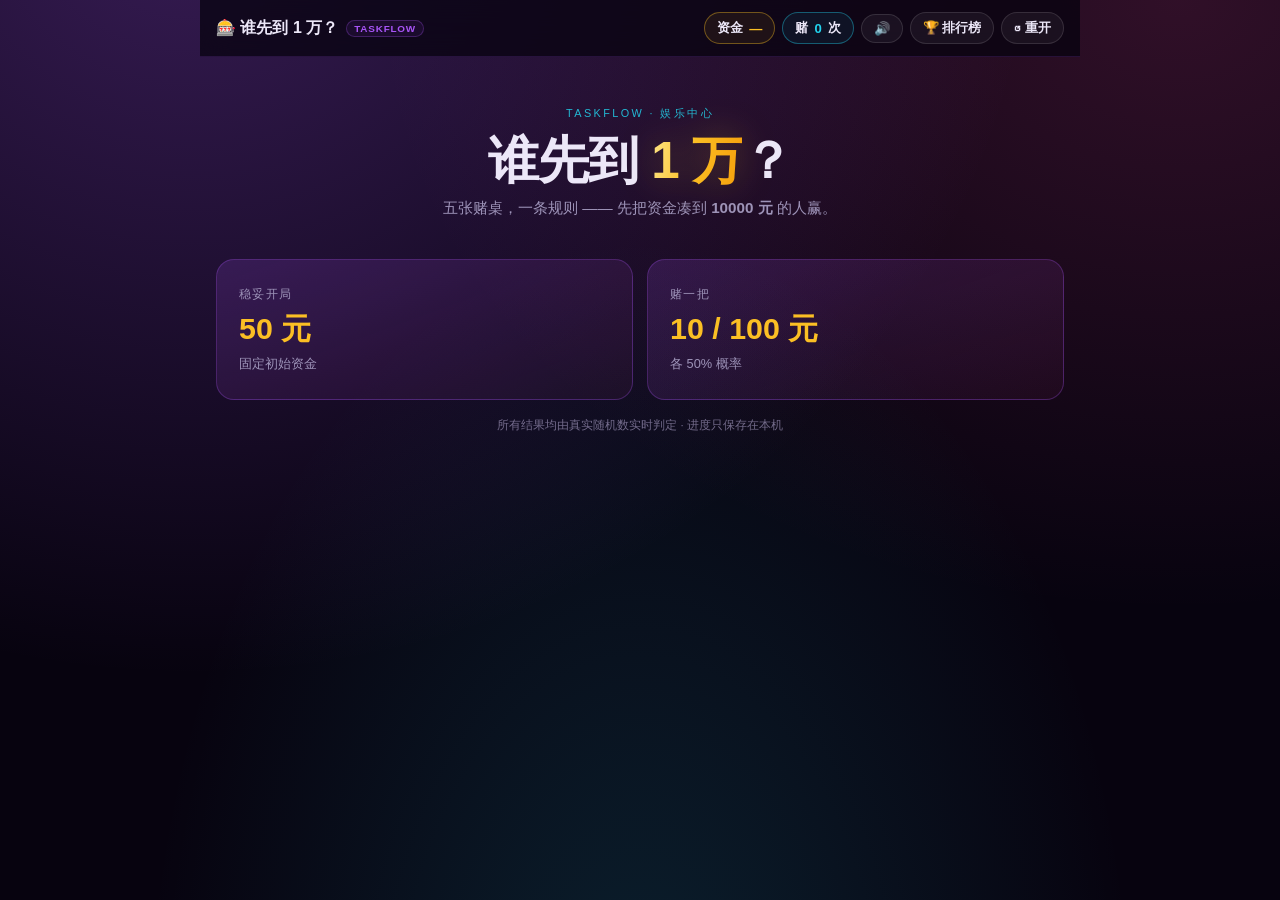
<file: casino.html>
<!DOCTYPE html>
<html lang="zh-CN">
<head>
<meta charset="utf-8">
<meta name="viewport" content="width=device-width, initial-scale=1, viewport-fit=cover">
<meta name="color-scheme" content="dark">
<title>谁先到 1 万？ · TaskFlow</title>
<style>
  /* ============ 基础 ============ */
  :root {
    --bg: #07030f;
    --panel: rgba(24, 13, 45, .78);
    --panel-2: rgba(16, 8, 30, .9);
    --line: rgba(168, 85, 247, .28);
    --line-strong: rgba(168, 85, 247, .55);
    --purple: #a855f7;
    --pink: #ec4899;
    --cyan: #22d3ee;
    --gold: #fbbf24;
    --gold-deep: #f59e0b;
    --danger: #fb7185;
    --text: #ece7f8;
    --muted: #9d93b8;
  }
  *, *::before, *::after { box-sizing: border-box; }
  html, body { margin: 0; padding: 0; }
  body {
    min-height: 100vh;
    color: var(--text);
    font-family: -apple-system, BlinkMacSystemFont, "Segoe UI", "PingFang SC",
                 "Hiragino Sans GB", "Microsoft YaHei", sans-serif;
    -webkit-font-smoothing: antialiased;
    font-size: 16px;
    background:
      radial-gradient(ellipse at 15% -12%, rgba(168, 85, 247, .30), transparent 55%),
      radial-gradient(ellipse at 92% 0%, rgba(236, 72, 153, .18), transparent 48%),
      radial-gradient(ellipse at 50% 118%, rgba(34, 211, 238, .14), transparent 55%),
      var(--bg);
    background-attachment: fixed;
  }
  button, input { font-family: inherit; }
  [hidden] { display: none !important; }
  b { font-weight: 700; }

  .app { max-width: 880px; margin: 0 auto; padding: 0 16px 40px; }

  /* ============ 顶栏 ============ */
  .topbar {
    position: sticky; top: 0; z-index: 30;
    display: flex; align-items: center; justify-content: space-between; gap: 10px;
    flex-wrap: wrap;
    padding: 12px 0 12px;
    margin: 0 -16px 6px;
    padding-left: 16px; padding-right: 16px;
    background: rgba(7, 3, 15, .74);
    backdrop-filter: blur(14px);
    -webkit-backdrop-filter: blur(14px);
    border-bottom: 1px solid rgba(168, 85, 247, .16);
  }
  .brand { display: flex; align-items: center; gap: 8px; font-weight: 800; font-size: 1rem; }
  .brand__bang {
    font-size: .62rem; font-weight: 700; letter-spacing: .08em;
    color: var(--purple); border: 1px solid var(--line);
    padding: 2px 7px; border-radius: 999px; background: rgba(168, 85, 247, .08);
  }
  .wallet { display: flex; align-items: center; gap: 7px; flex-wrap: wrap; }
  .chip {
    display: inline-flex; align-items: center; gap: 6px; white-space: nowrap;
    padding: 6px 12px; border-radius: 999px; font-size: .82rem; font-weight: 600;
    background: rgba(255, 255, 255, .05); border: 1px solid rgba(255, 255, 255, .12);
    color: var(--text);
  }
  .chip--money { border-color: rgba(251, 191, 36, .38); background: rgba(251, 191, 36, .07); }
  .chip--money b { color: var(--gold); font-variant-numeric: tabular-nums; }
  .chip--gambles { border-color: rgba(34, 211, 238, .38); background: rgba(34, 211, 238, .07); }
  .chip--gambles b { color: var(--cyan); font-variant-numeric: tabular-nums; }
  .chip--btn { cursor: pointer; transition: border-color .18s, color .18s, box-shadow .18s; }
  .chip--btn:hover { border-color: var(--line-strong); color: #fff; box-shadow: 0 0 16px rgba(168, 85, 247, .25); }

  /* ============ 屏幕 ============ */
  .screen { animation: fadeUp .32s ease both; }
  @keyframes fadeUp { from { opacity: 0; transform: translateY(8px); } to { opacity: 1; transform: none; } }

  /* ============ 开局 ============ */
  .hero { text-align: center; padding: 44px 8px 22px; }
  .hero__kicker {
    font-size: .68rem; letter-spacing: .22em; color: var(--cyan);
    text-transform: uppercase; opacity: .85;
  }
  .hero__title {
    margin: 12px 0 10px; font-size: clamp(2rem, 8.5vw, 3.2rem);
    line-height: 1.08; letter-spacing: -.02em; font-weight: 900;
  }
  .hero__title .gold {
    background: linear-gradient(100deg, #fde68a, var(--gold) 45%, #f59e0b);
    -webkit-background-clip: text; background-clip: text; color: transparent;
    filter: drop-shadow(0 0 18px rgba(251, 191, 36, .35));
  }
  .hero__desc { margin: 0; color: var(--muted); font-size: .95rem; }
  .start-choices { display: grid; grid-template-columns: 1fr 1fr; gap: 14px; margin-top: 18px; }
  .choice {
    position: relative; overflow: hidden; text-align: left; cursor: pointer;
    display: flex; flex-direction: column; gap: 6px;
    padding: 26px 22px; border-radius: 18px; color: var(--text);
    border: 1px solid var(--line);
    background: linear-gradient(160deg, rgba(168, 85, 247, .17), rgba(236, 72, 153, .05));
    transition: transform .2s, border-color .2s, box-shadow .2s;
  }
  .choice::after {
    content: ""; position: absolute; inset: -40% -60% auto auto; width: 160px; height: 160px;
    background: radial-gradient(circle, rgba(236, 72, 153, .3), transparent 65%);
    pointer-events: none;
  }
  .choice:hover { transform: translateY(-3px); border-color: var(--line-strong); box-shadow: 0 14px 40px rgba(168, 85, 247, .28); }
  .choice:disabled { opacity: .5; cursor: wait; transform: none; }
  .choice__title { font-size: .78rem; letter-spacing: .12em; color: var(--muted); }
  .choice__money { font-size: 1.9rem; font-weight: 900; color: var(--gold); font-variant-numeric: tabular-nums; }
  .choice__desc { font-size: .8rem; color: var(--muted); }
  .fine { text-align: center; color: rgba(157, 147, 184, .7); font-size: .72rem; margin: 18px 0 0; }

  /* ============ 大厅 ============ */
  .bank {
    margin-top: 20px; padding: 26px 22px 22px; text-align: center; border-radius: 22px;
    border: 1px solid var(--line);
    background:
      radial-gradient(ellipse at 50% -30%, rgba(251, 191, 36, .12), transparent 60%),
      linear-gradient(170deg, rgba(35, 18, 62, .9), rgba(14, 7, 26, .9));
    box-shadow: 0 20px 60px rgba(0, 0, 0, .35), inset 0 1px 0 rgba(255, 255, 255, .05);
  }
  .bank__label { font-size: .72rem; letter-spacing: .2em; color: var(--muted); }
  .bank__money {
    margin: 4px 0 2px; font-size: clamp(2.6rem, 11vw, 4rem); font-weight: 900;
    line-height: 1.05; font-variant-numeric: tabular-nums;
    color: var(--gold); text-shadow: 0 0 24px rgba(251, 191, 36, .35);
  }
  .bank__bar { height: 8px; border-radius: 99px; background: rgba(255, 255, 255, .07); overflow: hidden; margin: 16px auto 10px; max-width: 480px; }
  .bank__fill {
    height: 100%; width: 0%; border-radius: 99px;
    background: linear-gradient(90deg, var(--purple), var(--pink) 60%, var(--gold));
    box-shadow: 0 0 14px rgba(236, 72, 153, .7);
    transition: width .45s cubic-bezier(.2, .8, .2, 1);
  }
  .bank__meta { display: flex; flex-wrap: wrap; justify-content: space-between; gap: 4px 14px; max-width: 520px; margin: 0 auto; font-size: .78rem; color: var(--muted); }
  .bank__meta b { color: var(--text); font-variant-numeric: tabular-nums; }
  .bank__meta--center { justify-content: center; }

  /* 资金与赌博次数并排，地位相同 */
  .bank-row { display: grid; grid-template-columns: repeat(2, minmax(0, 1fr)); gap: 12px; margin-top: 20px; }
  .bank-row .bank { margin-top: 0; height: 100%; box-sizing: border-box; padding: 22px 18px 18px; }
  .bank__money--cyan { color: var(--cyan); text-shadow: 0 0 24px rgba(34, 211, 238, .35); }
  .bank__money small { font-size: .34em; font-weight: 700; letter-spacing: .05em; color: var(--muted); text-shadow: none; }
  .bank__fill--cyan { background: linear-gradient(90deg, var(--cyan), var(--purple)); box-shadow: 0 0 14px rgba(34, 211, 238, .6); }
  .bank__fill--cyan.is-over { background: linear-gradient(90deg, var(--pink), #ef4444); box-shadow: 0 0 14px rgba(239, 68, 68, .6); }
  @media (max-width: 640px) { .bank-row { grid-template-columns: 1fr; } }

  .game-grid { display: grid; grid-template-columns: repeat(auto-fit, minmax(248px, 1fr)); gap: 12px; margin-top: 16px; }
  .game-card {
    display: flex; align-items: center; gap: 13px; text-align: left; cursor: pointer;
    padding: 17px 16px; border-radius: 16px; color: var(--text);
    border: 1px solid rgba(255, 255, 255, .09);
    background: linear-gradient(150deg, rgba(255, 255, 255, .055), rgba(255, 255, 255, .015));
    transition: transform .18s, border-color .18s, box-shadow .18s, background .18s;
  }
  .game-card:hover {
    transform: translateY(-2px); border-color: var(--line-strong);
    background: linear-gradient(150deg, rgba(168, 85, 247, .16), rgba(236, 72, 153, .05));
    box-shadow: 0 12px 34px rgba(168, 85, 247, .2);
  }
  .game-card__icon { font-size: 1.9rem; flex: none; }
  .game-card__text { flex: 1; min-width: 0; display: flex; flex-direction: column; gap: 3px; }
  .game-card__title { font-size: 1rem; font-weight: 800; }
  .game-card__desc { font-size: .76rem; color: var(--muted); line-height: 1.45; }
  .game-card__arrow { color: var(--muted); flex: none; transition: color .18s, transform .18s; }
  .game-card:hover .game-card__arrow { color: var(--gold); transform: translateX(2px); }
  .lobby-note { text-align: center; margin-top: 18px; font-size: .74rem; color: rgba(157, 147, 184, .65); }

  /* ============ 游戏通用 ============ */
  .game-head { display: flex; align-items: center; gap: 12px; margin: 18px 0 12px; }
  .game-head h2 { margin: 0; font-size: 1.25rem; font-weight: 800; }
  .back-btn {
    border: 1px solid rgba(255, 255, 255, .13); background: rgba(255, 255, 255, .05);
    color: var(--text); border-radius: 10px; padding: 7px 12px; font-size: .8rem;
    font-weight: 600; cursor: pointer; transition: border-color .18s, color .18s;
  }
  .back-btn:hover { border-color: var(--line-strong); color: #fff; }

  .panel {
    padding: 20px; border-radius: 18px;
    border: 1px solid rgba(255, 255, 255, .09);
    background: linear-gradient(165deg, rgba(255, 255, 255, .045), rgba(255, 255, 255, .012));
    box-shadow: 0 14px 44px rgba(0, 0, 0, .22);
  }
  .rules { font-size: .88rem; line-height: 1.75; color: #cfc7e2; }
  .rules b { color: var(--text); }
  .muted { color: var(--muted); }
  .c-gold { color: var(--gold); }
  .c-danger { color: var(--danger); }
  .c-red { color: #fb7185; }
  .c-black { color: #cbd5e1; }
  .c-yellow { color: #fbbf24; }
  .c-cyan { color: var(--cyan); }

  .btn {
    border: 0; border-radius: 12px; padding: 12px 18px;
    font-size: .92rem; font-weight: 700; cursor: pointer; color: #fff;
    transition: transform .16s, box-shadow .16s, opacity .16s, border-color .16s;
  }
  .btn:hover:not(:disabled) { transform: translateY(-1px); }
  .btn:disabled { opacity: .42; cursor: not-allowed; transform: none; box-shadow: none; }
  .btn--gold {
    background: linear-gradient(135deg, #fcd34d, var(--gold-deep));
    color: #291500; box-shadow: 0 6px 22px rgba(251, 191, 36, .3);
  }
  .btn--gold:hover:not(:disabled) { box-shadow: 0 8px 30px rgba(251, 191, 36, .48); }
  .btn--ghost {
    background: rgba(255, 255, 255, .05); border: 1px solid rgba(255, 255, 255, .16);
    color: #ded7ee; box-shadow: none;
  }
  .btn--ghost:hover:not(:disabled) { border-color: rgba(255, 255, 255, .38); }
  .btn--danger { background: linear-gradient(135deg, #fb7185, #be123c); }
  .btn--purple { background: linear-gradient(135deg, #a855f7, #7c3aed); box-shadow: 0 6px 22px rgba(168, 85, 247, .32); }

  .bet-row { display: flex; align-items: center; gap: 10px; flex-wrap: wrap; margin-top: 16px; }
  .bet-row label { font-size: .82rem; color: var(--muted); }
  .bet-row input {
    width: 130px; padding: 10px 12px; border-radius: 10px; font-size: .95rem;
    font-weight: 700; font-variant-numeric: tabular-nums;
    background: rgba(0, 0, 0, .35); color: var(--gold);
    border: 1px solid rgba(255, 255, 255, .14); outline: none;
  }
  .bet-row input:focus { border-color: var(--line-strong); box-shadow: 0 0 0 3px rgba(168, 85, 247, .16); }
  .bet-row input:disabled { opacity: .45; cursor: not-allowed; }
  .bet-chip:disabled { opacity: .4; cursor: not-allowed; }
  .bet-chips { display: flex; gap: 6px; flex-wrap: wrap; }
  .bet-chip {
    border: 1px solid rgba(255, 255, 255, .14); background: rgba(255, 255, 255, .04);
    color: var(--muted); border-radius: 999px; padding: 5px 11px;
    font-size: .72rem; font-weight: 600; cursor: pointer; transition: .16s;
  }
  .bet-chip:hover { border-color: var(--line-strong); color: #fff; }

  /* ============ 干苦力 ============ */
  .labor-wrap { text-align: center; padding: 8px 0 4px; }
  .labor-btn {
    position: relative; margin: 20px auto 14px; width: 190px; height: 190px; border-radius: 50%;
    border: 2px solid rgba(251, 191, 36, .35); cursor: pointer; color: var(--text);
    display: flex; flex-direction: column; align-items: center; justify-content: center; gap: 2px;
    background:
      radial-gradient(circle at 35% 28%, rgba(251, 191, 36, .2), transparent 55%),
      linear-gradient(160deg, #2a1a4a, #140b26);
    box-shadow: 0 0 40px rgba(168, 85, 247, .18), inset 0 0 30px rgba(0, 0, 0, .5);
    transition: transform .1s, box-shadow .16s, border-color .16s;
    user-select: none; -webkit-user-select: none; -webkit-tap-highlight-color: transparent;
  }
  .labor-btn:hover { border-color: rgba(251, 191, 36, .7); box-shadow: 0 0 60px rgba(251, 191, 36, .22); }
  .labor-btn:active { transform: scale(.96); }
  .labor-btn.is-wipe { animation: wipeShake .12s linear; border-color: var(--danger); box-shadow: 0 0 60px rgba(251, 113, 133, .5); }
  .labor-btn.is-dig .labor-btn__icon { animation: digSwing .32s ease; }
  @keyframes digSwing {
    0% { transform: rotate(0deg) translateY(0); }
    35% { transform: rotate(-20deg) translateY(-4px); }
    70% { transform: rotate(9deg) translateY(1px); }
    100% { transform: rotate(0deg) translateY(0); }
  }
  @keyframes wipeShake {
    0% { transform: translateX(0); } 25% { transform: translateX(-5px); }
    50% { transform: translateX(5px); } 75% { transform: translateX(-3px); } 100% { transform: translateX(0); }
  }
  .labor-btn__icon { font-size: 2.6rem; }
  .labor-btn span { font-size: 1.05rem; font-weight: 800; }
  .labor-btn small { font-size: .74rem; color: var(--gold); }
  .labor-stats { display: flex; justify-content: center; gap: 18px; flex-wrap: wrap; font-size: .8rem; color: var(--muted); min-height: 24px; }
  .labor-stats b { color: var(--text); font-variant-numeric: tabular-nums; }
  .float-num {
    position: absolute; left: 50%; top: 30%; transform: translateX(-50%);
    font-weight: 900; color: var(--gold); pointer-events: none;
    animation: floatUp .8s ease-out forwards; white-space: nowrap;
  }
  .float-num.is-bad { color: var(--danger); }
  @keyframes floatUp {
    from { opacity: 1; transform: translate(-50%, 0) scale(1); }
    to { opacity: 0; transform: translate(-50%, -70px) scale(1.25); }
  }
  .labor-shell { position: relative; }

  /* ============ 埃尔斯伯格（摸球） ============ */
  .ball-stage { display: flex; flex-direction: column; align-items: center; margin: 16px 0 4px; }
  .pit-wrap { position: relative; width: min(100%, 430px); }
  #ballCanvas {
    display: block; width: 100%; height: 236px; border-radius: 24px;
    touch-action: manipulation;
  }
  #ballCanvas.is-shaking { animation: pitShake .1s linear infinite; }
  @keyframes pitShake {
    0% { transform: translate(0, 0) rotate(0deg); }
    25% { transform: translate(-1.5px, 1px) rotate(-.3deg); }
    50% { transform: translate(1px, -1.5px) rotate(.3deg); }
    75% { transform: translate(1.5px, 1px) rotate(-.2deg); }
    100% { transform: translate(0, 0) rotate(0deg); }
  }
  .ball-tray {
    position: relative; width: 92px; height: 46px; margin-top: 2px;
    border-radius: 0 0 32px 32px;
    background: linear-gradient(180deg, rgba(255, 255, 255, .09), rgba(255, 255, 255, .015));
    border: 1px solid rgba(255, 255, 255, .12); border-top: 0;
    box-shadow: inset 0 -10px 20px rgba(0, 0, 0, .5);
  }
  .drawn-ball {
    position: absolute; left: 50%; bottom: -8px; margin-left: -31px;
    width: 62px; height: 62px; border-radius: 50%;
    display: flex; align-items: center; justify-content: center;
    font-size: 1.5rem; opacity: 0;
    border: 2px solid rgba(255, 255, 255, .28);
    box-shadow: 0 10px 26px rgba(0, 0, 0, .5);
  }
  .drawn-ball.is-revealed { opacity: 1; animation: ballPop .45s cubic-bezier(.2, 1.5, .4, 1) both; }
  @keyframes ballPop {
    from { transform: scale(.3) translateY(-46px); opacity: 0; }
    to { transform: scale(1) translateY(0); opacity: 1; }
  }
  .drawn-ball.is-red { background: radial-gradient(circle at 32% 28%, #fda4af, #e11d48 62%, #881337); box-shadow: 0 0 26px rgba(244, 63, 94, .55); }
  .drawn-ball.is-black { background: radial-gradient(circle at 32% 28%, #64748b, #1e293b 62%, #020617); box-shadow: 0 0 26px rgba(148, 163, 184, .3); }
  .drawn-ball.is-yellow { background: radial-gradient(circle at 32% 28%, #fde68a, #f59e0b 62%, #92400e); box-shadow: 0 0 30px rgba(251, 191, 36, .55); }
  .ball-result { min-height: 48px; margin-top: 12px; text-align: center; font-size: .9rem; line-height: 1.6; color: #d8d0ea; }
  .bet-actions { display: flex; gap: 10px; margin-top: 16px; }
  .bet-actions .btn { flex: 1; }
  .btn--red { background: linear-gradient(135deg, #fb7185, #be123c); box-shadow: 0 6px 22px rgba(244, 63, 94, .28); }

  /* ============ 克拉伊奇克（两信封，3D 拆封） ============ */
  .env-stage { display: grid; grid-template-columns: 1fr 1fr; gap: 14px; margin: 20px 0 6px; }
  .envelope {
    position: relative; display: flex; flex-direction: column; align-items: center; gap: 8px;
    padding: 0; border: 0; background: transparent; color: var(--text); font-family: inherit;
    cursor: pointer; opacity: 1; transition: opacity .2s, transform .2s;
  }
  .envelope:hover:not(:disabled) { transform: translateY(-2px); }
  .envelope:disabled { cursor: default; }
  .envelope__scene {
    position: relative; display: block; width: 100%; height: 150px;
    perspective: 640px;
  }
  .envelope__body {
    position: absolute; left: 8%; right: 8%; top: 26%; bottom: 0; z-index: 3;
    border-radius: 8px;
    background: linear-gradient(165deg, #f3e6c8, #d9c49a 55%, #bfa774);
    border: 1px solid rgba(255, 240, 200, .55);
    box-shadow: inset 0 1px 0 rgba(255, 255, 255, .6), 0 10px 24px rgba(0, 0, 0, .4);
  }
  .envelope__body::after {
    content: ""; position: absolute; inset: 0;
    background: linear-gradient(150deg, transparent 49.4%, rgba(150, 120, 70, .25) 50%, transparent 50.6%);
  }
  .envelope__flap {
    position: absolute; left: 8%; right: 8%; top: 26%; height: 42%; z-index: 4;
    border-radius: 8px 8px 0 0;
    background: linear-gradient(180deg, #f7ecd4, #c9ad78);
    clip-path: polygon(0 0, 100% 0, 50% 100%);
    transform-origin: top center;
    transition: transform .45s cubic-bezier(.3, .1, .3, 1);
    filter: drop-shadow(0 3px 3px rgba(70, 45, 10, .3));
  }
  .envelope__card {
    position: absolute; left: 14%; right: 14%; top: 16%; bottom: 8%; z-index: 2;
    display: flex; align-items: center; justify-content: center;
    border-radius: 7px; border: 1px solid #e6d3a8;
    background: linear-gradient(170deg, #fffdf5, #f4e8c9);
    color: #6b4a10; font-weight: 900; font-size: 1.15rem;
    font-variant-numeric: tabular-nums;
    transform: translateY(26%) scale(.94); opacity: 0;
    transition: transform .5s cubic-bezier(.2, .9, .3, 1.2), opacity .35s;
    box-shadow: 0 8px 18px rgba(0, 0, 0, .35);
  }
  .envelope.is-open .envelope__flap { transform: rotateX(178deg); z-index: 1; }
  .envelope.is-open .envelope__card { transform: translateY(-16%) scale(1); opacity: 1; z-index: 5; }
  .envelope__amount { font-size: 1.15rem; font-weight: 900; font-variant-numeric: tabular-nums; }
  .envelope__label { font-size: .82rem; color: var(--muted); }
  .envelope.is-picked .envelope__label { color: var(--gold); font-weight: 700; }
  .envelope.is-picked .envelope__card { box-shadow: 0 0 28px rgba(251, 191, 36, .35); }
  .envelope.is-dim { opacity: .45; }
  .env-status { min-height: 56px; margin-top: 14px; text-align: center; font-size: .88rem; line-height: 1.7; color: #d8d0ea; }
  .env-actions, .door-actions {
    display: flex; gap: 10px; margin-top: 14px; flex-wrap: wrap;
  }
  .env-actions .btn, .door-actions .btn { flex: 1; min-width: 130px; }

  /* ============ 蒙提霍尔（三门，3D 开门） ============ */
  .doors { display: grid; grid-template-columns: repeat(3, 1fr); gap: 10px; margin: 20px 0 6px; }
  .door {
    position: relative; display: flex; flex-direction: column; align-items: center; gap: 7px;
    padding: 0; border: 0; background: transparent; color: var(--text); font-family: inherit;
    cursor: pointer; transition: transform .18s, opacity .2s;
  }
  .door:disabled { cursor: default; }
  .door:hover:not(:disabled) { transform: translateY(-3px); }
  .door__frame {
    position: relative; display: block; width: 100%; height: 152px;
    border-radius: 12px 12px 8px 8px; overflow: hidden;
    background: radial-gradient(circle at 50% 40%, #24123f, #0c0518 70%);
    border: 1px solid rgba(255, 255, 255, .12);
    box-shadow: inset 0 -14px 30px rgba(0, 0, 0, .6);
    perspective: 720px;
  }
  .door__behind {
    position: absolute; inset: 0; display: flex; align-items: center; justify-content: center;
    font-size: 2.7rem; color: var(--muted);
  }
  .door__panel {
    position: absolute; inset: 0; z-index: 2;
    display: flex; align-items: center; justify-content: center;
    background:
      linear-gradient(100deg, rgba(255, 255, 255, .16), transparent 24%),
      linear-gradient(170deg, #5b2f8c, #2c1450 58%, #1a0b31);
    transform-origin: left center;
    transition: transform .6s cubic-bezier(.3, .1, .25, 1), box-shadow .3s;
    box-shadow: inset 0 0 0 1px rgba(255, 255, 255, .1), inset 0 0 30px rgba(0, 0, 0, .45);
  }
  .door__panel::before {
    content: ""; position: absolute; inset: 14px; border-radius: 6px;
    border: 1px solid rgba(255, 255, 255, .13);
    box-shadow: inset 0 0 18px rgba(0, 0, 0, .35);
  }
  .door__num {
    font-size: 2rem; font-weight: 900; color: rgba(255, 255, 255, .85);
    text-shadow: 0 0 18px rgba(168, 85, 247, .6);
  }
  .door__tag { min-height: 1.1em; font-size: .68rem; color: var(--cyan); }
  .door.is-open .door__panel { transform: rotateY(-112deg); box-shadow: -18px 0 30px rgba(0, 0, 0, .65); }
  .door.is-picked .door__frame { border-color: rgba(251, 191, 36, .75); box-shadow: 0 0 26px rgba(251, 191, 36, .22), inset 0 -14px 30px rgba(0, 0, 0, .6); }
  .door.is-picked .door__tag { color: var(--gold); }
  .door.is-prize .door__frame { border-color: rgba(251, 191, 36, .9); box-shadow: 0 0 42px rgba(251, 191, 36, .45), inset 0 -14px 30px rgba(0, 0, 0, .6); }
  .door.is-final::after {
    content: "你的"; position: absolute; top: 8px; right: 8px;
    font-size: .6rem; padding: 2px 6px; border-radius: 999px;
    background: rgba(251, 191, 36, .9); color: #2a1500; font-weight: 800;
  }
  .door-status { min-height: 56px; margin-top: 14px; text-align: center; font-size: .88rem; line-height: 1.7; color: #d8d0ea; }

  /* ============ 圣彼得堡 ============ */
  .tiers { display: grid; grid-template-columns: repeat(3, 1fr); gap: 10px; margin-top: 16px; }
  .tier {
    display: flex; flex-direction: column; align-items: center; gap: 5px; cursor: pointer;
    padding: 16px 10px; border-radius: 14px; color: var(--text); font-family: inherit;
    border: 1px solid rgba(255, 255, 255, .12);
    background: linear-gradient(170deg, rgba(255, 255, 255, .055), rgba(255, 255, 255, .012));
    transition: transform .18s, border-color .18s, box-shadow .18s;
  }
  .tier:hover:not(:disabled) { transform: translateY(-2px); border-color: var(--line-strong); box-shadow: 0 12px 30px rgba(168, 85, 247, .22); }
  .tier:disabled { opacity: .45; cursor: not-allowed; }
  .tier b { font-size: .95rem; color: var(--cyan); }
  .tier span { font-size: 1.05rem; font-weight: 800; color: var(--gold); }
  .tier small { font-size: .66rem; color: var(--muted); }
  .coin-stage { display: flex; flex-direction: column; align-items: center; margin-top: 18px; }
  .coin-scene {
    width: 100%; height: 116px;
    display: flex; align-items: center; justify-content: center;
    perspective: 900px;
  }
  .coin3d {
    position: relative; width: 88px; height: 88px;
    transform-style: preserve-3d; will-change: transform;
    transition: transform .55s cubic-bezier(.2, .7, .25, 1);
  }
  .coin3d__face {
    position: absolute; inset: 0; border-radius: 50%;
    display: flex; align-items: center; justify-content: center;
    font-size: 1.7rem; font-weight: 900; color: #3a2300;
    background: radial-gradient(circle at 34% 28%, #fef3c7, #fbbf24 52%, #b45309);
    border: 3px solid #fde68a;
    box-shadow: 0 0 30px rgba(251, 191, 36, .35), inset 0 -8px 14px rgba(120, 53, 15, .5);
    backface-visibility: hidden; -webkit-backface-visibility: hidden;
  }
  .coin3d__face--back {
    transform: rotateX(180deg);
    background: radial-gradient(circle at 34% 28%, #fde68a, #f59e0b 52%, #7c2d12);
  }
  .flip-log {
    width: 100%; max-width: 420px; margin-top: 14px;
    max-height: 190px; overflow-y: auto;
    padding: 12px 14px; border-radius: 12px;
    background: rgba(0, 0, 0, .28); border: 1px solid rgba(255, 255, 255, .07);
    font-size: .82rem; line-height: 1.7; color: #cfc7e2;
    font-variant-numeric: tabular-nums;
  }
  .flip-log:empty { display: none; }
  .flip-btn { margin-top: 12px; min-width: 150px; letter-spacing: .06em; }
  .flip-line b { color: var(--gold); }
  .flip-result { margin-top: 8px; padding-top: 8px; border-top: 1px dashed rgba(255, 255, 255, .12); }

  /* ============ 特效 ============ */
  .flash { position: fixed; inset: 0; z-index: 160; pointer-events: none; opacity: 0; }
  .flash.is-red { animation: flashRed .65s ease-out; }
  .flash.is-gold { animation: flashGold .9s ease-out; }
  @keyframes flashRed {
    0% { opacity: .9; background: radial-gradient(circle, rgba(244, 63, 94, .6), rgba(120, 0, 20, .92)); }
    100% { opacity: 0; }
  }
  @keyframes flashGold {
    0% { opacity: .8; background: radial-gradient(circle, rgba(251, 191, 36, .55), rgba(120, 70, 0, .85)); }
    100% { opacity: 0; }
  }
  #confetti {
    position: fixed; inset: 0; width: 100%; height: 100%;
    z-index: 150; pointer-events: none;
  }

  /* ============ 排行榜 ============ */
  .board-list { margin-top: 14px; display: flex; flex-direction: column; gap: 6px; }
  .board-row {
    display: grid; grid-template-columns: 44px 1fr auto; align-items: center; gap: 8px;
    padding: 11px 14px; border-radius: 12px;
    background: rgba(255, 255, 255, .035); border: 1px solid rgba(255, 255, 255, .06);
  }
  .board-row.is-self { border-color: rgba(251, 191, 36, .5); background: rgba(251, 191, 36, .07); }
  .board-rank { font-size: .95rem; font-weight: 800; color: var(--muted); text-align: center; }
  .board-name { font-size: .88rem; font-weight: 700; overflow: hidden; text-overflow: ellipsis; white-space: nowrap; }
  .board-name em { font-style: normal; font-size: .64rem; color: var(--gold); border: 1px solid rgba(251, 191, 36, .5); padding: 0 5px; border-radius: 999px; margin-left: 4px; }
  .board-best { font-size: 1rem; font-weight: 900; font-variant-numeric: tabular-nums; }
  .board-sub { grid-column: 2 / -1; font-size: .7rem; color: var(--muted); }
  .board-empty { text-align: center; color: var(--muted); font-size: .82rem; line-height: 1.7; padding: 18px 4px; }

  /* ============ 弹窗 ============ */
  .overlay {
    position: fixed; inset: 0; z-index: 100;
    display: flex; align-items: center; justify-content: center;
    padding: 20px; background: rgba(3, 0, 8, .74);
    backdrop-filter: blur(7px); -webkit-backdrop-filter: blur(7px);
  }
  .modal {
    width: min(430px, 100%); text-align: center; padding: 28px 22px 22px;
    border-radius: 22px; border: 1px solid rgba(168, 85, 247, .45);
    background: linear-gradient(165deg, #1d1036, #110820);
    box-shadow: 0 0 70px rgba(168, 85, 247, .28), 0 30px 80px rgba(0, 0, 0, .6);
    animation: modalPop .26s cubic-bezier(.2, 1.3, .4, 1) both;
  }
  @keyframes modalPop { from { opacity: 0; transform: scale(.9) translateY(10px); } to { opacity: 1; transform: none; } }
  .modal__icon { font-size: 2.6rem; line-height: 1.1; }
  .modal__title { margin: 8px 0 10px; font-size: 1.25rem; font-weight: 900; }
  .modal__body { font-size: .9rem; line-height: 1.75; color: #d8d0ea; }
  .modal__actions { display: flex; gap: 10px; margin-top: 22px; }
  .modal__actions .btn { flex: 1; }

  /* ============ 提示条 ============ */
  .toast {
    position: fixed; left: 50%; bottom: 26px; z-index: 200;
    transform: translate(-50%, 20px); opacity: 0; pointer-events: none;
    padding: 10px 18px; border-radius: 999px;
    background: rgba(24, 13, 45, .96); border: 1px solid var(--line-strong);
    color: var(--text); font-size: .82rem; font-weight: 600;
    box-shadow: 0 10px 30px rgba(0, 0, 0, .5);
    transition: opacity .2s, transform .2s;
  }
  .toast.show { opacity: 1; transform: translate(-50%, 0); }

  @media (max-width: 620px) {
    .start-choices { grid-template-columns: 1fr; }
    .hero { padding-top: 30px; }
    .panel { padding: 16px; }
    .doors { gap: 7px; }
    .door__frame { height: 126px; }
    .tiers { gap: 7px; }
    .tier { padding: 13px 6px; }
    .tier span { font-size: .92rem; }
    .envelope__scene { height: 126px; }
    #ballCanvas { height: 204px; }
    .topbar { padding-top: 9px; padding-bottom: 9px; justify-content: center; }
    .brand { font-size: .92rem; flex: 1 1 100%; justify-content: center; }
    .wallet { flex: 1 1 100%; justify-content: center; }
  }
</style>
</head>
<body>
<div class="app">

  <!-- ===== 顶栏 ===== -->
  <header class="topbar">
    <div class="brand">🎰 谁先到 1 万？ <span class="brand__bang">TASKFLOW</span></div>
    <div class="wallet">
      <span class="chip chip--money">资金 <b id="moneyLabel">—</b></span>
      <span class="chip chip--gambles">赌 <b id="topGambles">0</b> 次</span>
      <button class="chip chip--btn" id="soundBtn" type="button" title="音效开关">🔊</button>
      <button class="chip chip--btn" id="boardBtn" type="button">🏆 排行榜</button>
      <button class="chip chip--btn" id="restartBtn" type="button">↺ 重开</button>
    </div>
  </header>

  <!-- ===== 开局 ===== -->
  <section class="screen" id="screen-start">
    <div class="hero">
      <div class="hero__kicker">TASKFLOW · 娱乐中心</div>
      <h1 class="hero__title">谁先到 <span class="gold">1 万</span>？</h1>
      <p class="hero__desc">五张赌桌，一条规则 —— 先把资金凑到 <b>10000 元</b> 的人赢。</p>
    </div>
    <div class="start-choices">
      <button class="choice" id="startFixed" type="button" disabled>
        <span class="choice__title">稳妥开局</span>
        <span class="choice__money">50 元</span>
        <span class="choice__desc">固定初始资金</span>
      </button>
      <button class="choice" id="startGamble" type="button" disabled>
        <span class="choice__title">赌一把</span>
        <span class="choice__money">10 / 100 元</span>
        <span class="choice__desc">各 50% 概率</span>
      </button>
    </div>
    <p class="fine">所有结果均由真实随机数实时判定 · 进度只保存在本机</p>
  </section>

  <!-- ===== 大厅 ===== -->
  <section class="screen" id="screen-lobby" hidden>
    <div class="bank-row">
      <div class="bank">
        <div class="bank__label">当前资金</div>
        <div class="bank__money" id="lobbyMoney">0</div>
        <div class="bank__bar"><div class="bank__fill" id="lobbyBar"></div></div>
        <div class="bank__meta">
          <span>距离 10000 还差 <b id="lobbyGap">10000</b></span>
          <span>最高纪录 <b id="lobbyBest">0</b></span>
        </div>
      </div>
      <div class="bank bank--gambles">
        <div class="bank__label">本次已赌</div>
        <div class="bank__money bank__money--cyan"><span id="lobbyGambles">0</span><small> 次</small></div>
        <div class="bank__bar"><div class="bank__fill bank__fill--cyan" id="lobbyGambleBar"></div></div>
        <div class="bank__meta bank__meta--center">
          <span id="lobbyGambleRecord">还没到过 1 万</span>
        </div>
      </div>
    </div>
    <div class="game-grid" id="gameGrid">
      <button class="game-card" data-game="labor" type="button">
        <span class="game-card__icon">🪣</span>
        <span class="game-card__text">
          <span class="game-card__title">干苦力</span>
          <span class="game-card__desc">每按一次 +1 元，但有 0.1% 概率被清零</span>
        </span>
        <span class="game-card__arrow">→</span>
      </button>
      <button class="game-card" data-game="balls" type="button">
        <span class="game-card__icon">🎱</span>
        <span class="game-card__text">
          <span class="game-card__title">埃尔斯伯格（摸球）</span>
          <span class="game-card__desc">押红或押黑，押中拿回 4 倍总回报</span>
        </span>
        <span class="game-card__arrow">→</span>
      </button>
      <button class="game-card" data-game="envelope" type="button">
        <span class="game-card__icon">✉️</span>
        <span class="game-card__text">
          <span class="game-card__title">克拉伊奇克（两信封）</span>
          <span class="game-card__desc">交 100 元，开一个信封，换还是不换？</span>
        </span>
        <span class="game-card__arrow">→</span>
      </button>
      <button class="game-card" data-game="doors" type="button">
        <span class="game-card__icon">🚪</span>
        <span class="game-card__text">
          <span class="game-card__title">蒙提霍尔（三门）</span>
          <span class="game-card__desc">三选一，押中翻倍，庄家帮你排除一扇空门</span>
        </span>
        <span class="game-card__arrow">→</span>
      </button>
      <button class="game-card" data-game="petersburg" type="button">
        <span class="game-card__icon">🪙</span>
        <span class="game-card__text">
          <span class="game-card__title">圣彼得堡</span>
          <span class="game-card__desc">抛到正面为止，奖金 8ⁿ / 9ⁿ / 10ⁿ</span>
        </span>
        <span class="game-card__arrow">→</span>
      </button>
    </div>
    <p class="lobby-note">每局结束回到这里 · 资金归零不算输，去干苦力重新攒</p>
  </section>

  <!-- ===== 干苦力 ===== -->
  <section class="screen" id="screen-labor" hidden>
    <div class="game-head">
      <button class="back-btn" data-lobby type="button">← 大厅</button>
      <h2>🪣 干苦力</h2>
    </div>
    <div class="panel labor-wrap">
      <p class="rules">每按一次 <b class="c-gold">+1 元</b>。每次都有 <b class="c-danger">0.1%</b> 的概率被老板发现，当场清空全部资金 —— 而且这一下也不给钱。</p>
      <div class="labor-shell">
        <button class="labor-btn" id="laborBtn" type="button">
          <span class="labor-btn__icon">🪣</span>
          <span>干一下</span>
          <small>+1 元</small>
        </button>
      </div>
      <div class="labor-stats">
        <span>已按 <b id="laborCount">0</b> 次</span>
        <span id="laborLast" class="muted">—</span>
      </div>
    </div>
  </section>

  <!-- ===== 摸球 ===== -->
  <section class="screen" id="screen-balls" hidden>
    <div class="game-head">
      <button class="back-btn" data-lobby type="button">← 大厅</button>
      <h2>🎱 埃尔斯伯格（摸球）</h2>
    </div>
    <div class="panel">
      <p class="rules">池子里一共 100 个球：<b class="c-red">30 个红球</b>，其余都是黑球或黄球，<b>各有多少不公开</b>。押红或押黑，押中拿回 <b class="c-gold">4 倍总回报</b>（押 100 拿回 400）；押错本金归零。</p>
      <div class="ball-stage">
        <div class="pit-wrap">
          <canvas id="ballCanvas" aria-label="抽球机：100 颗球正在滚动"></canvas>
        </div>
        <div class="ball-tray">
          <div class="drawn-ball" id="drawnBall"></div>
        </div>
      </div>
      <div class="ball-result" id="ballResult" aria-live="polite"></div>
      <div class="bet-row">
        <label for="ballBet">押注</label>
        <input type="number" id="ballBet" min="1" max="500" step="1" value="50" inputmode="numeric">
        <div class="bet-chips">
          <button class="bet-chip" data-target="ballBet" data-amount="10" type="button">10</button>
          <button class="bet-chip" data-target="ballBet" data-amount="50" type="button">50</button>
          <button class="bet-chip" data-target="ballBet" data-amount="100" type="button">100</button>
          <button class="bet-chip" data-target="ballBet" data-amount="500" type="button">500</button>
          <button class="bet-chip" data-target="ballBet" data-amount="max" type="button">最多</button>
        </div>
      </div>
      <div class="bet-actions">
        <button class="btn btn--red" id="betRed" type="button">押红 · 4 倍</button>
        <button class="btn btn--ghost" id="betBlack" type="button">押黑 · 4 倍</button>
      </div>
      <p class="fine">单局最多押 500 元</p>
    </div>
  </section>

  <!-- ===== 两信封 ===== -->
  <section class="screen" id="screen-envelope" hidden>
    <div class="game-head">
      <button class="back-btn" data-lobby type="button">← 大厅</button>
      <h2>✉️ 克拉伊奇克（两信封）</h2>
    </div>
    <div class="panel">
      <p class="rules">交 <b class="c-gold">100 元</b> 参与。两个信封里，一个的金额是另一个的 <b>2 倍</b>。先选一个打开看金额，然后决定换不换 —— 最终那个信封里的钱归你。</p>
      <div class="env-stage">
        <button class="envelope" id="env0" type="button" disabled>
          <span class="envelope__scene">
            <span class="envelope__flap"></span>
            <span class="envelope__card"><span class="envelope__amount" id="env0Amount"></span></span>
            <span class="envelope__body"></span>
          </span>
          <span class="envelope__label">信封 A</span>
        </button>
        <button class="envelope" id="env1" type="button" disabled>
          <span class="envelope__scene">
            <span class="envelope__flap"></span>
            <span class="envelope__card"><span class="envelope__amount" id="env1Amount"></span></span>
            <span class="envelope__body"></span>
          </span>
          <span class="envelope__label">信封 B</span>
        </button>
      </div>
      <div class="env-status" id="envStatus" aria-live="polite"></div>
      <div class="env-actions" id="envActions"></div>
    </div>
  </section>

  <!-- ===== 三门 ===== -->
  <section class="screen" id="screen-doors" hidden>
    <div class="game-head">
      <button class="back-btn" data-lobby type="button">← 大厅</button>
      <h2>🚪 蒙提霍尔（三门）</h2>
    </div>
    <div class="panel">
      <p class="rules">三扇门，只有一扇后面有奖励。押一笔钱选一扇门，庄家会打开另外两扇中<b>没有奖励</b>的一扇，然后你可以保持或更换。押中押注翻倍，押错押金归零。</p>
      <div class="doors" id="doors">
        <button class="door" data-door="0" type="button">
          <span class="door__frame">
            <span class="door__behind"></span>
            <span class="door__panel"><span class="door__num">1</span></span>
          </span>
          <span class="door__tag"></span>
        </button>
        <button class="door" data-door="1" type="button">
          <span class="door__frame">
            <span class="door__behind"></span>
            <span class="door__panel"><span class="door__num">2</span></span>
          </span>
          <span class="door__tag"></span>
        </button>
        <button class="door" data-door="2" type="button">
          <span class="door__frame">
            <span class="door__behind"></span>
            <span class="door__panel"><span class="door__num">3</span></span>
          </span>
          <span class="door__tag"></span>
        </button>
      </div>
      <div class="door-status" id="doorStatus" aria-live="polite"></div>
      <div class="bet-row">
        <label for="doorBet">押注</label>
        <input type="number" id="doorBet" min="1" max="2000" step="1" value="100" inputmode="numeric">
        <div class="bet-chips">
          <button class="bet-chip" data-target="doorBet" data-amount="50" type="button">50</button>
          <button class="bet-chip" data-target="doorBet" data-amount="100" type="button">100</button>
          <button class="bet-chip" data-target="doorBet" data-amount="500" type="button">500</button>
          <button class="bet-chip" data-target="doorBet" data-amount="2000" type="button">2000</button>
          <button class="bet-chip" data-target="doorBet" data-amount="max" type="button">最多</button>
        </div>
      </div>
      <div class="door-actions" id="doorActions"></div>
      <p class="fine">单局最多押 2000 元</p>
    </div>
  </section>

  <!-- ===== 圣彼得堡 ===== -->
  <section class="screen" id="screen-petersburg" hidden>
    <div class="game-head">
      <button class="back-btn" data-lobby type="button">← 大厅</button>
      <h2>🪙 圣彼得堡</h2>
    </div>
    <div class="panel">
      <p class="rules">一直抛硬币，<b>直到出现正面</b>为止。选好等级后，点一次「抛一次」就抛一次，抛的次数记为 <b>n</b>，按入场等级发奖金。注意 n 越大奖金越离谱，但概率也越小。</p>
      <div class="tiers">
        <button class="tier" data-tier="0" type="button">
          <b>入场 100 元</b><span>奖金 8ⁿ</span><small>n=3 → 512 元</small>
        </button>
        <button class="tier" data-tier="1" type="button">
          <b>入场 300 元</b><span>奖金 9ⁿ</span><small>n=3 → 729 元</small>
        </button>
        <button class="tier" data-tier="2" type="button">
          <b>入场 500 元</b><span>奖金 10ⁿ</span><small>n=4 → 10000 元</small>
        </button>
      </div>
      <div class="coin-stage">
        <div class="coin-scene">
          <div class="coin3d" id="coin3d">
            <div class="coin3d__face coin3d__face--front">正</div>
            <div class="coin3d__face coin3d__face--back">反</div>
          </div>
        </div>
        <button class="btn btn--gold flip-btn" id="flipBtn" type="button" disabled>抛一次</button>
        <div class="flip-log" id="flipLog" aria-live="polite"></div>
      </div>
    </div>
  </section>

  <!-- ===== 排行榜 ===== -->
  <section class="screen" id="screen-board" hidden>
    <div class="game-head">
      <button class="back-btn" id="boardBack" type="button">← 返回</button>
      <h2>🏆 排行榜</h2>
    </div>
    <div class="panel">
      <p class="rules muted" style="margin:0">按到达 1 万所需的赌博次数排序，越少越强 · 还没到过 1 万的排在最后</p>
      <div class="board-list" id="boardList"></div>
      <div style="display:flex;justify-content:center;margin-top:16px">
        <button class="btn btn--ghost" id="boardRefresh" type="button">刷新</button>
      </div>
    </div>
  </section>

</div>

<!-- ===== 弹窗 ===== -->
<div class="overlay" id="overlay" hidden>
  <div class="modal" role="dialog" aria-modal="true" aria-labelledby="modalTitle">
    <div class="modal__icon" id="modalIcon">🎲</div>
    <h3 class="modal__title" id="modalTitle"></h3>
    <div class="modal__body" id="modalBody"></div>
    <div class="modal__actions" id="modalActions"></div>
  </div>
</div>

<canvas id="confetti" aria-hidden="true"></canvas>
<div class="flash" id="flash" aria-hidden="true"></div>
<div class="toast" id="toast"></div>

<script src="supabase.min.js"></script>
<script src="auth.js?v=3.2"></script>
<script id="casino-app">
(function () {
  'use strict';

  /* ============================================================
     规则常量 —— 调概率/经济只改这里
     ============================================================ */
  const RATES = {
    labor:     { gain: 1, wipeChance: 0.001 },
    balls:     { red: 30, black: 40, yellow: 30, payout: 4, maxBet: 500 },
    envelope:  { fee: 100, min: 50, max: 200, doubleChance: 0.5 },
    doors:     { maxBet: 2000, payout: 2, count: 3 },
    petersburg: [
      { fee: 100, base: 8 },
      { fee: 300, base: 9 },
      { fee: 500, base: 10 }
    ],
    gate:      { wipe: 0.1, stay: 0.8, bonus: 0.1, bonusAmount: 4000, threshold: 1000 },
    target:    10000
  };

  const STORE_PREFIX = 'tf_casino_v1:';
  const GUEST = 'guest';
  const RESTART_PREFIX = 'tf_casino_restarts_v1:';
  const RESTART_LIMIT = 5; // 每人每天的重开机会
  // 创始人账号：无限次重开（用户名或邮箱，大小写不敏感）
  const FOUNDER_ACCOUNTS = ['waynelee', '2810303976@qq.com'];
  const UNLIMITED_RESTARTS = -2; // 服务端返回 -2 = 创始人无限次，不扣次数

  /* ============================================================
     随机数（测试可注入）
     ============================================================ */
  let RAND = Math.random;
  const rnd = () => RAND();
  const randInt = (min, max) => min + Math.floor(rnd() * (max - min + 1));

  /* ============================================================
     纯判定 / 结算函数 —— 每个概率都是当场摇出来的
     ============================================================ */
  function rollLabor() {
    if (rnd() < RATES.labor.wipeChance) return { wiped: true, gain: 0 };
    return { wiped: false, gain: RATES.labor.gain };
  }

  function rollBall() {
    const r = rnd() * 100;
    if (r < RATES.balls.red) return 'red';
    if (r < RATES.balls.red + RATES.balls.black) return 'black';
    return 'yellow';
  }

  // 真·球池：先按 30/40/30 装好 100 个球再洗牌，抽的时候随机抓一个球，
  // 而不是先摇颜色再假装抓球 —— 这样动画和概率是同一件事。
  function makePool() {
    const pool = [];
    let i;
    for (i = 0; i < RATES.balls.red; i += 1) pool.push('red');
    for (i = 0; i < RATES.balls.black; i += 1) pool.push('black');
    for (i = 0; i < RATES.balls.yellow; i += 1) pool.push('yellow');
    for (i = pool.length - 1; i > 0; i -= 1) {
      const j = Math.floor(rnd() * (i + 1));
      const t = pool[i];
      pool[i] = pool[j];
      pool[j] = t;
    }
    return pool;
  }

  // 已开信封只生成偶数金额，保证「另一个是它的 2 倍 / 一半」永远是整数元
  function rollEnvelopeShown() {
    const lo = Math.ceil(RATES.envelope.min / 2);
    const hi = Math.floor(RATES.envelope.max / 2);
    return randInt(lo, hi) * 2;
  }

  function rollEnvelopeOther(shown) {
    return rnd() < RATES.envelope.doubleChance ? shown * 2 : Math.floor(shown / 2);
  }

  function flipCoin() {
    return rnd() < 0.5 ? 'H' : 'T';
  }

  function rollPetersburg(base) {
    let n = 0;
    let head = false;
    const seq = [];
    do {
      n += 1;
      head = rnd() < 0.5;
      seq.push(head ? 'H' : 'T');
    } while (!head && n < 60);
    return { n: n, seq: seq, prize: Math.pow(base, n) };
  }

  function rollGate() {
    const r = rnd();
    if (r < RATES.gate.wipe) return 'wipe';
    if (r < RATES.gate.wipe + RATES.gate.stay) return 'stay';
    return 'bonus';
  }

  function settleBalls(stake, choice, color) {
    return color === choice ? stake * RATES.balls.payout : 0;
  }

  /* ============================================================
     状态
     ============================================================ */
  function freshState() {
    return {
      v: 1,
      money: 0,
      best: 0,
      wins: 0,
      plays: 0,
      gambles: 0,       // 本次开局以来的赌博次数（干苦力不算）
      winGambles: null, // 历史最少用多少次赌博到达 1 万；null = 还没到过
      started: false,
      celebrated: false,
      laborPresses: 0
    };
  }

  function normNum(v, d) {
    const n = Number(v);
    return Number.isFinite(n) && n >= 0 ? Math.round(n) : d;
  }

  function normalize(raw) {
    const s = freshState();
    if (!raw || typeof raw !== 'object') return s;
    s.money = normNum(raw.money, 0);
    s.best = Math.max(normNum(raw.best, 0), s.money);
    s.wins = normNum(raw.wins, 0);
    s.plays = normNum(raw.plays, 0);
    s.gambles = normNum(raw.gambles, 0);
    // 0 次是有效成绩（全靠干苦力到 1 万），所以「没到过」只能用 null 表示
    s.winGambles = raw.winGambles === null || !Number.isFinite(Number(raw.winGambles))
      ? null
      : Math.max(0, Math.round(Number(raw.winGambles)));
    s.started = !!raw.started;
    s.celebrated = !!raw.celebrated;
    s.laborPresses = normNum(raw.laborPresses, 0);
    return s;
  }

  let state = freshState();
  let gameEpoch = 0; // 重开时 +1，让还在飞的旧动画结果作废

  /* ============================================================
     账号 / 存档
     ============================================================ */
  let sb = null;
  let authUser = null;
  let username = null;

  function isFounderIdent(ident) {
    return !!ident && FOUNDER_ACCOUNTS.indexOf(String(ident).trim().toLowerCase()) >= 0;
  }

  // 客户端判断只用于显示和「服务端连不上」时的兜底；
  // 服务端是否无限次以 game_is_founder()（JWT 邮箱）为准，改本地改不出来。
  function isFounder() {
    return isFounderIdent(username) || isFounderIdent(authUser && authUser.email);
  }

  function storeKey() {
    return STORE_PREFIX + (username || GUEST);
  }

  function loadState() {
    try {
      const raw = localStorage.getItem(storeKey());
      if (raw) return normalize(JSON.parse(raw));
    } catch (e) { /* 存档坏了就当新档 */ }
    return freshState();
  }

  function save() {
    try {
      localStorage.setItem(storeKey(), JSON.stringify(state));
    } catch (e) { /* 存储不可用时静默 */ }
    scheduleSync();
  }

  /* ---- 每日重开机会（按账号、按本地日期） ---- */
  function dayKey() {
    const d = new Date();
    const mm = String(d.getMonth() + 1).padStart(2, '0');
    const dd = String(d.getDate()).padStart(2, '0');
    return d.getFullYear() + '-' + mm + '-' + dd;
  }

  function restartKey() {
    return RESTART_PREFIX + (username || GUEST);
  }

  function restartQuota() {
    const today = dayKey();
    let used = 0;
    try {
      const raw = JSON.parse(localStorage.getItem(restartKey()) || 'null');
      // 不是今天的记录一律作废 —— 每天 0 点自动恢复 5 次
      if (raw && raw.day === today) used = normNum(raw.used, 0);
    } catch (e) { /* 存档坏了就当今天还没用过 */ }
    return { day: today, used: Math.min(RESTART_LIMIT, used) };
  }

  function restartsLeft() {
    return Math.max(0, RESTART_LIMIT - restartQuota().used);
  }

  // 扣掉一次重开机会，返回扣完还剩几次
  function consumeRestart() {
    const q = restartQuota();
    q.used = Math.min(RESTART_LIMIT, q.used + 1);
    try {
      localStorage.setItem(restartKey(), JSON.stringify(q));
    } catch (e) { /* 存储不可用时静默 */ }
    return Math.max(0, RESTART_LIMIT - q.used);
  }

  /* ---- 登录账号用服务端次数（跨设备生效） ---- */
  let serverQuotaBroken = false; // 数据库函数没建/表没建时，退回本机次数
  let restartPending = false;

  function isServerQuotaMode() {
    return !!(sb && authUser && !serverQuotaBroken);
  }

  // 网络卡住时别让按钮一直转，最多等 6 秒就退回本机次数
  function rpcWithTimeout(call, ms) {
    return Promise.race([
      call,
      new Promise(function (resolve) {
        setTimeout(function () { resolve({ error: { code: 'TIMEOUT' } }); }, ms || 6000);
      })
    ]);
  }

  async function serverRestartsLeft() {
    if (!isServerQuotaMode()) return null;
    try {
      const res = await rpcWithTimeout(sb.rpc('game_restart_status'));
      if (res.error) {
        const code = res.error.code;
        if (code === 'PGRST202' || code === '42883' || code === '42P01') {
          serverQuotaBroken = true;
          toast('服务端重开限制未启用，暂用本机次数');
        }
        return null;
      }
      const n = Number(res.data);
      if (n === UNLIMITED_RESTARTS) return UNLIMITED_RESTARTS;
      return Number.isFinite(n) ? Math.max(0, Math.min(RESTART_LIMIT, Math.round(n))) : null;
    } catch (e) {
      return null;
    }
  }

  // 成功时返回扣完剩余次数（0~4）；-1 = 今天已用完；null = 服务端不可用
  async function consumeServerRestart() {
    try {
      const res = await rpcWithTimeout(sb.rpc('game_restart_consume'));
      if (res.error) {
        const code = res.error.code;
        if (code === 'PGRST202' || code === '42883' || code === '42P01') serverQuotaBroken = true;
        return null;
      }
      const n = Number(res.data);
      return Number.isFinite(n) ? Math.round(n) : null;
    } catch (e) {
      return null;
    }
  }

  async function initAuth() {
    try {
      // auth.js 用 `const Auth = ...` 声明，它是全局词法绑定，不挂在 window 上
      const api = (typeof Auth !== 'undefined') ? Auth : (window.Auth || null);
      if (!api || typeof api.getClient !== 'function') return;
      sb = api.getClient();
      const res = await sb.auth.getSession();
      const session = res && res.data && res.data.session;
      if (!session || !session.user) return;
      authUser = session.user;
      const meta = authUser.user_metadata || {};
      username = meta.username || authUser.email || null;
      if (!username) {
        try { username = await api.getUsername(); } catch (e) { /* 忽略 */ }
      }
    } catch (e) {
      sb = null;
      authUser = null;
      username = null;
    }
  }

  let syncTimer = null;

  function scheduleSync() {
    if (!sb || !authUser) return;
    clearTimeout(syncTimer);
    syncTimer = setTimeout(syncScore, 1200);
  }

  async function syncScore() {
    if (!sb || !authUser) return;
    const row = {
      user_id: authUser.id,
      username: username || '匿名',
      money: Math.round(state.money),
      best_money: Math.round(state.best),
      wins: state.wins,
      plays: state.plays,
      win_gambles: state.winGambles === null ? null : state.winGambles,
      updated_at: new Date().toISOString()
    };
    try {
      const res = await sb.from('game_scores').upsert(row, { onConflict: 'user_id' });
      if (res && res.error) throw res.error;
    } catch (e) {
      // 老表还没加 win_gambles 列时，退回旧字段同步，别把整条成绩弄丢
      try {
        delete row.win_gambles;
        await sb.from('game_scores').upsert(row, { onConflict: 'user_id' });
      } catch (e2) { /* 离线 / 表未建时静默，成绩仍存在本机 */ }
    }
  }

  /* ============================================================
     小工具
     ============================================================ */
  const $ = (sel) => document.querySelector(sel);
  const $$ = (sel) => Array.prototype.slice.call(document.querySelectorAll(sel));

  function fmt(n) {
    const v = Number(n);
    if (!Number.isFinite(v)) return '0';
    return Math.round(v).toLocaleString('zh-CN');
  }

  function escapeHtml(s) {
    return String(s == null ? '' : s).replace(/[&<>"']/g, function (c) {
      return { '&': '&amp;', '<': '&lt;', '>': '&gt;', '"': '&quot;', "'": '&#39;' }[c];
    });
  }

  let toastTimer = null;
  function toast(msg) {
    const el = $('#toast');
    if (!el) return;
    el.textContent = msg;
    el.classList.add('show');
    clearTimeout(toastTimer);
    toastTimer = setTimeout(function () { el.classList.remove('show'); }, 1800);
  }

  /* ============================================================
     音效 —— 全部用 WebAudio 现场合成，不依赖任何音频文件
     ============================================================ */
  const Sfx = (() => {
    let ctx = null;
    let noiseBuf = null;
    let enabled = true;
    try { enabled = localStorage.getItem('tf_casino_sound') !== '0'; } catch (e) { /* 隐私模式 */ }

    function ac() {
      if (!enabled) return null;
      const AC = window.AudioContext || window.webkitAudioContext;
      if (!AC) return null;
      if (!ctx) {
        try { ctx = new AC(); } catch (e) { return null; }
      }
      if (ctx.state === 'suspended') { try { ctx.resume(); } catch (e) { /* ignore */ } }
      return ctx;
    }

    function noise(a) {
      if (noiseBuf) return noiseBuf;
      const len = Math.floor(a.sampleRate * 0.7);
      noiseBuf = a.createBuffer(1, len, a.sampleRate);
      const d = noiseBuf.getChannelData(0);
      for (let i = 0; i < len; i += 1) d[i] = Math.random() * 2 - 1;
      return noiseBuf;
    }

    function tone(freq, dur, type, vol, slideTo, delay) {
      const a = ac();
      if (!a) return;
      const t0 = a.currentTime + (delay || 0);
      const o = a.createOscillator();
      const g = a.createGain();
      o.type = type || 'sine';
      o.frequency.setValueAtTime(freq, t0);
      if (slideTo) o.frequency.exponentialRampToValueAtTime(Math.max(1, slideTo), t0 + dur);
      g.gain.setValueAtTime(0.0001, t0);
      g.gain.exponentialRampToValueAtTime(Math.max(0.0002, vol || 0.04), t0 + 0.012);
      g.gain.exponentialRampToValueAtTime(0.0001, t0 + dur);
      o.connect(g);
      g.connect(a.destination);
      o.start(t0);
      o.stop(t0 + dur + 0.03);
    }

    function burst(dur, vol, type, freq, delay) {
      const a = ac();
      if (!a) return;
      const t0 = a.currentTime + (delay || 0);
      const src = a.createBufferSource();
      src.buffer = noise(a);
      const f = a.createBiquadFilter();
      f.type = type || 'lowpass';
      f.frequency.setValueAtTime(freq || 900, t0);
      const g = a.createGain();
      g.gain.setValueAtTime(0.0001, t0);
      g.gain.exponentialRampToValueAtTime(Math.max(0.0002, vol || 0.04), t0 + 0.01);
      g.gain.exponentialRampToValueAtTime(0.0001, t0 + dur);
      src.connect(f);
      f.connect(g);
      g.connect(a.destination);
      src.start(t0);
      src.stop(t0 + dur + 0.03);
    }

    return {
      unlock: function () { ac(); },
      isEnabled: function () { return enabled; },
      setEnabled: function (v) {
        enabled = !!v;
        try { localStorage.setItem('tf_casino_sound', enabled ? '1' : '0'); } catch (e) { /* ignore */ }
        if (enabled) ac();
        return enabled;
      },
      click: function () { tone(880, 0.04, 'square', 0.022); },
      chip: function () { tone(1180, 0.05, 'triangle', 0.035); tone(1560, 0.045, 'triangle', 0.022, 0, 0.04); },
      ballShake: function () { burst(0.6, 0.055, 'bandpass', 1400); tone(90, 0.5, 'sine', 0.018, 60); },
      ballLift: function () { tone(360, 0.34, 'sine', 0.04, 900); burst(0.2, 0.025, 'highpass', 1800, 0.1); },
      ballDrop: function () { tone(250, 0.16, 'sine', 0.09, 90); burst(0.07, 0.045, 'lowpass', 500); },
      win: function () {
        [523, 659, 784, 1047].forEach(function (f, i) { tone(f, 0.16, 'sine', 0.06, 0, i * 0.08); });
      },
      bigWin: function () {
        [523, 659, 784, 1047, 1319].forEach(function (f, i) { tone(f, 0.2, 'sine', 0.07, 0, i * 0.09); });
        burst(0.5, 0.05, 'highpass', 2200, 0.2);
      },
      lose: function () {
        tone(240, 0.3, 'sawtooth', 0.03, 110);
        tone(160, 0.4, 'sine', 0.045, 80, 0.04);
      },
      coinFlip: function (quick) { tone(quick ? 1800 : 1500, 0.03, 'square', 0.016, 1100); },
      coinLand: function () { tone(920, 0.16, 'triangle', 0.045); tone(1380, 0.12, 'sine', 0.028, 0, 0.02); },
      door: function () { tone(150, 0.5, 'sawtooth', 0.028, 70); burst(0.4, 0.018, 'lowpass', 380); },
      envelope: function () { burst(0.2, 0.045, 'highpass', 2600); tone(600, 0.08, 'triangle', 0.026, 900, 0.05); },
      gate: function () { tone(70, 0.9, 'sine', 0.05, 55); tone(140, 0.5, 'sine', 0.026, 90, 0.1); },
      jackpot: function () {
        [523, 659, 784, 1047, 1319, 1568].forEach(function (f, i) { tone(f, 0.22, 'sine', 0.07, 0, i * 0.1); });
        burst(0.8, 0.045, 'highpass', 2600, 0.3);
      }
    };
  })();

  function haptic(ms) {
    try {
      if (navigator.vibrate) navigator.vibrate(ms || 10);
    } catch (e) { /* 桌面上没有振动 */ }
  }

  function flashScreen(kind) {
    const el = $('#flash');
    if (!el) return;
    el.className = 'flash';
    void el.offsetWidth;
    el.classList.add(kind === 'red' ? 'is-red' : 'is-gold');
    setTimeout(function () { el.className = 'flash'; }, 1050);
  }

  function celebrate() {
    const cv = $('#confetti');
    if (!cv) return;
    const c = cv.getContext('2d');
    if (!c) return;
    const ratio = Math.min(2, window.devicePixelRatio || 1);
    cv.width = Math.round(window.innerWidth * ratio);
    cv.height = Math.round(window.innerHeight * ratio);
    const colors = ['#fbbf24', '#a855f7', '#ec4899', '#22d3ee', '#fcd34d', '#f472b6'];
    const parts = [];
    for (let i = 0; i < 170; i += 1) {
      parts.push({
        x: rnd() * window.innerWidth,
        y: -20 - rnd() * window.innerHeight * 0.45,
        vx: (rnd() - 0.5) * 2.4,
        vy: 2 + rnd() * 3.4,
        w: 4 + rnd() * 6,
        h: 7 + rnd() * 8,
        rot: rnd() * Math.PI * 2,
        vr: (rnd() - 0.5) * 0.3,
        c: colors[Math.floor(rnd() * colors.length)]
      });
    }
    const start = performance.now();
    function frame(t) {
      c.clearRect(0, 0, cv.width, cv.height);
      c.save();
      c.scale(ratio, ratio);
      for (let i = 0; i < parts.length; i += 1) {
        const p = parts[i];
        p.x += p.vx;
        p.y += p.vy;
        p.vy += 0.035;
        p.rot += p.vr;
        c.save();
        c.translate(p.x, p.y);
        c.rotate(p.rot);
        c.fillStyle = p.c;
        c.fillRect(-p.w / 2, -p.h / 2, p.w, p.h);
        c.restore();
      }
      c.restore();
      if (t - start < 4200) requestAnimationFrame(frame);
      else c.clearRect(0, 0, cv.width, cv.height);
    }
    requestAnimationFrame(frame);
  }

  /* ============================================================
     球池物理（Canvas）：重、碰撞、气泵、出口
     ============================================================ */
  const Pit = (() => {
    const R = 8.5;
    const COUNT = RATES.balls.red + RATES.balls.black + RATES.balls.yellow;
    const MAX_DT = 2.2;
    let canvas = null;
    let ctx = null;
    let W = 380;
    let H = 236;
    let dpr = 1;
    let bounds = { l: 18, r: 362, t: 18, b: 218 };
    let balls = [];
    let sprite = null;
    let raf = 0;
    let running = false;
    let lastT = 0;
    let calm = 0;
    let phase = 'idle'; // idle | shake | lift
    let shakeEnd = 0;
    let flying = null;
    let timers = [];
    let listening = false;
    let reduce = false;
    try {
      reduce = !!(window.matchMedia && window.matchMedia('(prefers-reduced-motion: reduce)').matches);
    } catch (e) { /* ignore */ }

    function later(fn, ms) {
      const id = setTimeout(function () {
        timers = timers.filter(function (t) { return t !== id; });
        fn();
      }, ms);
      timers.push(id);
      return id;
    }
    function clearTimers() {
      timers.forEach(function (id) { clearTimeout(id); });
      timers = [];
    }

    function newBall() {
      return {
        x: bounds.l + rnd() * Math.max(1, bounds.r - bounds.l),
        y: bounds.t + rnd() * Math.max(1, bounds.b - bounds.t),
        vx: (rnd() - 0.5) * 2,
        vy: 0,
        color: 'red',
        r: R
      };
    }

    function ensureFull() {
      while (balls.length < COUNT) balls.push(newBall());
      if (balls.length > COUNT) balls.length = COUNT;
    }

    function rr(c, x, y, w, h, r) {
      c.beginPath();
      c.moveTo(x + r, y);
      c.arcTo(x + w, y, x + w, y + h, r);
      c.arcTo(x + w, y + h, x, y + h, r);
      c.arcTo(x, y + h, x, y, r);
      c.arcTo(x, y, x + w, y, r);
      c.closePath();
    }

    function makeSprite() {
      if (!document.createElement) return;
      const px = Math.max(2, Math.ceil(R * 2 * dpr));
      sprite = document.createElement('canvas');
      sprite.width = px;
      sprite.height = px;
      const c = sprite.getContext('2d');
      const cx = px / 2;
      const rad = px / 2;
      const g = c.createRadialGradient(
        cx - rad * 0.36, cx - rad * 0.4, rad * 0.08,
        cx, cx, rad
      );
      g.addColorStop(0, '#f3eeff');
      g.addColorStop(0.22, '#cbb8f4');
      g.addColorStop(0.55, '#8a63d2');
      g.addColorStop(0.82, '#4c2a8f');
      g.addColorStop(1, '#241046');
      c.beginPath();
      c.arc(cx, cx, rad, 0, Math.PI * 2);
      c.fillStyle = g;
      c.fill();
      c.beginPath();
      c.arc(cx - rad * 0.32, cx - rad * 0.38, rad * 0.2, 0, Math.PI * 2);
      c.fillStyle = 'rgba(255,255,255,.72)';
      c.fill();
      c.beginPath();
      c.arc(cx + rad * 0.34, cx + rad * 0.4, rad * 0.5, 0, Math.PI * 2);
      c.fillStyle = 'rgba(20,6,45,.16)';
      c.fill();
    }

    function resize() {
      if (!canvas || !ctx) return;
      const rect = canvas.getBoundingClientRect();
      const w = Math.round(rect.width) || 380;
      const h = Math.round(rect.height) || 236;
      dpr = Math.min(2, window.devicePixelRatio || 1);
      W = Math.max(240, w);
      H = Math.max(170, h);
      if (canvas.width !== Math.round(W * dpr) || canvas.height !== Math.round(H * dpr)) {
        canvas.width = Math.round(W * dpr);
        canvas.height = Math.round(H * dpr);
      }
      const pad = 12;
      bounds = { l: pad + R, r: W - pad - R, t: pad + R, b: H - pad - R };
      for (let i = 0; i < balls.length; i += 1) {
        const b = balls[i];
        b.x = Math.min(bounds.r, Math.max(bounds.l, b.x));
        b.y = Math.min(bounds.b, Math.max(bounds.t, b.y));
      }
      makeSprite();
      draw();
    }

    function drawDrum() {
      const g = ctx.createLinearGradient(0, 0, 0, H);
      g.addColorStop(0, 'rgba(30,16,58,.94)');
      g.addColorStop(0.55, 'rgba(16,7,32,.96)');
      g.addColorStop(1, 'rgba(7,2,16,.98)');
      rr(ctx, 3, 3, W - 6, H - 6, 26);
      ctx.fillStyle = g;
      ctx.fill();
      ctx.lineWidth = 1.5;
      ctx.strokeStyle = 'rgba(168,85,247,.5)';
      ctx.stroke();

      // 内壁阴影
      ctx.save();
      rr(ctx, 3, 3, W - 6, H - 6, 26);
      ctx.clip();
      const v = ctx.createRadialGradient(W / 2, H * 0.42, H * 0.1, W / 2, H * 0.45, H * 0.85);
      v.addColorStop(0, 'rgba(168,85,247,.08)');
      v.addColorStop(1, 'rgba(0,0,0,.55)');
      ctx.fillStyle = v;
      ctx.fillRect(0, 0, W, H);
      ctx.restore();

      // 顶部出口
      rr(ctx, W / 2 - 30, -6, 60, 20, 9);
      ctx.fillStyle = 'rgba(6,2,14,1)';
      ctx.fill();
      ctx.lineWidth = 1.2;
      ctx.strokeStyle = 'rgba(251,191,36,.55)';
      ctx.stroke();
    }

    function drawGlass() {
      ctx.save();
      rr(ctx, 3, 3, W - 6, H - 6, 26);
      ctx.clip();
      const g = ctx.createLinearGradient(0, 0, W, H);
      g.addColorStop(0, 'rgba(255,255,255,.055)');
      g.addColorStop(0.4, 'rgba(255,255,255,.012)');
      g.addColorStop(1, 'rgba(255,255,255,.04)');
      ctx.fillStyle = g;
      ctx.fillRect(0, 0, W, H);
      ctx.beginPath();
      ctx.ellipse(W * 0.32, H * 0.07, W * 0.26, 16, -0.22, 0, Math.PI * 2);
      ctx.fillStyle = 'rgba(255,255,255,.05)';
      ctx.fill();
      ctx.restore();
    }

    function drawBallAt(x, y, glow) {
      if (!sprite) return;
      if (glow) {
        ctx.save();
        ctx.beginPath();
        ctx.arc(x, y, R + 4, 0, Math.PI * 2);
        ctx.fillStyle = 'rgba(251,191,36,.18)';
        ctx.fill();
        ctx.restore();
      }
      ctx.drawImage(sprite, x - R, y - R, R * 2, R * 2);
    }

    function drawFlying() {
      if (!flying) return;
      const p = flying.t < 1 ? flying.t : 1;
      const e = p < 0.5 ? 2 * p * p : 1 - Math.pow(-2 * p + 2, 2) / 2;
      const x = flying.x0 + (W / 2 - flying.x0) * e;
      const y = flying.y0 + (6 - flying.y0) * e - Math.sin(e * Math.PI) * 22;
      drawBallAt(x, y, true);
      // 拖尾
      ctx.beginPath();
      ctx.moveTo(flying.x0, flying.y0);
      ctx.quadraticCurveTo(x, y, x, y);
      ctx.strokeStyle = 'rgba(251,191,36,.14)';
      ctx.lineWidth = 2;
      ctx.stroke();
    }

    function draw() {
      if (!ctx) return;
      ctx.setTransform(dpr, 0, 0, dpr, 0, 0);
      ctx.clearRect(0, 0, W, H);
      drawDrum();
      for (let i = 0; i < balls.length; i += 1) {
        drawBallAt(balls[i].x, balls[i].y, false);
      }
      drawFlying();
      drawGlass();
    }

    function step(dt) {
      const now = performance.now();
      const shaking = phase === 'shake' && now < shakeEnd;
      const g = 0.5 * dt;
      const damp = Math.pow(0.993, dt);
      let i;
      let j;
      for (i = 0; i < balls.length; i += 1) {
        const b = balls[i];
        if (shaking && rnd() < 0.12) {
          b.vy -= (2.4 + rnd() * 3.2) * dt;
          b.vx += (rnd() - 0.5) * 2.4 * dt;
        }
        b.vy += g;
        b.vx *= damp;
        b.vy *= damp;
        b.x += b.vx * dt;
        b.y += b.vy * dt;
        if (b.x < bounds.l) { b.x = bounds.l; b.vx = Math.abs(b.vx) * 0.55; }
        else if (b.x > bounds.r) { b.x = bounds.r; b.vx = -Math.abs(b.vx) * 0.55; }
        if (b.y < bounds.t) { b.y = bounds.t; b.vy = Math.abs(b.vy) * 0.4; }
        else if (b.y > bounds.b) {
          b.y = bounds.b;
          if (b.vy > 0.25) b.vy = -b.vy * 0.34;
          else b.vy = 0;
          b.vx *= 0.93;
        }
      }
      const min = R * 2;
      for (i = 0; i < balls.length; i += 1) {
        const a = balls[i];
        for (j = i + 1; j < balls.length; j += 1) {
          const b = balls[j];
          let dx = b.x - a.x;
          let dy = b.y - a.y;
          if (dx > min || dx < -min || dy > min || dy < -min) continue;
          const d2 = dx * dx + dy * dy;
          if (d2 >= min * min) continue;
          if (d2 < 0.0001) {
            dx = (rnd() - 0.5) * 0.4;
            dy = (rnd() - 0.5) * 0.4;
          }
          const d = Math.sqrt(dx * dx + dy * dy) || 0.01;
          const nx = dx / d;
          const ny = dy / d;
          const overlap = (min - d) / 2;
          a.x -= nx * overlap;
          a.y -= ny * overlap;
          b.x += nx * overlap;
          b.y += ny * overlap;
          const rel = (b.vx - a.vx) * nx + (b.vy - a.vy) * ny;
          if (rel < 0) {
            const imp = -(1 + 0.32) * rel / 2;
            a.vx -= imp * nx;
            a.vy -= imp * ny;
            b.vx += imp * nx;
            b.vy += imp * ny;
          }
        }
      }
      // 碰撞可能把球挤出边界，收一下
      for (i = 0; i < balls.length; i += 1) {
        const b = balls[i];
        if (b.x < bounds.l) b.x = bounds.l;
        else if (b.x > bounds.r) b.x = bounds.r;
        if (b.y < bounds.t) b.y = bounds.t;
        else if (b.y > bounds.b) b.y = bounds.b;
      }
    }

    function loop(t) {
      if (!running) return;
      const dt = Math.min(MAX_DT, lastT ? (t - lastT) / 16.667 : 1) || 1;
      lastT = t;
      if (flying) {
        flying.t += dt / 34;
        if (flying.t >= 1) flying.t = 1;
      }
      step(dt);
      draw();

      // 球都静下来后就停掉 rAF，省电；下次抽球或缩放再唤醒
      if (phase === 'idle' && !flying) {
        let maxV = 0;
        for (let i = 0; i < balls.length; i += 1) {
          const v = Math.abs(balls[i].vx) + Math.abs(balls[i].vy);
          if (v > maxV) maxV = v;
        }
        if (maxV < 0.12) {
          calm += 1;
          if (calm >= 36) { running = false; raf = 0; return; }
        } else {
          calm = 0;
        }
      } else {
        calm = 0;
      }
      raf = requestAnimationFrame(loop);
    }

    function start() {
      if (running) return;
      running = true;
      lastT = 0;
      calm = 0;
      raf = requestAnimationFrame(loop);
    }

    function stop() {
      running = false;
      if (raf) cancelAnimationFrame(raf);
      raf = 0;
    }

    function spawn() {
      balls = [];
      for (let i = 0; i < COUNT; i += 1) balls.push(newBall());
      for (let k = 0; k < 90; k += 1) step(1);
      draw();
    }

    function mount(el) {
      if (el) canvas = el;
      if (!canvas) return;
      ctx = canvas.getContext('2d');
      if (!ctx) return;
      resize();
      if (!balls.length) spawn();
      start();
      if (!listening) {
        listening = true;
        window.addEventListener('resize', function () {
          if (canvas && canvas.getBoundingClientRect().width > 0) resize();
        });
      }
    }

    function reset() {
      if (phase !== 'idle') return;
      clearTimers();
      flying = null;
      if (canvas) canvas.classList.remove('is-shaking');
      if (!ctx) return;
      ensureFull();
      draw();
    }

    // 重开时用：不管抽到哪一步都直接取消，旧结果不再结算
    function abort() {
      clearTimers();
      phase = 'idle';
      flying = null;
      if (canvas) canvas.classList.remove('is-shaking');
      if (!ctx) return;
      ensureFull();
      draw();
    }

    function isIdle() {
      return phase === 'idle';
    }

    function beginDraw(cb) {
      if (phase !== 'idle') return false;
      ensureFull();
      const pool = makePool();
      for (let i = 0; i < balls.length && i < pool.length; i += 1) balls[i].color = pool[i];

      const idx = randInt(0, balls.length - 1);
      const picked = balls[idx];
      const color = picked.color;

      if (reduce) {
        balls.splice(idx, 1);
        draw();
        later(function () { phase = 'idle'; if (cb) cb(color); }, 260);
        return true;
      }

      start();
      phase = 'shake';
      shakeEnd = performance.now() + 700;
      if (canvas) canvas.classList.add('is-shaking');
      Sfx.ballShake();

      later(function () {
        if (canvas) canvas.classList.remove('is-shaking');
        const at = balls.indexOf(picked);
        if (at >= 0) balls.splice(at, 1);
        flying = { x0: picked.x, y0: picked.y, t: 0 };
        phase = 'lift';
        Sfx.ballLift();
        later(function () {
          flying = null;
          phase = 'idle';
          Sfx.ballDrop();
          if (cb) cb(color);
        }, 600);
      }, 700);
      return true;
    }

    return {
      mount: mount,
      reset: reset,
      abort: abort,
      isIdle: isIdle,
      beginDraw: beginDraw,
      stop: stop
    };
  })();

  /* ============================================================
     弹窗队列（一次只显示一个，按顺序排队）
     ============================================================ */
  let modalOpen = false;
  const modalQueue = [];

  function queueModal(cfg) {
    modalQueue.push(cfg);
    if (!modalOpen) openNextModal();
  }

  function openNextModal() {
    if (!modalQueue.length) {
      modalOpen = false;
      $('#overlay').hidden = true;
      return;
    }
    const cfg = modalQueue.shift();
    modalOpen = true;
    $('#overlay').hidden = false;
    $('#modalIcon').textContent = cfg.icon || '🎲';
    $('#modalTitle').textContent = cfg.title || '';
    $('#modalBody').innerHTML = cfg.body || '';
    const actionsEl = $('#modalActions');
    actionsEl.innerHTML = '';
    (cfg.actions || [{ label: '知道了', style: 'btn--gold' }]).forEach(function (a) {
      const b = document.createElement('button');
      b.type = 'button';
      b.className = 'btn ' + (a.style || 'btn--ghost');
      b.textContent = a.label;
      b.onclick = function () {
        $('#overlay').hidden = true;
        modalOpen = false;
        if (typeof a.onClick === 'function') a.onClick();
        // 如果 onClick 里已经弹了新弹窗，就别再把它关掉
        if (!modalOpen) openNextModal();
      };
      actionsEl.appendChild(b);
    });
  }

  /* ============================================================
     资金与里程碑
     ============================================================ */
  function setBest() {
    if (state.money > state.best) state.best = state.money;
  }

  // 每个动作都计数：干苦力按一次算 1 次，各赌桌每局/每次入场算 1 次
  function recordGamble() {
    state.gambles += 1;
  }

  // 记录一次到达 1 万，保留历史上最少的赌博次数；返回是否刷新纪录
  function noteWin(gambles) {
    const isRecord = state.winGambles === null || gambles < state.winGambles;
    if (isRecord) state.winGambles = gambles;
    return isRecord;
  }

  function checkMilestones(prev) {
    if (state.money < RATES.target) state.celebrated = false;

    if (prev < RATES.gate.threshold && state.money >= RATES.gate.threshold) {
      openGate();
      return;
    }
    checkVictory();
  }

  function checkVictory() {
    if (state.money >= RATES.target && !state.celebrated) {
      state.celebrated = true;
      state.wins += 1;
      const gambles = state.gambles;
      const isRecord = noteWin(gambles);
      save();
      Sfx.jackpot();
      flashScreen('gold');
      celebrate();
      queueModal({
        icon: '🏆',
        title: '你赢了！',
        body: '资金达到 <b class="c-gold">' + fmt(state.money) + ' 元</b>，先到 1 万。<br>' +
              '本次一共赌博 <b class="c-gold">' + fmt(gambles) + ' 次</b>。' +
              (isRecord && state.wins > 1
                ? '<br><span class="muted">新的最少纪录！</span>'
                : ''),
        actions: [
          { label: '继续游玩', style: 'btn--ghost' },
          { label: '重新开始', style: 'btn--gold', onClick: askRestart }
        ]
      });
    }
  }

  function openGate() {
    Sfx.gate();
    queueModal({
      icon: '🎲',
      title: '1000 元关卡',
      body: '资金第一次达到 <b class="c-gold">1000 元</b>。<br>要不要拿全部资金赌一把？<br><br>' +
            '<span class="muted">10% 全部清零 · 80% 保持原样 · 10% 白拿 4000 元</span>',
      actions: [
        { label: '不赌了', style: 'btn--ghost', onClick: checkVictory },
        { label: '赌一把', style: 'btn--gold', onClick: resolveGate }
      ]
    });
  }

  function resolveGate() {
    recordGamble();
    const r = rollGate();
    let icon = '🎲';
    let msg;

    if (r === 'wipe') {
      state.money = 0;
      icon = '💀';
      msg = '<b class="c-danger">全部清零。</b>你回到了起点，去干苦力重新攒吧。';
      Sfx.lose();
      flashScreen('red');
    } else if (r === 'bonus') {
      state.money += RATES.gate.bonusAmount;
      icon = '💎';
      msg = '<b class="c-gold">白拿 ' + fmt(RATES.gate.bonusAmount) + ' 元！</b>';
      Sfx.bigWin();
      flashScreen('gold');
    } else {
      msg = '什么都没发生，资金保持原样。';
      Sfx.click();
    }

    setBest();
    save();
    renderMoney();

    queueModal({
      icon: icon,
      title: '关卡结果',
      body: msg,
      actions: [{ label: '知道了', style: 'btn--gold', onClick: checkVictory }]
    });
  }

  function doRestart() {
    state.money = 0;
    state.started = false;
    state.celebrated = false;
    resetGames();
    save();
    renderMoney();
    renderLobby();
    showScreen('start');
  }

  function noRestartsModal() {
    queueModal({
      icon: '⛔',
      title: '今天的机会用完了',
      body: '每人每天只有 <b class="c-gold">5 次</b> 重开机会，今天已经用完。<br>明天 0 点后再来。',
      actions: [{ label: '知道了', style: 'btn--gold' }]
    });
  }

  // 统一取重开状态：{ unlimited: true } 或 { unlimited: false, left: N }
  // 登录账号以服务端为准；服务端不可用 / 游客时才看本机次数。
  async function restartStatus() {
    if (isServerQuotaMode()) {
      const n = await serverRestartsLeft();
      if (n === UNLIMITED_RESTARTS) return { unlimited: true, left: null };
      if (n !== null) return { unlimited: false, left: n };
    }
    if (isFounder()) return { unlimited: true, left: null };
    return { unlimited: false, left: restartsLeft() };
  }

  async function askRestart() {
    const st = await restartStatus();
    if (!st.unlimited && st.left <= 0) {
      noRestartsModal();
      return;
    }
    queueModal({
      icon: st.unlimited ? '👑' : '↺',
      title: '重新开始？',
      body: '当前资金会清零，然后重新选择初始资金。最高纪录和胜场会保留。<br>' +
            (st.unlimited
              ? '<span class="muted">创始人账号 · 无限次重开，不消耗每日机会。</span>'
              : '<span class="muted">今天还剩 ' + st.left + ' 次重开机会。</span>'),
      actions: [
        { label: '取消', style: 'btn--ghost' },
        { label: '重新开始', style: 'btn--danger', onClick: confirmRestart }
      ]
    });
  }

  async function confirmRestart() {
    const st = await restartStatus();
    if (!st.unlimited && st.left <= 0) {
      noRestartsModal();
      return;
    }
    queueModal({
      icon: st.unlimited ? '👑' : '⚠️',
      title: '最后确认',
      body: st.unlimited
        ? '你确定要重开吗？<br><b class="c-gold">创始人账号拥有无限次重开机会</b>，此操作不消耗每日次数。'
        : '你确定要重开吗？<br><b class="c-gold">请珍惜你的机会</b>，每人一天只有 5 次重开机会，' +
          '<span style="white-space:nowrap">当前还剩 <b class="c-gold">' + st.left + '</b> 次。</span>',
      actions: [
        { label: '取消', style: 'btn--ghost' },
        { label: '确定重开', style: 'btn--danger', onClick: finishRestart }
      ]
    });
  }

  function consumeLocalRestart() {
    if (restartsLeft() <= 0) {
      noRestartsModal();
      return false;
    }
    consumeRestart();
    return true;
  }

  async function finishRestart() {
    if (restartPending) return;
    restartPending = true;
    try {
      if (isServerQuotaMode()) {
        const r = await consumeServerRestart();
        if (r === UNLIMITED_RESTARTS) {
          // 服务端确认是创始人：无限次，直接重开
          doRestart();
          return;
        }
        if (r === null) {
          // 服务端暂时连不上：创始人直接重开，其他人退回本机次数
          if (isFounder() || consumeLocalRestart()) doRestart();
          return;
        }
        if (r < 0) {
          noRestartsModal();
          return;
        }
        doRestart();
        return;
      }
      if (isFounder() || consumeLocalRestart()) doRestart();
    } finally {
      restartPending = false;
    }
  }

  /* ============================================================
     屏幕切换
     ============================================================ */
  const SCREENS = ['start', 'lobby', 'labor', 'balls', 'envelope', 'doors', 'petersburg', 'board'];
  let currentScreen = 'start';
  let boardReturn = 'lobby';

  function showScreen(name) {
    currentScreen = name;
    SCREENS.forEach(function (n) {
      const el = document.getElementById('screen-' + n);
      if (el) el.hidden = (n !== name);
    });
    if (name !== 'balls') Pit.stop();
    if (name === 'lobby') renderLobby();
    if (name === 'labor') renderLabor();
    if (name === 'balls') { resetBalls(); Pit.mount($('#ballCanvas')); }
    if (name === 'envelope') renderEnvelope();
    if (name === 'doors') renderDoors();
    if (name === 'petersburg') resetPetersburg();
    if (name === 'board') renderBoard();
    renderMoney();
  }

  /* 资金数字滚动：下注、派彩、清零都有数钱的感觉 */
  let shownMoney = 0;
  let moneyRaf = 0;
  let moneyGen = 0;
  let moneyFallback = 0;

  function paintMoney(v) {
    const label = $('#moneyLabel');
    if (label) label.textContent = state.started ? fmt(v) + ' 元' : '—';
    const lm = $('#lobbyMoney');
    if (lm) lm.textContent = fmt(v);
  }

  function animateMoney(target) {
    if (!state.started) {
      shownMoney = 0;
      paintMoney(0);
      return;
    }
    if (shownMoney === target) {
      paintMoney(target);
      return;
    }
    const from = shownMoney;
    const t0 = performance.now();
    const dur = Math.min(650, 200 + Math.abs(target - from) * 1.2);
    const gen = ++moneyGen;
    if (moneyRaf) cancelAnimationFrame(moneyRaf);
    if (moneyFallback) clearTimeout(moneyFallback);
    function tick(t) {
      if (gen !== moneyGen) return;
      const p = Math.min(1, Math.max(0, (t - t0) / dur));
      const e = 1 - Math.pow(1 - p, 3);
      const v = Math.round(from + (target - from) * e);
      shownMoney = v;
      paintMoney(v);
      if (p < 1) {
        moneyRaf = requestAnimationFrame(tick);
      } else {
        shownMoney = target;
        paintMoney(target);
        moneyRaf = 0;
      }
    }
    moneyRaf = requestAnimationFrame(tick);
    // 后台标签页 rAF 会被挂起；兜底保证数字最终一定对
    moneyFallback = setTimeout(function () {
      if (gen !== moneyGen) return;
      if (moneyRaf) cancelAnimationFrame(moneyRaf);
      moneyRaf = 0;
      shownMoney = target;
      paintMoney(target);
    }, dur + 150);
  }

  function renderMoney() {
    animateMoney(state.money);
    const gap = $('#lobbyGap');
    if (gap) gap.textContent = fmt(Math.max(0, RATES.target - state.money));
    const best = $('#lobbyBest');
    if (best) best.textContent = fmt(state.best);
    const gambles = $('#lobbyGambles');
    if (gambles) gambles.textContent = fmt(state.gambles);
    const topGambles = $('#topGambles');
    if (topGambles) topGambles.textContent = fmt(state.gambles);

    // 赌博次数横条：以个人最少纪录为标尺，超过纪录变红
    const gambleBar = $('#lobbyGambleBar');
    if (gambleBar) {
      const rec = state.winGambles;
      const pct = rec === null ? 0 : Math.min(100, (state.gambles / Math.max(1, rec)) * 100);
      gambleBar.style.width = pct + '%';
      gambleBar.classList.toggle('is-over', rec !== null && state.gambles > rec);
    }
    const gambleRec = $('#lobbyGambleRecord');
    if (gambleRec) {
      gambleRec.innerHTML = state.winGambles === null
        ? '还没到过 1 万'
        : '历史最少 <b>' + fmt(state.winGambles) + '</b> 次到 1 万';
    }
    const bar = $('#lobbyBar');
    if (bar) bar.style.width = Math.min(100, (state.money / RATES.target) * 100) + '%';
  }

  function renderLobby() {
    renderMoney();
  }

  function startGame(mode) {
    let money;
    if (mode === 'gamble') {
      money = rnd() < 0.5 ? 10 : 100;
    } else {
      money = 50;
    }
    const keepBest = state.best;
    const keepWins = state.wins;
    state = freshState();
    state.money = money;
    state.best = Math.max(keepBest, money);
    state.wins = keepWins;
    state.started = true;
    gameEpoch += 1;
    save();
    renderMoney();
    showScreen('lobby');
    if (mode === 'gamble') toast('赌到 ' + money + ' 元开局');
  }

  /* ============================================================
     1. 干苦力
     ============================================================ */
  let laborBusy = false;

  function renderLabor() {
    const c = $('#laborCount');
    if (c) c.textContent = fmt(state.laborPresses);
  }

  function spawnFloat(text, bad) {
    const shell = $('.labor-shell');
    if (!shell) return;
    const span = document.createElement('span');
    span.className = 'float-num' + (bad ? ' is-bad' : '');
    span.textContent = text;
    shell.appendChild(span);
    setTimeout(function () { span.remove(); }, 850);
  }

  function pressLabor() {
    if (laborBusy) return;
    const prev = state.money;
    const roll = rollLabor();
    state.plays += 1;
    state.laborPresses += 1;
    recordGamble();

    if (roll.wiped) {
      laborBusy = true;
      state.money = 0;
      setBest();
      Sfx.lose();
      flashScreen('red');
      save();
      renderMoney();
      renderLabor();
      const btn = $('#laborBtn');
      btn.classList.add('is-wipe');
      $('#laborLast').innerHTML = '<b class="c-danger">被老板发现了！资金清零。</b>';
      spawnFloat('归零', true);
      const epoch = gameEpoch;
      setTimeout(function () {
        if (epoch !== gameEpoch) return;
        btn.classList.remove('is-wipe');
        laborBusy = false;
        queueModal({
          icon: '💀',
          title: '血本无归',
          body: '0.1% 的概率砸中了你。资金全部清零 —— 不过干苦力不要钱，可以重新攒。',
          actions: [{ label: '回大厅', style: 'btn--gold', onClick: function () { showScreen('lobby'); } }]
        });
      }, 520);
      return;
    }

    state.money += roll.gain;
    setBest();
    Sfx.click();
    const btn = $('#laborBtn');
    btn.classList.remove('is-dig');
    void btn.offsetWidth;
    btn.classList.add('is-dig');
    setTimeout(function () { btn.classList.remove('is-dig'); }, 340);
    save();
    renderMoney();
    renderLabor();
    $('#laborLast').innerHTML = '刚才 <b class="c-gold">+' + roll.gain + ' 元</b>';
    spawnFloat('+' + roll.gain);
    checkMilestones(prev);
  }

  /* ============================================================
     2. 埃尔斯伯格（摸球）
     ============================================================ */
  let ballBusy = false;

  function resetBalls() {
    const busy = ballBusy || !Pit.isIdle();
    Pit.reset();
    if (!busy) {
      ballBusy = false;
      const ball = $('#drawnBall');
      if (ball) ball.className = 'drawn-ball';
      const res = $('#ballResult');
      if (res) res.textContent = '';
    }
    setBallButtons(!busy);
  }

  function setBetControls(targetId, on) {
    const input = document.getElementById(targetId);
    if (input) input.disabled = !on;
    $$('.bet-chip[data-target="' + targetId + '"]').forEach(function (c) { c.disabled = !on; });
  }

  function setBallButtons(on) {
    $('#betRed').disabled = !on;
    $('#betBlack').disabled = !on;
    setBetControls('ballBet', on);
  }

  function readBet(inputId, max) {
    const input = document.getElementById(inputId);
    const raw = Number(input.value);
    if (!Number.isFinite(raw) || raw <= 0) {
      toast('请输入有效的押注金额');
      return 0;
    }
    const bet = Math.floor(raw);
    if (bet > max) {
      toast('单局最多押 ' + fmt(max) + ' 元');
      return 0;
    }
    if (bet > state.money) {
      toast('资金不足');
      return 0;
    }
    input.value = bet;
    return bet;
  }

  function playBalls(choice) {
    if (ballBusy) return;
    if (!Pit.isIdle()) { toast('球还在管道里，稍等一下'); return; }
    const stake = readBet('ballBet', RATES.balls.maxBet);
    if (!stake) return;

    ballBusy = true;
    setBallButtons(false);
    const prev = state.money;

    state.money -= stake;
    state.plays += 1;
    recordGamble();
    save();
    renderMoney();

    const ball = $('#drawnBall');
    ball.className = 'drawn-ball';
    $('#ballResult').textContent = '';
    Sfx.chip();

    // 球池里真的抓一个球：颜色在装球时就定好了
    const epoch = gameEpoch;
    Pit.beginDraw(function (color) {
      if (epoch !== gameEpoch) return;
      const won = color === choice;
      const back = settleBalls(stake, choice, color);
      state.money += back;
      setBest();
      haptic(14);

      ball.classList.add('is-revealed', 'is-' + color);
      revealBall(color, choice, stake, won);
      if (won) { Sfx.win(); flashScreen('gold'); }
      else { Sfx.lose(); }

      save();
      renderMoney();
      ballBusy = false;
      setBallButtons(true);
      checkMilestones(prev);
    });
  }

  function revealBall(color, choice, stake, won) {
    const names = { red: '红球', black: '黑球', yellow: '黄球' };
    const cls = { red: 'c-red', black: 'c-black', yellow: 'c-yellow' };
    const choiceName = choice === 'red' ? '红' : '黑';
    const res = $('#ballResult');

    if (won) {
      res.innerHTML = '抽到 <b class="' + cls[color] + '">' + names[color] + '</b> —— 押中了！' +
        '拿回 <b class="c-gold">' + fmt(stake * RATES.balls.payout) + ' 元</b>' +
        '（净赚 ' + fmt(stake * (RATES.balls.payout - 1)) + '）。';
    } else {
      res.innerHTML = '抽到 <b class="' + cls[color] + '">' + names[color] + '</b> —— 你押的是' + choiceName +
        '，输了 <b class="c-danger">' + fmt(stake) + ' 元</b>。';
    }
  }

  /* ============================================================
     3. 克拉伊奇克（两信封）
     ============================================================ */
  const env = { phase: 'idle', picked: -1, shown: 0, other: 0, final: 0, prevMoney: 0 };

  function renderEnvelope() {
    const e0 = $('#env0');
    const e1 = $('#env1');
    const a0 = $('#env0Amount');
    const a1 = $('#env1Amount');
    const status = $('#envStatus');
    const actions = $('#envActions');

    [e0, e1].forEach(function (el) {
      el.className = 'envelope';
      el.disabled = true;
    });
    a0.textContent = '';
    a1.textContent = '';
    actions.innerHTML = '';

    if (env.phase === 'idle') {
      status.innerHTML = '交 <b class="c-gold">100 元</b> 才能坐下。两个信封里，一个的金额是另一个的 2 倍。';
      const b = document.createElement('button');
      b.type = 'button';
      b.className = 'btn btn--gold';
      b.textContent = state.money >= RATES.envelope.fee
        ? '支付 100 元，开始一局'
        : '资金不足 100 元';
      b.disabled = state.money < RATES.envelope.fee;
      b.onclick = envelopeStart;
      actions.appendChild(b);
      return;
    }

    if (env.phase === 'pick') {
      status.textContent = '选一个信封，打开看看里面有多少钱。';
      e0.disabled = false;
      e1.disabled = false;
      return;
    }

    // decide / done：玩家已经开了一个
    const pickedEl = env.picked === 0 ? e0 : e1;
    const pickedAmount = env.picked === 0 ? a0 : a1;
    pickedEl.classList.add('is-picked', 'is-open');
    pickedAmount.textContent = fmt(env.shown) + ' 元';
    (env.picked === 0 ? e1 : e0).classList.add('is-dim');

    if (env.phase === 'decide') {
      status.innerHTML = '你打开的信封是 <b class="c-gold">' + fmt(env.shown) + ' 元</b>。' +
        '另一个信封里要么是它的 2 倍，要么是一半。换不换？';

      const keep = document.createElement('button');
      keep.type = 'button';
      keep.className = 'btn btn--ghost';
      keep.textContent = '不换，就它了';
      keep.onclick = function () { envelopeDecide(false); };

      const swap = document.createElement('button');
      swap.type = 'button';
      swap.className = 'btn btn--gold';
      swap.textContent = '换另一个';
      swap.onclick = function () { envelopeDecide(true); };

      actions.appendChild(keep);
      actions.appendChild(swap);
      return;
    }

    // done：两个都翻开
    const otherEl = env.picked === 0 ? e1 : e0;
    const otherAmount = env.picked === 0 ? a1 : a0;
    otherEl.classList.remove('is-dim');
    otherEl.classList.add('is-open');
    otherAmount.textContent = fmt(env.other) + ' 元';

    const net = env.final - RATES.envelope.fee;
    status.innerHTML = '最终拿到 <b class="c-gold">' + fmt(env.final) + ' 元</b>，' +
      '扣除 100 元入场费，' +
      (net >= 0
        ? '净赚 <b class="c-gold">+' + fmt(net) + ' 元</b>。'
        : '净亏 <b class="c-danger">' + fmt(-net) + ' 元</b>。');

    const again = document.createElement('button');
    again.type = 'button';
    again.className = 'btn btn--gold';
    again.textContent = '再来一局';
    again.onclick = envelopeStart;
    again.disabled = state.money < RATES.envelope.fee;
    actions.appendChild(again);
  }

  function envelopeStart() {
    if (state.money < RATES.envelope.fee) {
      toast('资金不足 100 元，玩不了这个');
      return;
    }
    Sfx.chip();
    env.prevMoney = state.money;
    state.money -= RATES.envelope.fee;
    save();
    renderMoney();
    env.phase = 'pick';
    env.picked = -1;
    env.shown = 0;
    env.other = 0;
    env.final = 0;
    renderEnvelope();
  }

  function envelopePick(idx) {
    if (env.phase !== 'pick') return;
    Sfx.envelope();
    haptic(8);
    env.picked = idx;
    env.shown = rollEnvelopeShown();
    env.other = rollEnvelopeOther(env.shown);
    env.phase = 'decide';
    renderEnvelope();
  }

  function envelopeDecide(swap) {
    if (env.phase !== 'decide') return;
    env.final = swap ? env.other : env.shown;
    env.phase = 'done';
    Sfx.envelope();
    state.money += env.final;
    state.plays += 1;
    recordGamble();
    setBest();
    if (env.final - RATES.envelope.fee >= 0) { Sfx.win(); flashScreen('gold'); }
    else { Sfx.lose(); }
    save();
    renderMoney();
    renderEnvelope();
    checkMilestones(env.prevMoney);
  }

  /* ============================================================
     4. 蒙提霍尔（三门）
     ============================================================ */
  const door = { phase: 'idle', pick: -1, prize: -1, opened: -1, finalPick: -1, bet: 0, won: false, prevMoney: 0 };

  function renderDoors() {
    const els = $$('.door');
    const status = $('#doorStatus');
    const actions = $('#doorActions');
    actions.innerHTML = '';
    setBetControls('doorBet', door.phase === 'idle');

    els.forEach(function (el, i) {
      el.classList.remove('is-picked', 'is-open', 'is-prize', 'is-final');
      el.disabled = true;
      el.querySelector('.door__behind').textContent = '';
      el.querySelector('.door__num').textContent = String(i + 1);
      el.querySelector('.door__tag').textContent = '';
      if (door.phase === 'idle') {
        el.disabled = false;
        return;
      }
      if (i === door.pick) {
        el.classList.add('is-picked');
        el.querySelector('.door__tag').textContent = '你选的';
      }
      if (i === door.opened) {
        el.classList.add('is-open');
        el.querySelector('.door__behind').textContent = '🐐';
        el.querySelector('.door__tag').textContent = '空的';
      }
    });

    if (door.phase === 'idle') {
      status.innerHTML = '押一笔钱（单局最多 <b class="c-gold">2000</b> 元），然后选一扇门。';
      return;
    }

    if (door.phase === 'decide') {
      status.innerHTML = '庄家打开了一扇空门。要不要换成剩下那扇还关着的门？';
      const keep = document.createElement('button');
      keep.type = 'button';
      keep.className = 'btn btn--ghost';
      keep.textContent = '保持原来的门';
      keep.onclick = function () { doorDecide(false); };

      const swap = document.createElement('button');
      swap.type = 'button';
      swap.className = 'btn btn--gold';
      swap.textContent = '换成另一扇';
      swap.onclick = function () { doorDecide(true); };

      actions.appendChild(keep);
      actions.appendChild(swap);
      return;
    }

    // done
    const prizeEl = els[door.prize];
    prizeEl.classList.add('is-prize', 'is-open');
    prizeEl.querySelector('.door__behind').textContent = '💰';
    prizeEl.querySelector('.door__tag').textContent = '奖励在这';

    const finalEl = els[door.finalPick];
    finalEl.classList.add('is-final');
    if (door.finalPick !== door.prize) {
      finalEl.classList.add('is-open');
      finalEl.querySelector('.door__behind').textContent = '❌';
      finalEl.querySelector('.door__tag').textContent = '你的门';
    }

    if (door.won) {
      status.innerHTML = '押中了！拿回 <b class="c-gold">' + fmt(door.bet * RATES.doors.payout) +
        ' 元</b>（净赚 ' + fmt(door.bet) + ' 元）。';
    } else {
      status.innerHTML = '你的门后面是空的。输掉 <b class="c-danger">' + fmt(door.bet) + ' 元</b>。';
    }

    const again = document.createElement('button');
    again.type = 'button';
    again.className = 'btn btn--gold';
    again.textContent = '再来一局';
    again.onclick = function () { doorReset(); };
    actions.appendChild(again);
  }

  function doorReset() {
    door.phase = 'idle';
    door.pick = -1;
    door.prize = -1;
    door.opened = -1;
    door.finalPick = -1;
    door.bet = 0;
    door.won = false;
    renderDoors();
  }

  function doorPick(idx) {
    if (door.phase !== 'idle') return;
    const bet = readBet('doorBet', RATES.doors.maxBet);
    if (!bet) return;

    Sfx.chip();
    door.prevMoney = state.money;
    state.money -= bet;
    save();
    renderMoney();

    door.bet = bet;
    door.pick = idx;
    door.prize = randInt(0, RATES.doors.count - 1);

    const candidates = [0, 1, 2].filter(function (i) {
      return i !== idx && i !== door.prize;
    });
    door.opened = candidates[randInt(0, candidates.length - 1)];
    door.phase = 'decide';
    Sfx.door();
    haptic(10);
    renderDoors();
  }

  function doorDecide(swap) {
    if (door.phase !== 'decide') return;

    let finalPick = door.pick;
    if (swap) {
      finalPick = [0, 1, 2].filter(function (i) {
        return i !== door.pick && i !== door.opened;
      })[0];
    }
    door.finalPick = finalPick;
    door.won = finalPick === door.prize;

    if (door.won) state.money += door.bet * RATES.doors.payout;
    state.plays += 1;
    recordGamble();
    setBest();
    door.phase = 'done';
    Sfx.door();
    if (door.won) { Sfx.win(); flashScreen('gold'); }
    else { Sfx.lose(); }
    save();
    renderMoney();
    renderDoors();
    checkMilestones(door.prevMoney);
  }

  /* ============================================================
     5. 圣彼得堡
     ============================================================ */
  const PETERSBURG_FLIP_MS = 560;
  let petersburgBusy = false;
  let petersburgRound = null; // { tier, n, prev }：一轮里玩家自己逐次抛

  let coinRot = 0;

  function setTierButtons(on) {
    document.querySelectorAll('.tier').forEach(function (b) { b.disabled = !on; });
  }

  function setFlipButton(label, disabled) {
    const b = $('#flipBtn');
    if (!b) return;
    if (label) b.textContent = label;
    b.disabled = !!disabled;
  }

  function resetPetersburg() {
    // 中途离开再回来：这一轮不取消，接着抛
    if (petersburgRound) {
      setTierButtons(false);
      setFlipButton(petersburgBusy ? '抛…' : '再抛一次', petersburgBusy);
      return;
    }
    petersburgBusy = false;
    setTierButtons(true);
    setFlipButton('抛一次', true);
    $('#flipLog').innerHTML = '';
    const coin = $('#coin3d');
    if (!coin) return;
    coinRot = 0;
    coin.style.transition = 'none';
    coin.style.transform = 'rotateX(0deg)';
    void coin.offsetWidth;
    coin.style.transition = '';
  }

  function playPetersburg(idx) {
    if (petersburgBusy || petersburgRound) return;
    const tier = RATES.petersburg[idx];
    if (!tier) return;
    if (state.money < tier.fee) {
      toast('资金不足，入场费 ' + tier.fee + ' 元');
      return;
    }

    const prev = state.money;
    state.money -= tier.fee;
    state.plays += 1;
    recordGamble();
    save();
    renderMoney();

    petersburgRound = { tier: tier, n: 0, prev: prev };
    Sfx.chip();
    $('#flipLog').innerHTML =
      '<div class="flip-line">入场费 <b class="c-danger">−' + fmt(tier.fee) +
      ' 元</b>，点「抛一次」开始抛硬币…</div>';
    setTierButtons(false);
    setFlipButton('抛一次', false);
  }

  function flipPetersburg() {
    if (!petersburgRound || petersburgBusy) return;
    petersburgBusy = true;
    petersburgRound.n += 1;

    const round = petersburgRound;
    const epoch = gameEpoch;
    const isHead = flipCoin() === 'H';
    const coin = $('#coin3d');

    if (coin) {
      const cur = ((coinRot % 360) + 360) % 360;
      const target = isHead ? 0 : 180;
      let delta = (target - cur + 360) % 360;
      if (delta === 0) delta = 360;
      coinRot += delta + 720; // 每次至少转两圈
      coin.style.transform = 'rotateX(' + coinRot + 'deg)';
    }
    setFlipButton('抛…', true);
    Sfx.coinFlip(false);

    setTimeout(function () {
      if (epoch !== gameEpoch) return;
      const log = $('#flipLog');
      if (log) {
        log.innerHTML += '<div class="flip-line">第 ' + round.n + ' 抛：' +
          (isHead ? '<b class="c-gold">正面</b>' : '反面') + '</div>';
        log.scrollTop = log.scrollHeight;
      }
      Sfx.coinLand();

      if (isHead) {
        const res = { n: round.n, prize: Math.pow(round.tier.base, round.n) };
        finishPetersburg(round.tier, res, round.prev);
      } else {
        petersburgBusy = false;
        setFlipButton('再抛一次', false);
        haptic(8);
      }
    }, PETERSBURG_FLIP_MS);
  }

  function finishPetersburg(tier, res, prev) {
    petersburgRound = null;
    petersburgBusy = false;
    state.money += res.prize;
    setBest();
    Sfx.coinLand();
    if (res.prize >= tier.fee) {
      if (res.prize >= 1000) Sfx.bigWin();
      else Sfx.win();
      flashScreen('gold');
    } else {
      Sfx.lose();
    }
    save();
    renderMoney();

    $('#flipLog').innerHTML += '<div class="flip-result">第 <b>' + res.n + '</b> 次出现正面 → ' +
      '奖金 ' + tier.base + '^' + res.n + ' = <b class="c-gold">' + fmt(res.prize) + ' 元</b></div>';

    setTierButtons(true);
    setFlipButton('抛一次', true);
    checkMilestones(prev);
  }

  /* ============================================================
     重开时清空所有桌面的临时状态
     ============================================================ */
  function resetGames() {
    gameEpoch += 1;

    laborBusy = false;
    const laborBtn = $('#laborBtn');
    if (laborBtn) laborBtn.classList.remove('is-wipe', 'is-dig');

    ballBusy = false;
    Pit.abort();
    resetBalls();

    env.phase = 'idle';
    env.picked = -1;
    env.shown = 0;
    env.other = 0;
    env.final = 0;
    env.prevMoney = 0;
    renderEnvelope();

    door.phase = 'idle';
    door.pick = -1;
    door.prize = -1;
    door.opened = -1;
    door.finalPick = -1;
    door.bet = 0;
    door.won = false;
    door.prevMoney = 0;
    renderDoors();

    petersburgRound = null;
    petersburgBusy = false;
    resetPetersburg();
  }

  /* ============================================================
     排行榜
     ============================================================ */
  function openBoard() {
    if (currentScreen !== 'board') boardReturn = currentScreen;
    showScreen('board');
  }

  async function renderBoard() {
    const list = $('#boardList');
    if (!list) return;
    list.innerHTML = '<p class="board-empty">加载中…</p>';

    if (!sb) {
      list.innerHTML = '<p class="board-empty">连不上排行榜（Supabase 客户端没加载）。<br>成绩仍然存在本机。</p>';
      return;
    }

    let res;
    let hasGambleCol = true;
    try {
      res = await sb.from('game_scores')
        .select('user_id,username,money,best_money,wins,plays,win_gambles,updated_at')
        .order('win_gambles', { ascending: true, nullsFirst: false })
        .order('best_money', { ascending: false })
        .limit(50);
    } catch (e) {
      res = { error: e };
    }

    // 数据库还没加 win_gambles 列时退回旧排序，别让整个排行榜打不开
    if (res.error) {
      hasGambleCol = false;
      try {
        res = await sb.from('game_scores')
          .select('user_id,username,money,best_money,wins,plays,updated_at')
          .order('best_money', { ascending: false })
          .limit(50);
      } catch (e) {
        res = { error: e };
      }
    }

    if (res.error) {
      const msg = res.error.message || String(res.error);
      list.innerHTML = '<p class="board-empty">排行榜暂时读不到：' + escapeHtml(msg) +
        '<br><br>如果表还没建，请在 Supabase SQL Editor 运行 game_scores 建表语句。</p>';
      return;
    }

    const rows = res.data || [];
    if (!rows.length) {
      list.innerHTML = '<p class="board-empty">还没有人上榜，你就是第一个。</p>';
      return;
    }

    if (hasGambleCol) {
      rows.sort(function (a, b) {
        const av = a.win_gambles == null ? Infinity : Number(a.win_gambles);
        const bv = b.win_gambles == null ? Infinity : Number(b.win_gambles);
        if (av !== bv) return av - bv;
        return Number(b.best_money || 0) - Number(a.best_money || 0);
      });
    }

    const note = hasGambleCol ? '' :
      '<p class="board-empty" style="padding:10px 4px">数据库还没加 win_gambles 列，暂时按最高资金排序。' +
      '在 Supabase SQL Editor 跑一次文末的建表/升级语句后，就会按赌博次数排名。</p>';

    list.innerHTML = note + rows.map(function (r, i) {
      const self = authUser && r.user_id === authUser.id;
      const medal = i === 0 ? '🥇' : i === 1 ? '🥈' : i === 2 ? '🥉' : String(i + 1);
      const wg = hasGambleCol && r.win_gambles != null ? Number(r.win_gambles) : null;
      return '<div class="board-row' + (self ? ' is-self' : '') + '">' +
        '<span class="board-rank">' + medal + '</span>' +
        '<span class="board-name">' + escapeHtml(r.username || '匿名') +
          (self ? ' <em>你</em>' : '') + '</span>' +
        '<span class="board-best c-gold">' + (wg == null ? '—' : fmt(wg) + ' 次') + '</span>' +
        '<span class="board-sub">' +
          (wg == null ? '还没到过 1 万' : '最少赌博次数到达 1 万') +
          ' · 最高 ' + fmt(r.best_money) + ' 元' +
          ' · 到达 1 万 ' + Number(r.wins || 0) + ' 次</span>' +
      '</div>';
    }).join('');
  }

  /* ============================================================
     事件绑定
     ============================================================ */
  function bindEvents() {
    document.addEventListener('pointerdown', function () { Sfx.unlock(); }, { once: true, passive: true });

    const soundBtn = $('#soundBtn');
    if (soundBtn) {
      soundBtn.textContent = Sfx.isEnabled() ? '🔊' : '🔇';
      soundBtn.setAttribute('aria-label', Sfx.isEnabled() ? '关闭音效' : '开启音效');
      soundBtn.setAttribute('aria-pressed', Sfx.isEnabled() ? 'true' : 'false');
      soundBtn.addEventListener('click', function () {
        const on = Sfx.setEnabled(!Sfx.isEnabled());
        soundBtn.textContent = on ? '🔊' : '🔇';
        soundBtn.setAttribute('aria-label', on ? '关闭音效' : '开启音效');
        soundBtn.setAttribute('aria-pressed', on ? 'true' : 'false');
        if (on) Sfx.click();
      });
    }

    $('#startFixed').addEventListener('click', function () { startGame('fixed'); });
    $('#startGamble').addEventListener('click', function () { startGame('gamble'); });

    $$('[data-lobby]').forEach(function (b) {
      b.addEventListener('click', function () { showScreen('lobby'); });
    });

    $('#gameGrid').addEventListener('click', function (e) {
      const card = e.target.closest('.game-card');
      if (card) showScreen(card.dataset.game);
    });

    $('#boardBtn').addEventListener('click', openBoard);
    $('#restartBtn').addEventListener('click', askRestart);
    $('#boardBack').addEventListener('click', function () {
      showScreen(boardReturn === 'board' ? 'lobby' : boardReturn);
    });
    $('#boardRefresh').addEventListener('click', renderBoard);

    // 干苦力
    $('#laborBtn').addEventListener('click', pressLabor);

    // 摸球
    $('#betRed').addEventListener('click', function () { playBalls('red'); });
    $('#betBlack').addEventListener('click', function () { playBalls('black'); });

    // 两信封
    $('#env0').addEventListener('click', function () { envelopePick(0); });
    $('#env1').addEventListener('click', function () { envelopePick(1); });

    // 三门
    $('#doors').addEventListener('click', function (e) {
      const el = e.target.closest('.door');
      if (el) doorPick(Number(el.dataset.door));
    });

    // 圣彼得堡
    document.querySelectorAll('.tier').forEach(function (b) {
      b.addEventListener('click', function () { playPetersburg(Number(b.dataset.tier)); });
    });
    $('#flipBtn').addEventListener('click', flipPetersburg);

    // 押注快捷金额
    document.body.addEventListener('click', function (e) {
      const chip = e.target.closest('.bet-chip');
      if (!chip) return;
      const input = document.getElementById(chip.dataset.target);
      if (!input) return;
      Sfx.chip();
      const max = chip.dataset.target === 'ballBet' ? RATES.balls.maxBet : RATES.doors.maxBet;
      let v;
      if (chip.dataset.amount === 'max') {
        v = Math.min(max, state.money);
      } else {
        v = Number(chip.dataset.amount);
      }
      input.value = Math.max(0, Math.floor(v));
    });
  }

  /* ============================================================
     启动
     ============================================================ */
  async function boot() {
    await Promise.race([
      initAuth(),
      new Promise(function (resolve) { setTimeout(resolve, 2500); })
    ]);

    state = loadState();
    bindEvents();
    renderMoney();
    showScreen(state.started ? 'lobby' : 'start');
    $('#startFixed').disabled = false;
    $('#startGamble').disabled = false;

    if (authUser) syncScore();
  }

  /* ============================================================
     调试 / 测试接口
     ============================================================ */
  window.__casino = {
    RATES: RATES,
    restartLimit: RESTART_LIMIT,
    unlimitedRestarts: UNLIMITED_RESTARTS,
    founderAccounts: FOUNDER_ACCOUNTS,
    isFounderIdent: isFounderIdent,
    restartsLeft: restartsLeft,
    consumeRestart: consumeRestart,
    getState: function () {
      return {
        money: state.money,
        best: state.best,
        wins: state.wins,
        plays: state.plays,
        gambles: state.gambles,
        winGambles: state.winGambles,
        started: state.started,
        celebrated: state.celebrated,
        laborPresses: state.laborPresses
      };
    },
    rollLabor: rollLabor,
    rollBall: rollBall,
    makePool: makePool,
    rollEnvelopeShown: rollEnvelopeShown,
    rollEnvelopeOther: rollEnvelopeOther,
    flipCoin: flipCoin,
    rollPetersburg: rollPetersburg,
    rollGate: rollGate,
    settleBalls: settleBalls,
    recordGamble: recordGamble,
    noteWin: noteWin,
    checkVictory: checkVictory,
    showScreen: showScreen,
    // 调试用：直接设资金并切屏（仅供本地预览/测试，正常游玩用不到）
    _devSet: function (opts) {
      opts = opts || {};
      if (typeof opts.money === 'number') {
        state.money = Math.max(0, Math.round(opts.money));
        state.started = true;
        state.best = Math.max(state.best, state.money);
        renderMoney();
      }
      if (typeof opts.gambles === 'number') {
        state.gambles = Math.max(0, Math.round(opts.gambles));
        renderMoney();
      }
      if (opts.winGambles === null || typeof opts.winGambles === 'number') {
        state.winGambles = opts.winGambles === null ? null : Math.max(0, Math.round(opts.winGambles));
      }
      if (opts.screen) showScreen(opts.screen);
    },
    _setRand: function (fn) { RAND = typeof fn === 'function' ? fn : Math.random; }
  };

  if (typeof document !== 'undefined') {
    if (document.readyState === 'loading') {
      document.addEventListener('DOMContentLoaded', boot);
    } else {
      boot();
    }
  }
})();
</script>
</body>
</html>
</file>
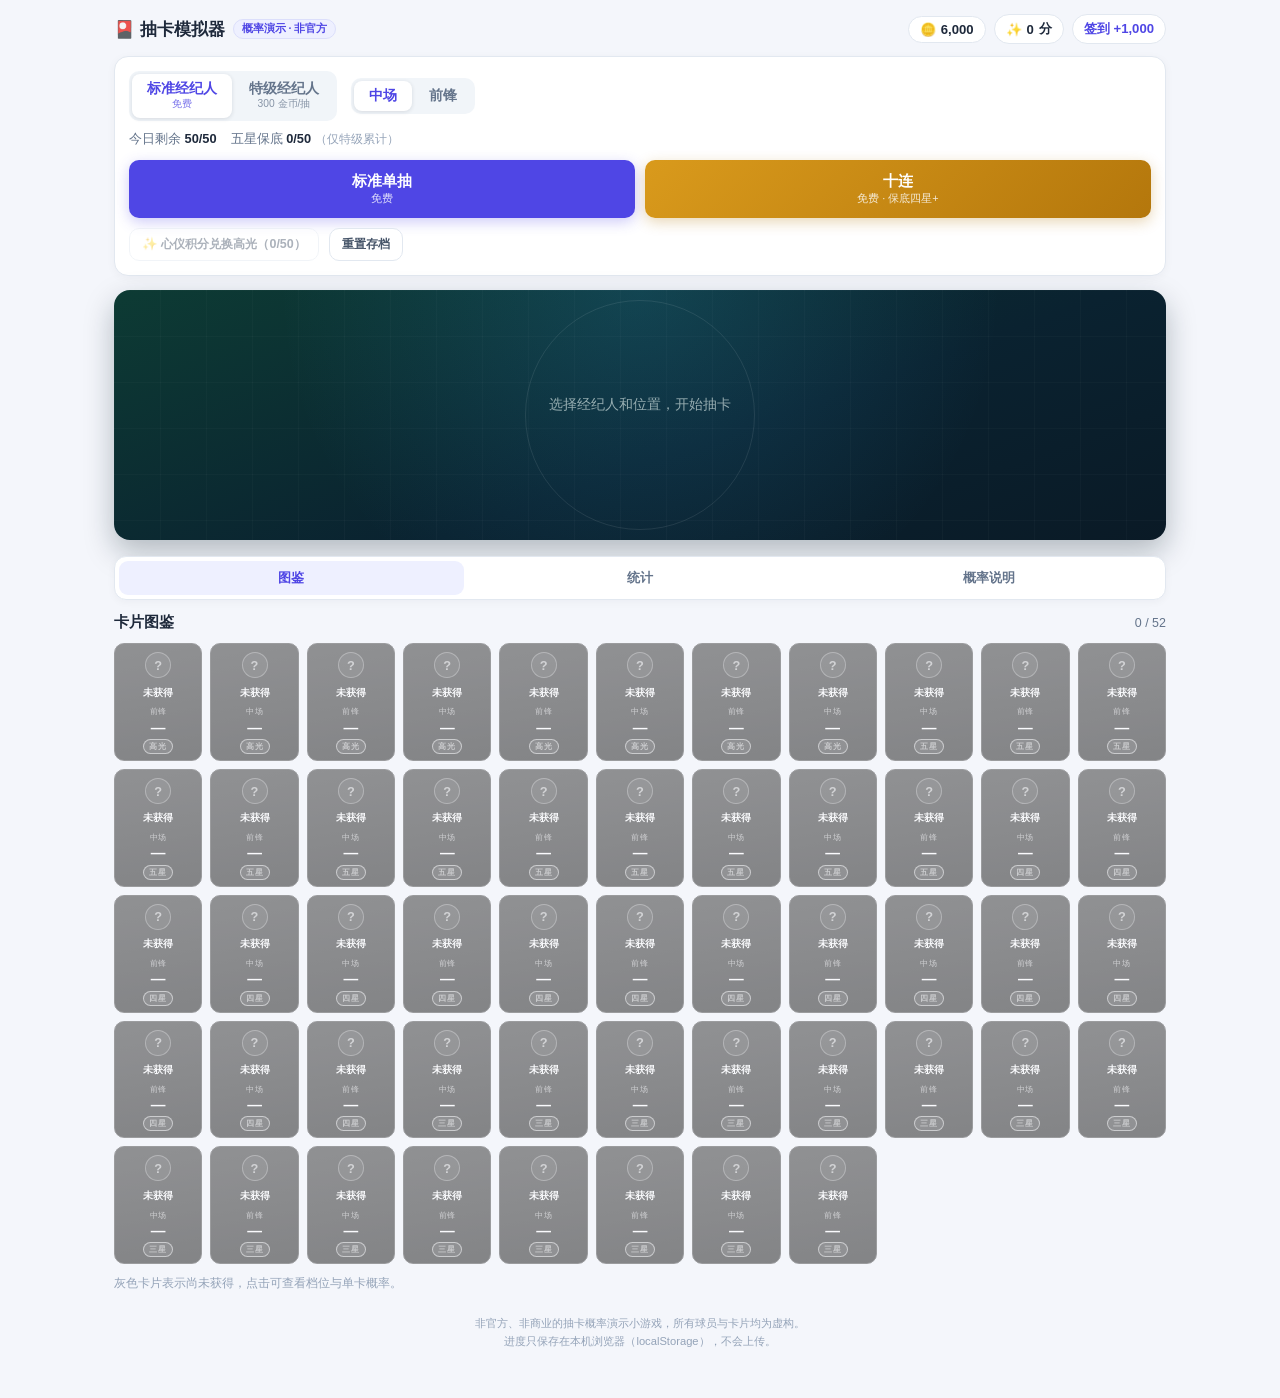
<file: gacha.html>
<!DOCTYPE html>
<html lang="zh-CN">
<head>
<meta charset="utf-8">
<meta name="viewport" content="width=device-width, initial-scale=1, viewport-fit=cover">
<meta name="color-scheme" content="light">
<title>抽卡模拟器 · TaskFlow</title>
<style>
  /* ============ 基础 ============ */
  *, *::before, *::after { box-sizing: border-box; }
  html, body { margin: 0; padding: 0; }
  body {
    background: #f4f6fb;
    color: #1e293b;
    font-family: -apple-system, BlinkMacSystemFont, "Segoe UI", "PingFang SC",
                 "Hiragino Sans GB", "Microsoft YaHei", sans-serif;
    -webkit-font-smoothing: antialiased;
    font-size: 16px;
  }
  button { font-family: inherit; }
  [hidden] { display: none !important; }
  .app { max-width: 1080px; margin: 0 auto; padding: 14px 14px 36px; }
  .sr-only {
    position: absolute; width: 1px; height: 1px; padding: 0; margin: -1px;
    overflow: hidden; clip: rect(0 0 0 0); white-space: nowrap; border: 0;
  }

  /* ============ 顶栏 ============ */
  .topbar {
    display: flex; flex-wrap: wrap; align-items: center; justify-content: space-between;
    gap: 10px; margin-bottom: 12px;
  }
  .brand { display: flex; align-items: center; gap: 8px; font-size: 1.05rem; font-weight: 800; }
  .badge {
    font-size: .66rem; font-weight: 600; color: #4f46e5; background: #eef0ff;
    border: 1px solid #dcdffb; padding: 2px 8px; border-radius: 999px;
  }
  .wallet { display: flex; align-items: center; gap: 8px; flex-wrap: wrap; }
  .chip {
    display: inline-flex; align-items: center; gap: 5px; white-space: nowrap;
    background: #fff; border: 1px solid #e2e8f0; border-radius: 999px;
    padding: 5px 11px; font-size: .82rem; font-weight: 600;
  }
  .chip b { font-variant-numeric: tabular-nums; }
  .chip--btn { cursor: pointer; color: #4f46e5; transition: border-color .15s, color .15s; }
  .chip--btn:hover:not(:disabled) { border-color: #4f46e5; }
  .chip--btn:disabled { color: #94a3b8; cursor: default; background: #f8fafc; }

  /* ============ 控制面板 ============ */
  .controls {
    background: #fff; border: 1px solid #e2e8f0; border-radius: 14px;
    padding: 14px; margin-bottom: 14px;
    box-shadow: 0 2px 10px rgba(15, 23, 42, .04);
  }
  .control-row { display: flex; align-items: center; gap: 14px; flex-wrap: wrap; }
  .control-row + .control-row { margin-top: 10px; }

  .seg { display: inline-flex; gap: 2px; padding: 3px; background: #f1f5f9; border-radius: 10px; }
  .seg button {
    display: flex; flex-direction: column; align-items: center; line-height: 1.2;
    border: 0; background: transparent; color: #64748b; cursor: pointer;
    padding: 7px 15px; border-radius: 8px; font-size: .85rem; font-weight: 600;
    transition: background .15s, color .15s, box-shadow .15s;
  }
  .seg button small { font-size: .64rem; font-weight: 500; opacity: .75; margin-top: 1px; }
  .seg button.active { background: #fff; color: #4f46e5; box-shadow: 0 1px 4px rgba(15, 23, 42, .12); }

  .status-row {
    display: flex; align-items: center; gap: 14px; flex-wrap: wrap;
    font-size: .8rem; color: #64748b;
  }
  .status-row b { color: #1e293b; font-variant-numeric: tabular-nums; }
  .status-row .note { font-size: .72rem; color: #94a3b8; }

  .draw-buttons { display: flex; gap: 10px; margin-top: 12px; }
  .btn {
    display: inline-flex; flex-direction: column; align-items: center; justify-content: center;
    gap: 2px; line-height: 1.25; border: 0; border-radius: 10px; cursor: pointer;
    padding: 12px 18px; font-size: .92rem; font-weight: 700;
    transition: transform .12s, box-shadow .12s, opacity .12s, background .15s;
  }
  .btn small { font-size: .68rem; font-weight: 500; opacity: .82; }
  .btn--primary {
    flex: 1; background: #4f46e5; color: #fff;
    box-shadow: 0 4px 14px rgba(79, 70, 229, .28);
  }
  .btn--primary:hover:not(:disabled) { transform: translateY(-1px); box-shadow: 0 6px 18px rgba(79, 70, 229, .35); }
  .btn--gold {
    flex: 1; background: linear-gradient(135deg, #d99a1c, #b4770c); color: #fff;
    box-shadow: 0 4px 14px rgba(180, 119, 12, .3);
  }
  .btn--gold:hover:not(:disabled) { transform: translateY(-1px); box-shadow: 0 6px 18px rgba(180, 119, 12, .38); }
  .btn:disabled { opacity: .45; cursor: not-allowed; box-shadow: none; transform: none; }
  .btn--ghost {
    flex-direction: row; background: #fff; border: 1px solid #e2e8f0;
    color: #475569; font-size: .78rem; font-weight: 600; padding: 8px 12px;
    box-shadow: none;
  }
  .btn--ghost:hover:not(:disabled) { border-color: #4f46e5; color: #4f46e5; }
  .btn--dark { background: transparent; border-color: rgba(255, 255, 255, .28); color: rgba(255, 255, 255, .82); }
  .btn--dark:hover:not(:disabled) { border-color: #fff; color: #fff; }
  .extras { display: flex; gap: 10px; flex-wrap: wrap; margin-top: 10px; }
  .extras .btn--danger { color: #b91c1c; border-color: #fecaca; }
  .extras .btn--danger:hover:not(:disabled) { border-color: #b91c1c; color: #b91c1c; }

  /* ============ 结果舞台 ============ */
  .stage {
    position: relative; margin-bottom: 16px; padding: 20px 16px;
    min-height: 250px; border-radius: 16px; overflow: hidden;
    color: #e8f5f2;
    background:
      radial-gradient(circle at 50% 0%, rgba(56, 189, 248, .16), transparent 62%),
      linear-gradient(160deg, #0d3b34, #0a2230 58%, #0a1a26);
    box-shadow: 0 12px 30px rgba(8, 30, 40, .28);
  }
  .stage::before {
    content: ""; position: absolute; inset: 0; pointer-events: none; opacity: .45;
    background-image:
      linear-gradient(rgba(255, 255, 255, .06) 1px, transparent 1px),
      linear-gradient(90deg, rgba(255, 255, 255, .06) 1px, transparent 1px);
    background-size: 46px 46px;
  }
  .stage::after {
    content: ""; position: absolute; left: 50%; top: 50%; width: 230px; height: 230px;
    border: 1px solid rgba(255, 255, 255, .09); border-radius: 50%;
    transform: translate(-50%, -50%); pointer-events: none;
  }
  .stage__hint {
    position: relative; z-index: 1; display: flex; align-items: center; justify-content: center;
    min-height: 190px; text-align: center; font-size: .86rem; color: rgba(232, 245, 242, .62);
  }
  .stage__hint[hidden] { display: none; }
  .stage__foot { position: relative; z-index: 1; display: flex; justify-content: center; margin-top: 12px; }

  .grid { position: relative; z-index: 1; display: grid; gap: 10px; }
  .grid--1 { grid-template-columns: minmax(0, 214px); justify-content: center; }
  .grid--10 { grid-template-columns: repeat(5, minmax(0, 1fr)); }

  /* ============ 卡片 ============ */
  .card {
    position: relative; display: flex; flex-direction: column; align-items: center;
    gap: 3px; aspect-ratio: 3 / 4; padding: 10px 6px 8px;
    border-radius: 12px; border: 1px solid rgba(255, 255, 255, .18);
    background: linear-gradient(170deg, #1b2b3a, #111c28);
    color: #fff; text-align: center; text-decoration: none;
    cursor: pointer; overflow: hidden; -webkit-appearance: none; appearance: none;
    transition: transform .16s, box-shadow .16s;
  }
  .card > * { position: relative; z-index: 1; }
  .card:hover { transform: translateY(-3px); }
  .card--3 { border-color: rgba(196, 138, 90, .65); background: linear-gradient(170deg, #2a2118, #1a140f); }
  .card--4 { border-color: rgba(127, 163, 214, .7); background: linear-gradient(170deg, #1b2a3c, #131d2b); }
  .card--5 { border-color: rgba(224, 178, 60, .85); background: linear-gradient(170deg, #33290f, #1d1708); }
  .card--H {
    border-color: #e8d9ff;
    background: linear-gradient(170deg, #2f2445, #101828 72%);
    box-shadow: 0 0 0 1px rgba(200, 180, 255, .35), 0 8px 24px rgba(124, 92, 255, .28);
  }
  .card--H::before {
    content: ""; position: absolute; inset: -40% -70%; opacity: .24;
    background: linear-gradient(115deg,
      transparent 42%, rgba(240, 171, 252, .9) 48%,
      rgba(129, 140, 248, 1) 53%, rgba(34, 211, 238, .85) 58%, transparent 66%);
    animation: holoSweep 4.2s ease-in-out infinite;
  }
  .card__badge {
    display: grid; place-items: center; width: 36px; height: 36px; flex: none;
    border-radius: 50%; font-size: 1rem; font-weight: 800;
    background: rgba(255, 255, 255, .14); border: 1px solid rgba(255, 255, 255, .3);
  }
  .card__name {
    display: flex; align-items: center; min-height: 2em;
    font-size: .74rem; font-weight: 700; line-height: 1.18; word-break: break-word;
  }
  .card__pos { font-size: .58rem; letter-spacing: .08em; opacity: .62; }
  .card__rating {
    margin-top: auto; font-size: 1.3rem; font-weight: 800; line-height: 1.05;
    font-variant-numeric: tabular-nums;
  }
  .card__tier {
    font-size: .56rem; font-weight: 700; letter-spacing: .12em;
    padding: 1px 7px; border-radius: 999px;
    background: rgba(255, 255, 255, .1); border: 1px solid currentColor;
  }
  .card--3 .card__tier { color: #e8b48a; }
  .card--4 .card__tier { color: #a9c6f0; }
  .card--5 .card__tier { color: #f2cf6e; }
  .card--H .card__tier { color: #e3d4ff; }

  .card__tag {
    position: absolute; top: 5px; right: 5px; z-index: 2;
    font-size: .56rem; font-weight: 800; padding: 2px 6px; border-radius: 6px;
    background: #4f46e5; color: #fff; white-space: nowrap;
  }
  .card__tag.is-new { background: #10b981; }
  .card__tag.is-dup { background: rgba(0, 0, 0, .55); border: 1px solid rgba(255, 255, 255, .25); }

  .card.reveal { animation: cardIn .5s cubic-bezier(.2, .9, .3, 1.2) both; animation-delay: calc(var(--i, 0) * 80ms); }
  .card--H.reveal { box-shadow: 0 0 0 1px rgba(232, 217, 255, .55), 0 0 28px rgba(139, 92, 246, .6); }
  @keyframes cardIn {
    0%   { opacity: 0; transform: rotateY(82deg) scale(.86); }
    60%  { opacity: 1; transform: rotateY(-8deg) scale(1.03); }
    100% { opacity: 1; transform: rotateY(0) scale(1); }
  }
  @keyframes holoSweep {
    0%   { transform: translateX(-28%); }
    50%  { transform: translateX(28%); }
    100% { transform: translateX(-28%); }
  }
  .stage.skip-anim .card.reveal { animation: none; }

  /* ============ 底部 tabs ============ */
  .tabbar {
    position: sticky; top: 0; z-index: 8; display: flex; gap: 4px;
    padding: 4px; margin-bottom: 12px;
    background: #fff; border: 1px solid #e2e8f0; border-radius: 12px;
    box-shadow: 0 2px 8px rgba(15, 23, 42, .04);
  }
  .tabbar button {
    flex: 1; padding: 8px 6px; border: 0; border-radius: 9px; cursor: pointer;
    background: transparent; color: #64748b; font-size: .84rem; font-weight: 600;
    transition: background .15s, color .15s;
  }
  .tabbar button.active { background: #eef0ff; color: #4f46e5; }

  .panel { display: none; }
  .panel.active { display: block; animation: fade .2s ease; }
  @keyframes fade { from { opacity: 0; } to { opacity: 1; } }

  .panel-head {
    display: flex; align-items: baseline; justify-content: space-between;
    gap: 10px; margin-bottom: 10px;
  }
  .panel-head h2 { margin: 0; font-size: .95rem; font-weight: 800; }
  .panel-head .count { font-size: .78rem; color: #64748b; font-variant-numeric: tabular-nums; }
  .fineprint { margin: 10px 0 0; font-size: .72rem; line-height: 1.6; color: #94a3b8; }

  .collection-grid { display: grid; grid-template-columns: repeat(auto-fill, minmax(84px, 1fr)); gap: 8px; }
  .collection-grid .card { padding: 8px 4px 6px; border-radius: 10px; }
  .collection-grid .card__badge { width: 26px; height: 26px; font-size: .8rem; }
  .collection-grid .card__name { font-size: .6rem; min-height: 2.3em; }
  .collection-grid .card__pos { font-size: .52rem; }
  .collection-grid .card__rating { font-size: .92rem; }
  .collection-grid .card__tier { font-size: .5rem; padding: 1px 5px; }
  .collection-grid .card__tag { font-size: .5rem; padding: 1px 4px; }

  .card--locked {
    filter: grayscale(1); opacity: .55;
    background: linear-gradient(170deg, #334155, #1e293b);
    border-color: #475569; cursor: pointer;
  }
  .card--locked .card__badge { background: rgba(255, 255, 255, .08); color: rgba(255, 255, 255, .6); }
  .card--locked .card__tier { color: rgba(255, 255, 255, .55); }

  /* ============ 统计 ============ */
  .stat-grid { display: grid; grid-template-columns: repeat(auto-fit, minmax(132px, 1fr)); gap: 10px; margin-bottom: 12px; }
  .stat { background: #fff; border: 1px solid #e2e8f0; border-radius: 12px; padding: 12px; }
  .stat__k { font-size: .7rem; font-weight: 600; color: #64748b; }
  .stat__v { margin-top: 3px; font-size: 1.05rem; font-weight: 800; }

  .table-wrap { overflow-x: auto; background: #fff; border: 1px solid #e2e8f0; border-radius: 12px; }
  table { width: 100%; border-collapse: collapse; font-size: .82rem; }
  th, td { padding: 8px 10px; text-align: right; border-bottom: 1px solid #f1f5f9; white-space: nowrap; }
  th:first-child, td:first-child { text-align: left; }
  thead th { background: #fafbfd; color: #64748b; font-size: .72rem; font-weight: 700; }
  tbody tr:last-child td { border-bottom: 0; }
  td .pct { display: block; font-size: .68rem; color: #94a3b8; font-weight: 500; }

  .sandbox {
    margin-top: 12px; padding: 14px;
    background: #fff; border: 1px solid #e2e8f0; border-radius: 12px;
  }
  .sandbox__title { font-size: .86rem; font-weight: 800; margin-bottom: 4px; }
  .sandbox__desc { font-size: .72rem; color: #94a3b8; line-height: 1.55; margin: 0 0 10px; }
  .sandbox__btns { display: flex; gap: 8px; flex-wrap: wrap; }
  .sandbox__meta { margin: 12px 0 8px; font-size: .74rem; color: #64748b; }

  /* ============ 说明 ============ */
  .rates-note { margin: 10px 0 0; padding: 0 0 0 18px; font-size: .76rem; line-height: 1.7; color: #64748b; }
  .rates-note li + li { margin-top: 2px; }
  .rates-note b { color: #334155; }

  /* ============ 弹层 ============ */
  .modal {
    position: fixed; inset: 0; z-index: 50; display: flex; align-items: center; justify-content: center;
    padding: 18px; background: rgba(15, 23, 42, .55);
  }
  .modal[hidden] { display: none; }
  .modal__box {
    position: relative; width: 100%; max-width: 340px; max-height: 86vh; overflow: auto;
    padding: 18px; background: #fff; border-radius: 14px;
  }
  .modal__close {
    position: absolute; top: 8px; right: 8px; width: 30px; height: 30px;
    border: 0; border-radius: 8px; background: #f1f5f9; color: #64748b;
    font-size: .9rem; cursor: pointer;
  }
  .modal__card { width: 130px; margin: 4px auto 12px; }
  .modal__card .card { cursor: default; }
  .modal__card .card:hover { transform: none; }
  .modal__box h3 { margin: 0 0 10px; font-size: 1rem; text-align: center; }
  .detail { margin: 0; font-size: .8rem; }
  .detail > div { display: flex; justify-content: space-between; gap: 12px; padding: 6px 0; border-top: 1px solid #f1f5f9; }
  .detail dt { color: #64748b; }
  .detail dd { margin: 0; font-weight: 600; text-align: right; }

  /* ============ 页脚 / toast ============ */
  .footer { margin-top: 22px; font-size: .7rem; line-height: 1.6; color: #94a3b8; text-align: center; }
  .toast {
    position: fixed; left: 50%; bottom: 18px; z-index: 60; max-width: 90vw;
    padding: 9px 16px; border-radius: 999px; background: #1e293b; color: #fff;
    font-size: .8rem; font-weight: 600; text-align: center;
    opacity: 0; pointer-events: none; transform: translateX(-50%) translateY(10px);
    transition: opacity .22s, transform .22s;
  }
  .toast.show { opacity: 1; transform: translateX(-50%) translateY(0); }

  /* ============ 响应式 ============ */
  @media (max-width: 640px) {
    .app { padding: 10px 10px 30px; }
    .grid--10 { grid-template-columns: repeat(2, minmax(0, 1fr)); }
    .grid--1 { grid-template-columns: minmax(0, 172px); }
    .collection-grid { grid-template-columns: repeat(auto-fill, minmax(74px, 1fr)); }
    .btn { padding: 11px 12px; }
    .seg button { padding: 7px 11px; font-size: .8rem; }
    .topbar { gap: 8px; }
    .brand { font-size: .98rem; }
  }
  @media (prefers-reduced-motion: reduce) {
    *, *::before, *::after { animation: none !important; transition: none !important; }
  }
</style>
</head>
<body>
<div class="app">

  <header class="topbar">
    <div class="brand">🎴 抽卡模拟器 <span class="badge">概率演示 · 非官方</span></div>
    <div class="wallet">
      <span class="chip">🪙 <b id="coins">6,000</b></span>
      <span class="chip">✨ <b id="points">0</b> 分</span>
      <button class="chip chip--btn" id="signInBtn" type="button">签到 +1,000</button>
    </div>
  </header>

  <section class="controls">
    <div class="control-row">
      <div class="seg" role="tablist" aria-label="经纪人">
        <button type="button" data-agent="std" class="active">标准经纪人<small>免费</small></button>
        <button type="button" data-agent="prm">特级经纪人<small>300 金币/抽</small></button>
      </div>
      <div class="seg" role="tablist" aria-label="位置">
        <button type="button" data-pos="mid" class="active">中场</button>
        <button type="button" data-pos="fwd">前锋</button>
      </div>
    </div>

    <div class="control-row status-row">
      <span>今日剩余 <b id="remainText">50/50</b></span>
      <span>五星保底 <b id="pityText">0/50</b> <span class="note" id="pityNote"></span></span>
    </div>

    <div class="draw-buttons">
      <button type="button" class="btn btn--primary" id="draw1">
        <span id="draw1Label">标准单抽</span><small id="draw1Sub">免费</small>
      </button>
      <button type="button" class="btn btn--gold" id="draw10">
        <span>十连</span><small id="draw10Sub">免费 · 保底四星+</small>
      </button>
    </div>

    <div class="extras">
      <button type="button" class="btn btn--ghost" id="exchangeBtn">✨ 心仪积分兑换高光（0/50）</button>
      <button type="button" class="btn btn--ghost" id="resetBtn">重置存档</button>
    </div>
  </section>

  <section class="stage" id="stage">
    <div class="stage__hint" id="stageHint">选择经纪人和位置，开始抽卡</div>
    <div class="grid" id="resultGrid"></div>
    <div class="stage__foot">
      <button type="button" class="btn btn--ghost btn--dark" id="skipBtn" hidden>跳过动画</button>
    </div>
    <div class="sr-only" id="live" aria-live="polite"></div>
  </section>

  <section class="tabs">
    <nav class="tabbar" id="bottomTabs" aria-label="信息面板">
      <button type="button" data-tab="collection" class="active">图鉴</button>
      <button type="button" data-tab="stats">统计</button>
      <button type="button" data-tab="rates">概率说明</button>
    </nav>

    <div class="panel active" id="panel-collection">
      <div class="panel-head">
        <h2>卡片图鉴</h2>
        <span class="count" id="collCount">0 / 52</span>
      </div>
      <div class="collection-grid" id="collGrid"></div>
      <p class="fineprint">灰色卡片表示尚未获得，点击可查看档位与单卡概率。</p>
    </div>

    <div class="panel" id="panel-stats">
      <div id="statsSummary"></div>

      <div class="sandbox">
        <div class="sandbox__title">🧪 概率沙盒</div>
        <p class="sandbox__desc">只跑随机数，不出卡、不扣金币、不计入存档。用来直观看看大数定律。</p>
        <div class="sandbox__btns">
          <button type="button" class="btn btn--ghost" id="sim1k">模拟 1,000 抽</button>
          <button type="button" class="btn btn--ghost" id="sim10k">模拟 10,000 抽</button>
        </div>
        <div id="sandboxOut"></div>
      </div>
    </div>

    <div class="panel" id="panel-rates">
      <div class="panel-head">
        <h2>概率说明</h2>
        <span class="count">近似演示值</span>
      </div>
      <div class="table-wrap">
        <table>
          <thead>
            <tr>
              <th>档位</th><th>标准</th><th>特级</th>
              <th>标准单卡</th><th>特级单卡</th>
            </tr>
          </thead>
          <tbody id="ratesBody"></tbody>
        </table>
      </div>
      <ul class="rates-note">
        <li>每个位置各 <b>4 张高光、6 张五星、8 张四星、8 张三星</b>；同一档位、同一位置内每张卡等概率。</li>
        <li><b>十连保底</b>：若 10 抽都没有四星及以上，最后一张替换为四星。这会让四星的实际出货率略高于表内数值。</li>
        <li><b>特级保底</b>：连续 49 抽未出五星及以上时，第 50 抽必为五星或高光（高光 : 五星 = 1 : 4）。计数从第 1 次特级抽卡开始。</li>
        <li>标准经纪人没有保底、没有心仪积分；特级每抽 1 分，50 分可兑换一次必得高光。</li>
        <li>概率表是<b>近似演示值</b>，不代表任何真实游戏的公示概率。真实卡包概率无法从外部精确得知。</li>
      </ul>
    </div>
  </section>

  <p class="footer">
    非官方、非商业的抽卡概率演示小游戏，所有球员与卡片均为虚构。<br>
    进度只保存在本机浏览器（localStorage），不会上传。
  </p>
</div>

<div class="modal" id="modal" hidden>
  <div class="modal__box" role="dialog" aria-modal="true" aria-label="卡片详情">
    <button type="button" class="modal__close" aria-label="关闭">✕</button>
    <div id="modalBody"></div>
  </div>
</div>

<div class="toast" id="toast"></div>

<script>
(function () {
  'use strict';

  /* ============================================================
     常量
     ============================================================ */
  var KEY = 'tf_gacha_v1';
  var START_COINS = 6000;
  var SIGN_IN_COINS = 1000;
  var FREE_PER_POS = 50;
  var PREMIUM_PER_POS = 50;
  var COST = { single: 300, ten: 3000 };
  var PITY_LIMIT = 50;
  var POINT_COST = 50;

  var TIER_ORDER = ['H', '5', '4', '3'];
  var TIERS = {
    'H': { label: '高光' },
    '5': { label: '五星' },
    '4': { label: '四星' },
    '3': { label: '三星' }
  };
  var RATES = {
    std: { 'H': 0.001, '5': 0.019, '4': 0.14, '3': 0.84 },
    prm: { 'H': 0.01,  '5': 0.04,  '4': 0.25, '3': 0.70 }
  };
  var DUP_COINS = { 'H': 2000, '5': 500, '4': 100, '3': 20 };
  var POS_LABEL = { mid: '中场', fwd: '前锋' };

  /* ============================================================
     固定卡池：52 张虚构卡（中场 26 + 前锋 26）
     ============================================================ */
  var CARDS = [
    /* ---- 中场 · 高光 ---- */
    { id: 'mh1', name: 'A. 诺瓦克',    pos: 'mid', tier: 'H', rating: 108 },
    { id: 'mh2', name: 'L. 卡瓦列里',  pos: 'mid', tier: 'H', rating: 104 },
    { id: 'mh3', name: 'M. 林德贝里',  pos: 'mid', tier: 'H', rating: 101 },
    { id: 'mh4', name: 'T. 奥孔科沃',  pos: 'mid', tier: 'H', rating: 99 },
    /* ---- 中场 · 五星 ---- */
    { id: 'm51', name: 'R. 佩特罗维奇', pos: 'mid', tier: '5', rating: 97 },
    { id: 'm52', name: 'S. 范德斯托姆', pos: 'mid', tier: '5', rating: 95 },
    { id: 'm53', name: 'D. 莫雷诺',     pos: 'mid', tier: '5', rating: 93 },
    { id: 'm54', name: 'K. 施密特',     pos: 'mid', tier: '5', rating: 92 },
    { id: 'm55', name: 'N. 哈达德',     pos: 'mid', tier: '5', rating: 90 },
    { id: 'm56', name: 'Y. 田中',       pos: 'mid', tier: '5', rating: 89 },
    /* ---- 中场 · 四星 ---- */
    { id: 'm41', name: 'P. 迪亚洛',     pos: 'mid', tier: '4', rating: 88 },
    { id: 'm42', name: 'G. 罗西',       pos: 'mid', tier: '4', rating: 86 },
    { id: 'm43', name: 'B. 科瓦奇',     pos: 'mid', tier: '4', rating: 85 },
    { id: 'm44', name: 'V. 桑托斯',     pos: 'mid', tier: '4', rating: 84 },
    { id: 'm45', name: 'C. 埃克伦德',   pos: 'mid', tier: '4', rating: 83 },
    { id: 'm46', name: 'F. 门德斯',     pos: 'mid', tier: '4', rating: 82 },
    { id: 'm47', name: 'H. 阿尔-萨义德', pos: 'mid', tier: '4', rating: 81 },
    { id: 'm48', name: 'E. 拉尔森',     pos: 'mid', tier: '4', rating: 79 },
    /* ---- 中场 · 三星 ---- */
    { id: 'm31', name: 'J. 姆本巴',     pos: 'mid', tier: '3', rating: 78 },
    { id: 'm32', name: 'O. 费舍尔',     pos: 'mid', tier: '3', rating: 76 },
    { id: 'm33', name: 'Q. 佩雷拉',     pos: 'mid', tier: '3', rating: 74 },
    { id: 'm34', name: 'U. 伊万诺夫',   pos: 'mid', tier: '3', rating: 72 },
    { id: 'm35', name: 'W. 杜阿尔特',   pos: 'mid', tier: '3', rating: 70 },
    { id: 'm36', name: 'X. 兰格',       pos: 'mid', tier: '3', rating: 67 },
    { id: 'm37', name: 'Z. 阿尤布',     pos: 'mid', tier: '3', rating: 64 },
    { id: 'm38', name: 'D. 贝尔纳',     pos: 'mid', tier: '3', rating: 61 },

    /* ---- 前锋 · 高光 ---- */
    { id: 'fh1', name: 'Á. 佩尼亚',     pos: 'fwd', tier: 'H', rating: 110 },
    { id: 'fh2', name: 'T. 克鲁格',     pos: 'fwd', tier: 'H', rating: 106 },
    { id: 'fh3', name: 'S. 奥萨苏',     pos: 'fwd', tier: 'H', rating: 102 },
    { id: 'fh4', name: 'M. 达席尔瓦',   pos: 'fwd', tier: 'H', rating: 100 },
    /* ---- 前锋 · 五星 ---- */
    { id: 'f51', name: 'J. 沃尔科夫',   pos: 'fwd', tier: '5', rating: 97 },
    { id: 'f52', name: 'R. 恩迪亚耶',   pos: 'fwd', tier: '5', rating: 96 },
    { id: 'f53', name: 'D. 卡斯特里',   pos: 'fwd', tier: '5', rating: 94 },
    { id: 'f54', name: 'K. 布兰登',     pos: 'fwd', tier: '5', rating: 92 },
    { id: 'f55', name: 'L. 特奥多罗',   pos: 'fwd', tier: '5', rating: 91 },
    { id: 'f56', name: 'N. 阿卜杜拉',   pos: 'fwd', tier: '5', rating: 89 },
    /* ---- 前锋 · 四星 ---- */
    { id: 'f41', name: 'P. 霍尔姆',     pos: 'fwd', tier: '4', rating: 88 },
    { id: 'f42', name: 'G. 维加',       pos: 'fwd', tier: '4', rating: 87 },
    { id: 'f43', name: 'B. 富兰克林',   pos: 'fwd', tier: '4', rating: 85 },
    { id: 'f44', name: 'V. 久里奇',     pos: 'fwd', tier: '4', rating: 84 },
    { id: 'f45', name: 'C. 姆瓦纳',     pos: 'fwd', tier: '4', rating: 83 },
    { id: 'f46', name: 'F. 阿隆迪',     pos: 'fwd', tier: '4', rating: 82 },
    { id: 'f47', name: 'H. 索伦森',     pos: 'fwd', tier: '4', rating: 80 },
    { id: 'f48', name: 'I. 帕帕多普洛斯', pos: 'fwd', tier: '4', rating: 77 },
    /* ---- 前锋 · 三星 ---- */
    { id: 'f31', name: 'E. 里维拉',     pos: 'fwd', tier: '3', rating: 78 },
    { id: 'f32', name: 'O. 夸梅',       pos: 'fwd', tier: '3', rating: 76 },
    { id: 'f33', name: 'Q. 布洛姆',     pos: 'fwd', tier: '3', rating: 73 },
    { id: 'f34', name: 'U. 塞拉',       pos: 'fwd', tier: '3', rating: 71 },
    { id: 'f35', name: 'W. 丹尼斯',     pos: 'fwd', tier: '3', rating: 69 },
    { id: 'f36', name: 'X. 洛佩斯',     pos: 'fwd', tier: '3', rating: 66 },
    { id: 'f37', name: 'Y. 阿尔巴',     pos: 'fwd', tier: '3', rating: 63 },
    { id: 'f38', name: 'Z. 科菲',       pos: 'fwd', tier: '3', rating: 61 }
  ];

  /* 按 位置 + 档位 建索引 */
  var POOLS = { mid: {}, fwd: {} };
  TIER_ORDER.forEach(function (t) {
    POOLS.mid[t] = CARDS.filter(function (c) { return c.pos === 'mid' && c.tier === t; });
    POOLS.fwd[t] = CARDS.filter(function (c) { return c.pos === 'fwd' && c.tier === t; });
  });

  /* ============================================================
     工具
     ============================================================ */
  function $(id) { return document.getElementById(id); }

  function todayStr() {
    var d = new Date();
    return d.getFullYear() + '-' +
      String(d.getMonth() + 1).padStart(2, '0') + '-' +
      String(d.getDate()).padStart(2, '0');
  }

  function fmt(n) {
    return String(Math.round(n)).replace(/\B(?=(\d{3})+(?!\d))/g, ',');
  }

  /* 0.001 -> 0.1%   0.001/4 -> 0.025%   0.84 -> 84% */
  function pctStr(x) {
    var v = x * 100;
    var s;
    if (v >= 10) s = v.toFixed(1);
    else if (v >= 1) s = v.toFixed(2);
    else s = v.toFixed(3);
    s = s.replace(/0+$/, '').replace(/\.$/, '');
    return s + '%';
  }

  function toast(msg) {
    var el = $('toast');
    el.textContent = msg;
    el.classList.add('show');
    clearTimeout(toast._t);
    toast._t = setTimeout(function () { el.classList.remove('show'); }, 2000);
  }

  /* ============================================================
     存档
     ============================================================ */
  function freshState() {
    return {
      v: 1,
      coins: START_COINS,
      points: 0,
      day: todayStr(),
      free: { mid: FREE_PER_POS, fwd: FREE_PER_POS },
      premium: { mid: 0, fwd: 0 },
      pity: 0,
      lastSignIn: '',
      exchanges: 0,
      collection: {},
      stats: {
        std: { draws: 0, tiers: { 'H': 0, '5': 0, '4': 0, '3': 0 } },
        prm: { draws: 0, tiers: { 'H': 0, '5': 0, '4': 0, '3': 0 } },
        best: { id: null, rating: 0 },
        drought: 0,
        longestDrought: 0
      }
    };
  }

  function normInt(v, def, min) {
    return (typeof v === 'number' && isFinite(v)) ? Math.max(min, Math.floor(v)) : def;
  }

  function normalize(raw) {
    var f = freshState();
    if (!raw || typeof raw !== 'object') return f;

    f.coins = normInt(raw.coins, f.coins, 0);
    f.points = normInt(raw.points, 0, 0);
    f.exchanges = normInt(raw.exchanges, 0, 0);
    f.pity = Math.min(normInt(raw.pity, 0, 0), PITY_LIMIT);
    f.day = (typeof raw.day === 'string' && /^\d{4}-\d{2}-\d{2}$/.test(raw.day)) ? raw.day : f.day;
    f.lastSignIn = (typeof raw.lastSignIn === 'string') ? raw.lastSignIn : '';

    ['free', 'premium'].forEach(function (k) {
      var src = raw[k];
      if (src && typeof src === 'object') {
        var cap = (k === 'free') ? FREE_PER_POS : PREMIUM_PER_POS;
        f[k].mid = Math.min(cap, normInt(src.mid, f[k].mid, 0));
        f[k].fwd = Math.min(cap, normInt(src.fwd, f[k].fwd, 0));
      }
    });

    if (raw.collection && typeof raw.collection === 'object') {
      CARDS.forEach(function (c) {
        var n = raw.collection[c.id];
        if (typeof n === 'number' && isFinite(n) && n > 0) {
          f.collection[c.id] = Math.floor(n);
        }
      });
    }

    var st = raw.stats;
    if (st && typeof st === 'object') {
      ['std', 'prm'].forEach(function (k) {
        var s = st[k];
        if (s && typeof s === 'object') {
          f.stats[k].draws = normInt(s.draws, 0, 0);
          if (s.tiers && typeof s.tiers === 'object') {
            TIER_ORDER.forEach(function (t) {
              f.stats[k].tiers[t] = normInt(s.tiers[t], 0, 0);
            });
          }
        }
      });
      if (st.best && typeof st.best === 'object' && typeof st.best.id === 'string' &&
          CARDS.some(function (c) { return c.id === st.best.id; })) {
        f.stats.best = { id: st.best.id, rating: normInt(st.best.rating, 0, 0) };
      }
      f.stats.drought = normInt(st.drought, 0, 0);
      f.stats.longestDrought = normInt(st.longestDrought, 0, 0);
    }

    return f;
  }

  var state;
  var corrupted = false;
  try {
    var rawSave = localStorage.getItem(KEY);
    if (rawSave) {
      state = normalize(JSON.parse(rawSave));
    } else {
      state = freshState();
    }
  } catch (e) {
    state = freshState();
    corrupted = true;
    try { localStorage.removeItem(KEY); } catch (e2) {}
    save();
  }

  function save() {
    try { localStorage.setItem(KEY, JSON.stringify(state)); } catch (e) { /* 存储不可用时静默 */ }
  }

  function ensureDay() {
    var t = todayStr();
    if (state.day !== t) {
      state.day = t;
      state.free = { mid: FREE_PER_POS, fwd: FREE_PER_POS };
      state.premium = { mid: 0, fwd: 0 };
      save();
    }
  }

  /* ============================================================
     抽卡核心
     ============================================================ */
  var ui = { agent: 'std', pos: 'mid', tab: 'collection' };
  var skipTimer = null;

  function rollTier(agent) {
    var rates = RATES[agent];
    var r = Math.random();
    var acc = 0;
    for (var i = 0; i < TIER_ORDER.length; i++) {
      var t = TIER_ORDER[i];
      acc += rates[t];
      if (r < acc) return t;
    }
    return '3';
  }

  function pickCard(pos, tier) {
    var pool = POOLS[pos][tier];
    return pool[Math.floor(Math.random() * pool.length)];
  }

  function acquire(card) {
    var prev = state.collection[card.id] || 0;
    state.collection[card.id] = prev + 1;

    var dup = 0;
    if (prev > 0) {
      dup = DUP_COINS[card.tier];
      state.coins += dup;
    }

    if (card.rating > state.stats.best.rating) {
      state.stats.best = { id: card.id, rating: card.rating };
    }

    if (card.tier === 'H' || card.tier === '5') {
      state.stats.drought = 0;
    } else {
      state.stats.drought++;
      if (state.stats.drought > state.stats.longestDrought) {
        state.stats.longestDrought = state.stats.drought;
      }
    }

    return { card: card, isNew: prev === 0, dup: dup };
  }

  function doDraw(count) {
    ensureDay();

    var agent = ui.agent;
    var pos = ui.pos;
    var paid = agent === 'prm';
    var cost = paid ? (count === 1 ? COST.single : COST.ten) : 0;

    if (!paid) {
      if (state.free[pos] < count) return toast('今天的免费次数不够了');
    } else {
      if (state.premium[pos] + count > PREMIUM_PER_POS) {
        return toast('特级经纪人每个位置每天最多 50 抽');
      }
      if (state.coins < cost) {
        return toast('金币不够，去签到或抽标准经纪人吧');
      }
    }

    if (paid) {
      state.premium[pos] += count;
      state.coins -= cost;
      state.points += count;
    } else {
      state.free[pos] -= count;
    }

    /* 先定档位（含特级保底），再出卡 */
    var sp = state.pity;
    var tiers = [];
    for (var i = 0; i < count; i++) {
      var t;
      if (paid && sp >= PITY_LIMIT - 1) {
        var pH = RATES.prm['H'] / (RATES.prm['H'] + RATES.prm['5']);
        t = Math.random() < pH ? 'H' : '5';
      } else {
        t = rollTier(agent);
      }
      tiers.push(t);
      if (t === 'H' || t === '5') sp = 0; else sp++;
    }
    /* 十连保底：全三星时把最后一张换成四星（仍不是五星+，不影响保底计数） */
    if (count === 10 && !tiers.some(function (x) { return x !== '3'; })) {
      tiers[9] = '4';
    }
    if (paid) state.pity = sp;

    var st = state.stats[agent];
    st.draws += count;

    var entries = [];
    for (var j = 0; j < tiers.length; j++) {
      st.tiers[tiers[j]] = (st.tiers[tiers[j]] || 0) + 1;
      entries.push(acquire(pickCard(pos, tiers[j])));
    }

    save();
    showResults(entries);
    renderWallet();
    renderControls();
    renderCollection();
    renderStats();
  }

  /* ============================================================
     渲染：卡片
     ============================================================ */
  function cardHTML(card, opts) {
    opts = opts || {};
    var t = card.tier;
    var tag = opts.tag || '';
    var tagCls = opts.tagClass || '';
    return '<button type="button" class="card card--' + t + (opts.reveal ? ' reveal' : '') + '"' +
      ' style="--i:' + (opts.i || 0) + '" data-card="' + card.id + '"' +
      ' title="' + card.name + ' · ' + TIERS[t].label + '">' +
      '<span class="card__badge">' + card.name.slice(0, 1) + '</span>' +
      '<span class="card__name">' + card.name + '</span>' +
      '<span class="card__pos">' + POS_LABEL[card.pos] + '</span>' +
      '<span class="card__rating">' + card.rating + '</span>' +
      '<span class="card__tier">' + TIERS[t].label + '</span>' +
      (tag ? '<span class="card__tag ' + tagCls + '">' + tag + '</span>' : '') +
      '</button>';
  }

  function lockedHTML(card) {
    return '<button type="button" class="card card--locked" data-card="' + card.id + '" title="未获得">' +
      '<span class="card__badge">?</span>' +
      '<span class="card__name">未获得</span>' +
      '<span class="card__pos">' + POS_LABEL[card.pos] + '</span>' +
      '<span class="card__rating">—</span>' +
      '<span class="card__tier">' + TIERS[card.tier].label + '</span>' +
      '</button>';
  }

  /* ============================================================
     渲染：顶部 / 控制区
     ============================================================ */
  function renderWallet() {
    $('coins').textContent = fmt(state.coins);
    $('points').textContent = fmt(state.points);
    var btn = $('signInBtn');
    var done = state.lastSignIn === todayStr();
    btn.disabled = done;
    btn.textContent = done ? '今日已签到' : '签到 +' + fmt(SIGN_IN_COINS);
  }

  function renderControls() {
    document.querySelectorAll('[data-agent]').forEach(function (b) {
      b.classList.toggle('active', b.dataset.agent === ui.agent);
    });
    document.querySelectorAll('[data-pos]').forEach(function (b) {
      b.classList.toggle('active', b.dataset.pos === ui.pos);
    });

    var paid = ui.agent === 'prm';
    var limit = paid ? PREMIUM_PER_POS : FREE_PER_POS;
    var remain = paid
      ? Math.max(0, PREMIUM_PER_POS - state.premium[ui.pos])
      : state.free[ui.pos];

    $('remainText').textContent = remain + '/' + limit;
    $('pityText').textContent = state.pity + '/' + PITY_LIMIT;
    $('pityNote').textContent = paid ? '' : '（仅特级累计）';

    $('draw1Label').textContent = paid ? '特级单抽' : '标准单抽';
    $('draw1Sub').textContent = paid ? fmt(COST.single) + ' 🪙' : '免费';
    $('draw10Sub').textContent = (paid ? fmt(COST.ten) + ' 🪙' : '免费') + ' · 保底四星+';

    $('draw1').disabled = remain < 1 || (paid && state.coins < COST.single);
    $('draw10').disabled = remain < 10 || (paid && state.coins < COST.ten);

    var ex = $('exchangeBtn');
    ex.disabled = state.points < POINT_COST;
    ex.textContent = '✨ 心仪积分兑换高光（' + state.points + '/' + POINT_COST + '）';
  }

  /* ============================================================
     渲染：结果舞台
     ============================================================ */
  function showResults(entries) {
    var stage = $('stage');
    var grid = $('resultGrid');
    stage.classList.remove('skip-anim');
    $('stageHint').hidden = true;

    grid.className = 'grid ' + (entries.length === 1 ? 'grid--1' : 'grid--10');
    grid.innerHTML = entries.map(function (e, i) {
      var tag = e.isNew ? 'NEW' : (e.dup ? '+' + fmt(e.dup) + ' 🪙' : '');
      return cardHTML(e.card, {
        reveal: true,
        i: i,
        tag: tag,
        tagClass: e.isNew ? 'is-new' : 'is-dup'
      });
    }).join('');

    var counts = {};
    entries.forEach(function (e) { counts[e.card.tier] = (counts[e.card.tier] || 0) + 1; });
    var summary = TIER_ORDER.filter(function (t) { return counts[t]; })
      .map(function (t) { return TIERS[t].label + ' ' + counts[t] + ' 张'; }).join('，');
    $('live').textContent = (entries.length === 1 ? '单抽结果：' : '十连结果：') + summary;

    var skip = $('skipBtn');
    skip.hidden = entries.length === 1;
    clearTimeout(skipTimer);
    skipTimer = setTimeout(function () { skip.hidden = true; }, 3000);
  }

  function clearStage() {
    $('resultGrid').innerHTML = '';
    $('resultGrid').className = 'grid';
    $('stageHint').hidden = false;
    $('skipBtn').hidden = true;
    $('stage').classList.remove('skip-anim');
  }

  /* ============================================================
     渲染：图鉴
     ============================================================ */
  function renderCollection() {
    var owned = CARDS.filter(function (c) { return state.collection[c.id]; }).length;
    $('collCount').textContent = owned + ' / ' + CARDS.length;

    var list = CARDS.slice().sort(function (a, b) {
      return TIER_ORDER.indexOf(a.tier) - TIER_ORDER.indexOf(b.tier) || b.rating - a.rating;
    });

    $('collGrid').innerHTML = list.map(function (c) {
      var n = state.collection[c.id] || 0;
      if (!n) return lockedHTML(c);
      return cardHTML(c, { tag: n > 1 ? '×' + n : '', tagClass: 'is-dup' });
    }).join('');
  }

  /* ============================================================
     渲染：统计
     ============================================================ */
  function renderStats() {
    var s = state.stats;
    var best = s.best.id ? CARDS.filter(function (c) { return c.id === s.best.id; })[0] : null;

    var rows = TIER_ORDER.map(function (t) {
      var a = s.std.tiers[t] || 0;
      var b = s.prm.tiers[t] || 0;
      return '<tr><td>' + TIERS[t].label + '</td>' +
        '<td>' + a + '<span class="pct">' + (s.std.draws ? (a / s.std.draws * 100).toFixed(1) : '0.0') + '%</span></td>' +
        '<td>' + b + '<span class="pct">' + (s.prm.draws ? (b / s.prm.draws * 100).toFixed(1) : '0.0') + '%</span></td></tr>';
    }).join('');

    $('statsSummary').innerHTML =
      '<div class="stat-grid">' +
        '<div class="stat"><div class="stat__k">总抽数</div><div class="stat__v">' + fmt(s.std.draws + s.prm.draws) + '</div></div>' +
        '<div class="stat"><div class="stat__k">最高评分</div><div class="stat__v">' + (best ? best.rating + ' · ' + best.name : '—') + '</div></div>' +
        '<div class="stat"><div class="stat__k">当前五星荒</div><div class="stat__v">' + s.drought + '</div></div>' +
        '<div class="stat"><div class="stat__k">最长五星荒</div><div class="stat__v">' + s.longestDrought + '</div></div>' +
      '</div>' +
      '<div class="table-wrap"><table>' +
        '<thead><tr><th>档位</th><th>标准（次数 / 占比）</th><th>特级（次数 / 占比）</th></tr></thead>' +
        '<tbody>' + rows + '</tbody>' +
      '</table></div>' +
      '<p class="fineprint">「五星荒」= 连续未出五星及以上（含高光）的抽数，标准与特级合并计算。</p>';
  }

  /* ============================================================
     渲染：概率说明
     ============================================================ */
  function renderRates() {
    var countPerTier = { 'H': 4, '5': 6, '4': 8, '3': 8 };

    $('ratesBody').innerHTML = TIER_ORDER.map(function (t) {
      return '<tr>' +
        '<td>' + TIERS[t].label + '</td>' +
        '<td>' + pctStr(RATES.std[t]) + '</td>' +
        '<td>' + pctStr(RATES.prm[t]) + '</td>' +
        '<td>' + pctStr(RATES.std[t] / countPerTier[t]) + '</td>' +
        '<td>' + pctStr(RATES.prm[t] / countPerTier[t]) + '</td>' +
        '</tr>';
    }).join('');
  }

  /* ============================================================
     签到 / 积分兑换 / 重置
     ============================================================ */
  function doSignIn() {
    ensureDay();
    if (state.lastSignIn === todayStr()) return;
    state.coins += SIGN_IN_COINS;
    state.lastSignIn = todayStr();
    save();
    renderWallet();
    renderControls();
    toast('签到成功，+' + fmt(SIGN_IN_COINS) + ' 金币');
  }

  function doExchange() {
    ensureDay();
    if (state.points < POINT_COST) return toast('心仪积分还不够');

    var unowned = CARDS.filter(function (c) { return c.tier === 'H' && !state.collection[c.id]; });
    var pool = unowned.length ? unowned : CARDS.filter(function (c) { return c.tier === 'H'; });
    if (!pool.length) return toast('没有可兑换的卡片');

    var card = pool[Math.floor(Math.random() * pool.length)];
    state.points -= POINT_COST;
    state.exchanges++;
    var res = acquire(card);

    save();
    showResults([res]);
    renderWallet();
    renderControls();
    renderCollection();
    renderStats();

    toast(res.isNew ? '获得新高光：' + card.name : '重复高光，折算 ' + fmt(res.dup) + ' 金币');
  }

  var resetArmed = false;
  var resetTimer = null;

  function disarmReset() {
    resetArmed = false;
    clearTimeout(resetTimer);
    var btn = $('resetBtn');
    btn.textContent = '重置存档';
    btn.classList.remove('btn--danger');
  }

  function doReset() {
    var btn = $('resetBtn');
    if (!resetArmed) {
      resetArmed = true;
      btn.textContent = '再点一次确认清空';
      btn.classList.add('btn--danger');
      resetTimer = setTimeout(disarmReset, 3000);
      return;
    }
    disarmReset();
    try { localStorage.removeItem(KEY); } catch (e) {}
    state = freshState();
    save();
    clearStage();
    renderWallet();
    renderControls();
    renderCollection();
    renderStats();
    toast('存档已重置');
  }

  /* ============================================================
     概率沙盒
     ============================================================ */
  function simulate(n) {
    var agent = ui.agent;
    var counts = { 'H': 0, '5': 0, '4': 0, '3': 0 };
    for (var i = 0; i < n; i++) counts[rollTier(agent)]++;

    var rows = TIER_ORDER.map(function (t) {
      return '<tr><td>' + TIERS[t].label + '</td>' +
        '<td>' + fmt(counts[t]) + '</td>' +
        '<td>' + (counts[t] / n * 100).toFixed(2) + '%</td>' +
        '<td>' + pctStr(RATES[agent][t]) + '</td></tr>';
    }).join('');

    $('sandboxOut').innerHTML =
      '<div class="sandbox__meta">按「' + (agent === 'prm' ? '特级' : '标准') + '经纪人」概率模拟 ' +
      fmt(n) + ' 抽 · 不计入存档</div>' +
      '<div class="table-wrap"><table>' +
        '<thead><tr><th>档位</th><th>次数</th><th>实测占比</th><th>设定概率</th></tr></thead>' +
        '<tbody>' + rows + '</tbody>' +
      '</table></div>';
  }

  /* ============================================================
     卡片详情
     ============================================================ */
  function openCard(id) {
    var card = CARDS.filter(function (c) { return c.id === id; })[0];
    if (!card) return;

    var n = state.collection[id] || 0;
    var poolSize = POOLS[card.pos][card.tier].length;
    var perStd = RATES.std[card.tier] / poolSize;
    var perPrm = RATES.prm[card.tier] / poolSize;

    $('modalBody').innerHTML =
      '<div class="modal__card">' + cardHTML(card, {}) + '</div>' +
      '<h3>' + card.name + '</h3>' +
      '<dl class="detail">' +
        '<div><dt>位置</dt><dd>' + POS_LABEL[card.pos] + '</dd></div>' +
        '<div><dt>档位</dt><dd>' + TIERS[card.tier].label + '</dd></div>' +
        '<div><dt>评分</dt><dd>' + card.rating + '</dd></div>' +
        '<div><dt>持有</dt><dd>' + (n ? n + ' 张' : '未获得') + '</dd></div>' +
        '<div><dt>单卡概率</dt><dd>标准 ' + pctStr(perStd) + ' · 特级 ' + pctStr(perPrm) + '</dd></div>' +
        (n > 1 ? '<div><dt>重复折算</dt><dd>' + fmt(DUP_COINS[card.tier]) + ' 🪙 / 张</dd></div>' : '') +
      '</dl>';

    $('modal').hidden = false;
  }

  function closeModal() { $('modal').hidden = true; }

  /* ============================================================
     事件绑定 / 初始化
     ============================================================ */
  function init() {
    ensureDay();

    document.querySelectorAll('[data-agent]').forEach(function (b) {
      b.addEventListener('click', function () {
        ui.agent = b.dataset.agent;
        renderControls();
      });
    });

    document.querySelectorAll('[data-pos]').forEach(function (b) {
      b.addEventListener('click', function () {
        ui.pos = b.dataset.pos;
        renderControls();
      });
    });

    $('draw1').addEventListener('click', function () { doDraw(1); });
    $('draw10').addEventListener('click', function () { doDraw(10); });
    $('signInBtn').addEventListener('click', doSignIn);
    $('exchangeBtn').addEventListener('click', doExchange);
    $('resetBtn').addEventListener('click', doReset);

    $('skipBtn').addEventListener('click', function () {
      $('stage').classList.add('skip-anim');
      $('skipBtn').hidden = true;
    });

    $('bottomTabs').querySelectorAll('[data-tab]').forEach(function (b) {
      b.addEventListener('click', function () {
        ui.tab = b.dataset.tab;
        $('bottomTabs').querySelectorAll('[data-tab]').forEach(function (x) {
          x.classList.toggle('active', x === b);
        });
        document.querySelectorAll('.panel').forEach(function (p) {
          p.classList.toggle('active', p.id === 'panel-' + ui.tab);
        });
      });
    });

    $('collGrid').addEventListener('click', function (e) {
      var el = e.target.closest('[data-card]');
      if (el) openCard(el.dataset.card);
    });

    $('resultGrid').addEventListener('click', function (e) {
      var el = e.target.closest('[data-card]');
      if (el) openCard(el.dataset.card);
    });

    $('sim1k').addEventListener('click', function () { simulate(1000); });
    $('sim10k').addEventListener('click', function () { simulate(10000); });

    $('modal').addEventListener('click', function (e) {
      if (e.target === $('modal') || e.target.closest('.modal__close')) closeModal();
    });
    document.addEventListener('keydown', function (e) {
      if (e.key === 'Escape') closeModal();
    });

    renderWallet();
    renderControls();
    renderCollection();
    renderStats();
    renderRates();

    if (corrupted) {
      setTimeout(function () { toast('存档损坏，已重置为新存档'); }, 500);
    }
  }

  /* 调试 / 自动化测试用（不影响正常使用） */
  window.__gacha = {
    getState: function () { return state; },
    draw: doDraw,
    rollTier: rollTier,
    acquire: acquire,
    normalize: normalize,
    freshState: freshState,
    CARDS: CARDS,
    POOLS: POOLS,
    RATES: RATES,
    reset: function () {
      state = freshState();
      save();
      renderWallet();
      renderControls();
      renderCollection();
      renderStats();
    }
  };

  if (document.readyState === 'loading') {
    document.addEventListener('DOMContentLoaded', init);
  } else {
    init();
  }
})();
</script>
</body>
</html>
</file>
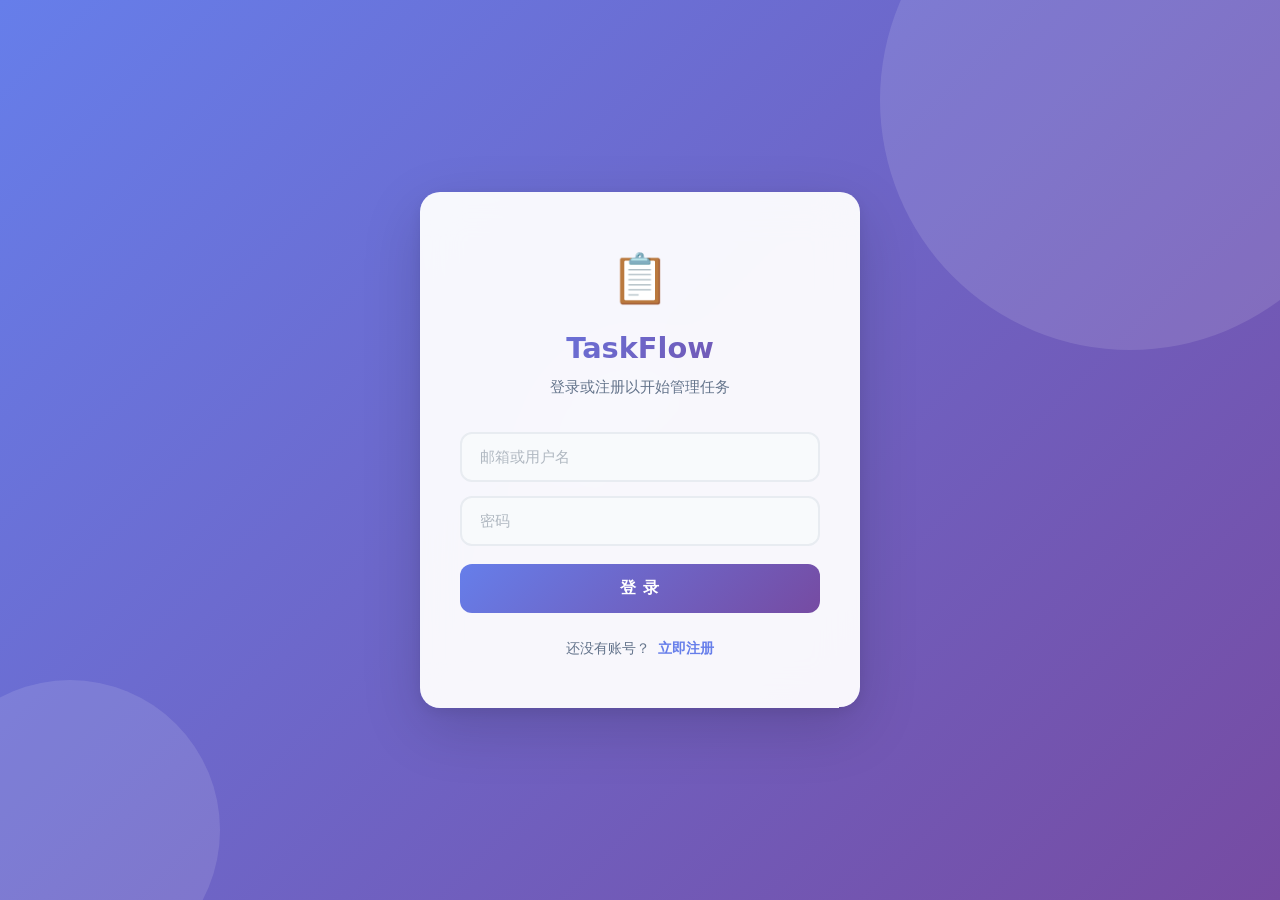
<file: login.html>
<!DOCTYPE html>
<html lang="zh-CN">
<head>
    <meta charset="UTF-8">
    <meta name="viewport" content="width=device-width, initial-scale=1.0, viewport-fit=cover">
    <title>登录 - TaskFlow</title>
    <meta name="theme-color" content="#4f46e5">
    <link rel="manifest" href="/manifest.json">
    <link rel="icon" href="/icon.png?v=1">
    <link rel="apple-touch-icon" href="/icon.png?v=1">
    <meta name="apple-mobile-web-app-capable" content="yes">
    <meta name="apple-mobile-web-app-status-bar-style" content="black-translucent">
    <link rel="stylesheet" href="style.css?v=3.2">
</head>
<body class="auth-page">
    <!-- 背景装饰 -->
    <div class="auth-bg">
        <div class="auth-bg__circle auth-bg__circle--1"></div>
        <div class="auth-bg__circle auth-bg__circle--2"></div>
        <div class="auth-bg__circle auth-bg__circle--3"></div>
    </div>

    <!-- ==================== 认证卡片容器 ==================== -->
    <div class="auth-card">
        <div class="auth-card__icon">📋</div>
        <h1 class="auth-card__title">TaskFlow</h1>
        <p class="auth-card__subtitle">登录或注册以开始管理任务</p>

        <!-- ===== 错误提示区 ===== -->
        <div class="auth-card__msg auth-card__msg--error" id="authError" style="display:none;"></div>
        <div class="auth-card__msg auth-card__msg--success" id="authSuccess" style="display:none;"></div>

        <!-- ==================== 登录表单 ==================== -->
        <form class="auth-card__form" id="loginForm">
            <input
                type="text"
                class="auth-card__input"
                id="loginUsername"
                placeholder="邮箱或用户名"
                autocomplete="username"
                maxlength="30"
                required
            >
            <input
                type="password"
                class="auth-card__input"
                id="loginPassword"
                placeholder="密码"
                autocomplete="current-password"
                required
            >
            <button type="submit" class="btn btn--primary auth-card__btn" id="loginBtn">
                登 录
            </button>
        </form>

        <!-- ==================== 注册表单（默认隐藏） ==================== -->
        <form class="auth-card__form" id="registerForm" style="display:none;">
            <input
                type="text"
                class="auth-card__input"
                id="regName"
                placeholder="用户名（3-30位，字母数字下划线）"
                autocomplete="username"
                maxlength="30"
                required
            >
            <input
                type="email"
                class="auth-card__input"
                id="regUsername"
                placeholder="邮箱"
                autocomplete="email"
                maxlength="30"
                required
            >
            <input
                type="password"
                class="auth-card__input"
                id="regPassword"
                placeholder="密码（至少6位）"
                autocomplete="new-password"
                required
            >
            <input
                type="password"
                class="auth-card__input"
                id="regConfirm"
                placeholder="确认密码"
                autocomplete="new-password"
                required
            >
            <button type="submit" class="btn btn--primary auth-card__btn" id="regBtn">
                注 册
            </button>
        </form>

        <!-- ===== 切换链接 ===== -->
        <p class="auth-card__toggle">
            <span id="toggleText">还没有账号？</span>
            <a href="#" id="toggleLink">立即注册</a>
        </p>
    </div>

    <!-- Supabase Auth SDK（CDN） -->
    <script src="supabase.min.js"></script>
    <!-- 引入认证库 -->
    <script src="auth.js"></script>

    <!-- ==================== 页面逻辑 ==================== -->
    <script>
        (function () {
            // ---------- DOM 引用 ----------
            const loginForm = document.getElementById('loginForm');
            const registerForm = document.getElementById('registerForm');
            const toggleText = document.getElementById('toggleText');
            const toggleLink = document.getElementById('toggleLink');
            const errorEl = document.getElementById('authError');
            const successEl = document.getElementById('authSuccess');
            const loginBtn = document.getElementById('loginBtn');
            const regBtn = document.getElementById('regBtn');

            // 当前模式：'login' 或 'register'
            let mode = 'login';

            // ---------- 页面加载：已登录则直接跳转 ----------
            (async () => {
                if (await Auth.isLoggedIn()) {
                    try {
                        const result = await Auth.verify();
                        if (result.valid) {
                            window.location.href = '/index.html';
                            return;
                        }
                    } catch (e) {
                        // 网络错误，允许用户留在登录页手动登录
                        console.error('Token 验证失败（网络错误）:', e);
                    }
                }
            })();

            // ---------- 工具函数 ----------
            /** 显示提示信息 */
            function showMsg(type, message) {
                const el = type === 'error' ? errorEl : successEl;
                const other = type === 'error' ? successEl : errorEl;
                other.style.display = 'none';
                el.textContent = message;
                el.style.display = 'block';
            }

            /** 隐藏所有提示 */
            function hideMsgs() {
                errorEl.style.display = 'none';
                successEl.style.display = 'none';
            }

            /** 设置按钮 loading 状态 */
            function setLoading(btn, loading) {
                if (loading) {
                    btn.dataset.origText = btn.textContent;
                    btn.textContent = '处理中...';
                    btn.disabled = true;
                } else {
                    btn.textContent = btn.dataset.origText || btn.textContent;
                    btn.disabled = false;
                }
            }

            // ---------- 登录/注册切换 ----------
            toggleLink.addEventListener('click', (e) => {
                e.preventDefault();
                hideMsgs();
                if (mode === 'login') {
                    // 切换到注册
                    loginForm.style.display = 'none';
                    registerForm.style.display = '';
                    toggleText.textContent = '已有账号？';
                    toggleLink.textContent = '立即登录';
                    mode = 'register';
                } else {
                    // 切换到登录
                    registerForm.style.display = 'none';
                    loginForm.style.display = '';
                    toggleText.textContent = '还没有账号？';
                    toggleLink.textContent = '立即注册';
                    mode = 'login';
                }
            });

            // ---------- 登录表单提交 ----------
            loginForm.addEventListener('submit', async (e) => {
                e.preventDefault();
                hideMsgs();

                const identifier = document.getElementById('loginUsername').value.trim();
                const password = document.getElementById('loginPassword').value;

                if (!identifier || !password) {
                    showMsg('error', '请填写用户名/邮箱和密码');
                    return;
                }

                setLoading(loginBtn, true);
                const result = await Auth.login(identifier, password);
                setLoading(loginBtn, false);

                if (result.ok) {
                    window.location.href = '/index.html';
                } else {
                    showMsg('error', result.error || '登录失败，请重试');
                }
            });

            // ---------- 注册表单提交 ----------
            registerForm.addEventListener('submit', async (e) => {
                e.preventDefault();
                hideMsgs();

                const username = document.getElementById('regName').value.trim();
                const email = document.getElementById('regUsername').value.trim();
                const password = document.getElementById('regPassword').value;
                const confirm = document.getElementById('regConfirm').value;

                // 客户端校验
                if (!username || !email || !password || !confirm) {
                    showMsg('error', '请填写所有字段');
                    return;
                }
                if (username.length < 3) {
                    showMsg('error', '用户名至少 3 个字符');
                    return;
                }
                if (!/^[a-zA-Z0-9_]+$/.test(username)) {
                    showMsg('error', '用户名只能包含字母、数字和下划线');
                    return;
                }
                if (!/^[^\s@]+@[^\s@]+\.[^\s@]+$/.test(email)) {
                    showMsg('error', '请输入有效的邮箱地址');
                    return;
                }
                if (password.length < 6) {
                    showMsg('error', '密码至少 6 个字符');
                    return;
                }
                if (password !== confirm) {
                    showMsg('error', '两次密码输入不一致');
                    return;
                }

                setLoading(regBtn, true);
                const result = await Auth.register(email, password, username);
                setLoading(regBtn, false);

                if (result.ok) {
                    if (result.emailConfirm) {
                        showMsg('success', '注册成功！请检查邮箱确认链接。');
                    } else {
                        showMsg('success', '注册成功！请切换到登录表单进行登录。');
                    }
                    registerForm.reset();
                    // 自动切换到登录模式
                    toggleLink.click();
                } else {
                    showMsg('error', result.error || '注册失败，请重试');
                }
            });
        })();
    </script>
<script>
if ('serviceWorker' in navigator) {
    navigator.serviceWorker.register('/sw.js').then(reg => {
        reg.addEventListener('updatefound', () => {
            const newSW = reg.installing;
            if (!newSW) return;
            newSW.addEventListener('statechange', () => {
                if (newSW.state === 'installed' && navigator.serviceWorker.controller) {
                    setTimeout(() => {
                        newSW.postMessage('skipWaiting');
                        window.location.reload();
                    }, 500);
                }
            });
        });
    });
}
</script>
</body>
</html>
</file>
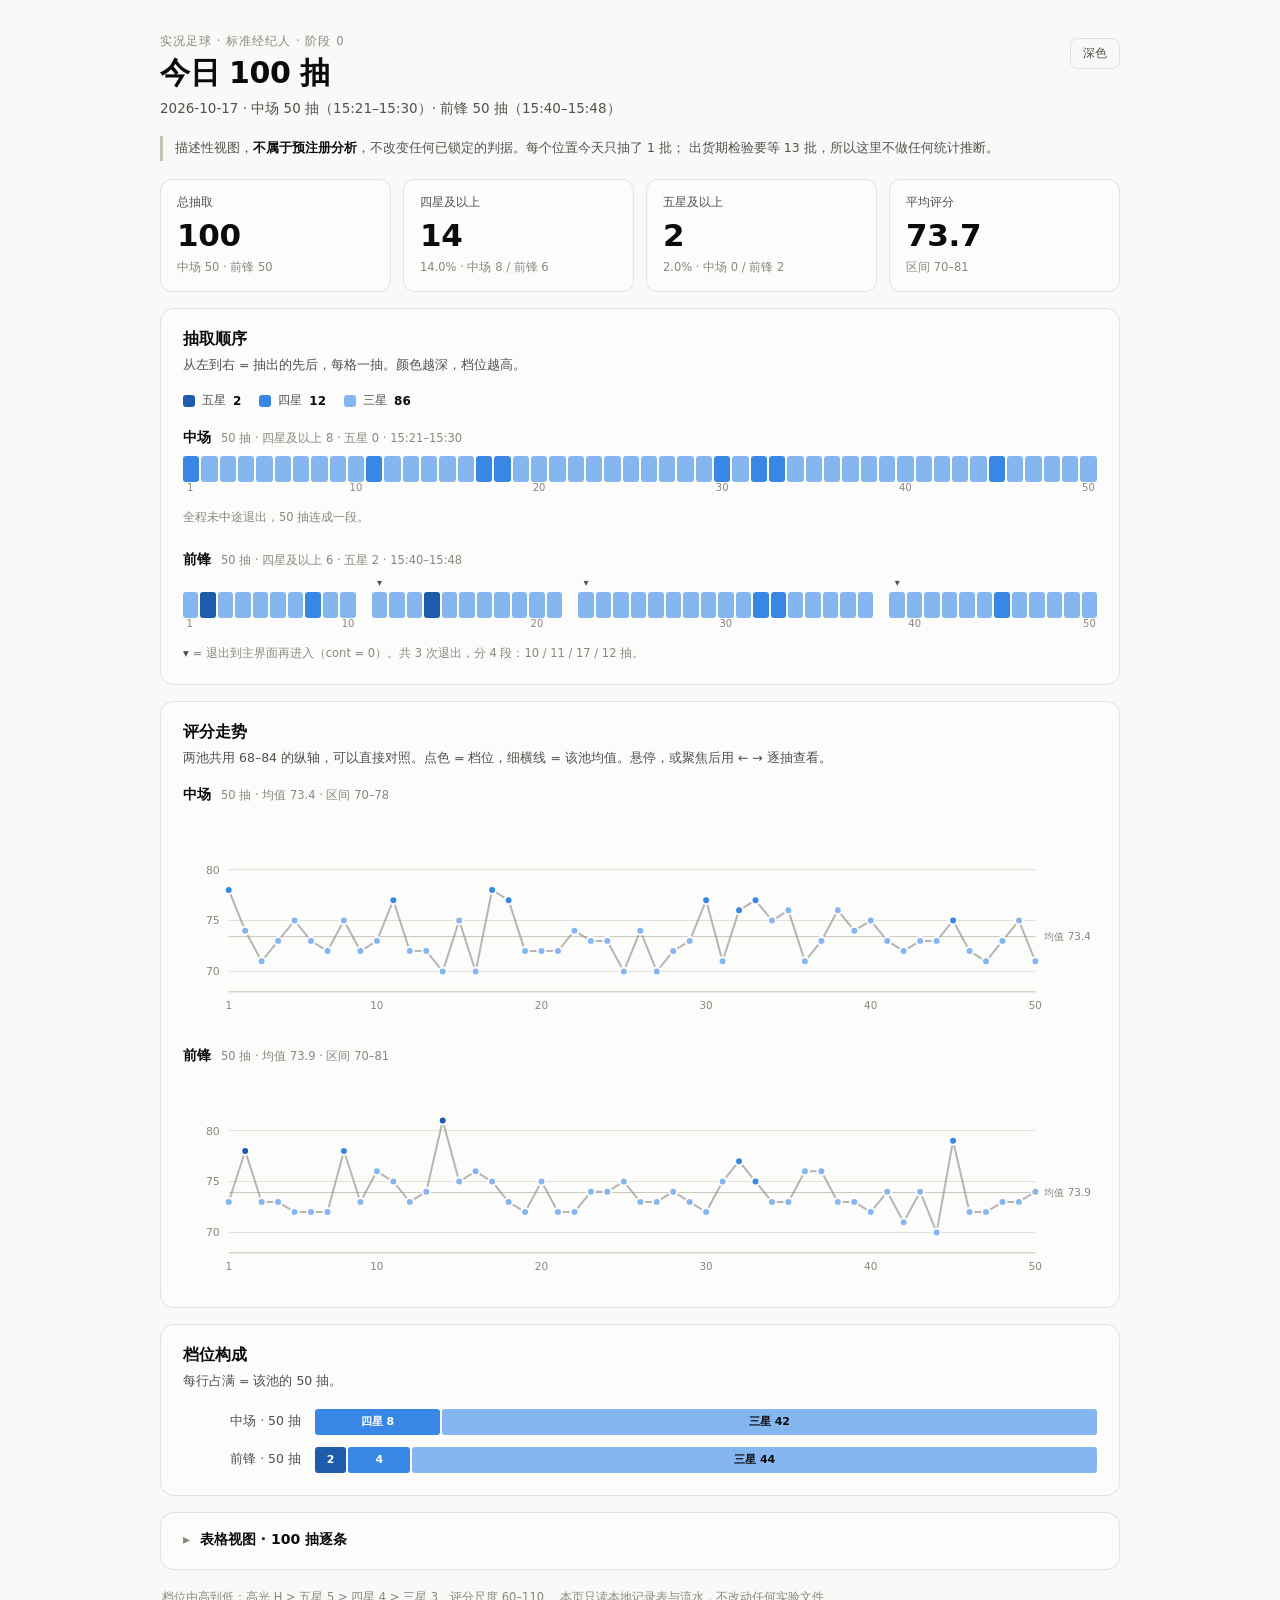
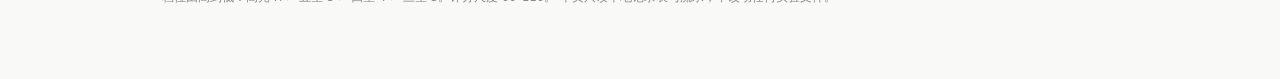
<file: pes.html>
<!DOCTYPE html>
<html lang="zh-CN">
<head>
<meta charset="utf-8">
<meta name="viewport" content="width=device-width, initial-scale=1">
<meta name="color-scheme" content="light dark">
<title>今日 100 抽 · 实况足球标准经纪人</title>
<style>
  :root { color-scheme: light; }
  * { box-sizing: border-box; }

  body.viz-root {
    margin: 0;
    font-family: system-ui, -apple-system, "Segoe UI", "Microsoft YaHei", "PingFang SC", "Noto Sans CJK SC", sans-serif;
    background: var(--page);
    color: var(--ink-1);
    -webkit-font-smoothing: antialiased;

    --surface-1: #fcfcfb;
    --page: #f9f9f7;
    --ink-1: #0b0b0b;
    --ink-2: #52514e;
    --ink-3: #898781;
    --grid: #e1e0d9;
    --axis: #c3c2b7;
    --border: rgba(11, 11, 11, .10);
    --t3: #86b6ef;
    --t4: #3987e5;
    --t5: #1c5cab;
    --th: #0d366b;
    --on-t3: #0b0b0b;
    --on-t4: #ffffff;
    --on-t5: #ffffff;
    --on-th: #ffffff;
    --line: #898781;
  }

  @media (prefers-color-scheme: dark) {
    :root:where(:not([data-theme="light"])) { color-scheme: dark; }
    :root:where(:not([data-theme="light"])) body.viz-root {
      --surface-1: #1a1a19;
      --page: #0d0d0d;
      --ink-1: #f0efec;
      --ink-2: #c3c2b7;
      --ink-3: #898781;
      --grid: #2c2c2a;
      --axis: #383835;
      --border: rgba(255, 255, 255, .10);
      --t3: #184f95;
      --t4: #256abf;
      --t5: #3987e5;
      --th: #6da7ec;
      --on-t3: #ffffff;
      --on-t4: #ffffff;
      --on-t5: #ffffff;
      --on-th: #0b0b0b;
      --line: #898781;
    }
  }

  :root[data-theme="dark"] { color-scheme: dark; }
  :root[data-theme="dark"] body.viz-root {
    --surface-1: #1a1a19;
    --page: #0d0d0d;
    --ink-1: #f0efec;
    --ink-2: #c3c2b7;
    --ink-3: #898781;
    --grid: #2c2c2a;
    --axis: #383835;
    --border: rgba(255, 255, 255, .10);
    --t3: #184f95;
    --t4: #256abf;
    --t5: #3987e5;
    --th: #6da7ec;
    --on-t3: #ffffff;
    --on-t4: #ffffff;
    --on-t5: #ffffff;
    --on-th: #0b0b0b;
    --line: #898781;
  }

  .wrap { max-width: 1000px; margin: 0 auto; padding: 34px 20px 72px; }

  .page-head { display: flex; align-items: flex-start; justify-content: space-between; gap: 16px; margin-bottom: 14px; }
  .kicker { margin: 0 0 7px; font-size: 11.5px; letter-spacing: .09em; color: var(--ink-3); }
  h1 { margin: 0 0 7px; font-size: 30px; line-height: 1.15; font-weight: 650; letter-spacing: -.015em; }
  .sub { margin: 0; font-size: 13.5px; color: var(--ink-2); line-height: 1.55; }

  .ghost-btn {
    flex: none; margin-top: 4px; padding: 6px 12px; font: inherit; font-size: 12px;
    color: var(--ink-2); background: transparent; border: 1px solid var(--border);
    border-radius: 8px; cursor: pointer;
  }
  .ghost-btn:hover { color: var(--ink-1); border-color: var(--axis); }
  .ghost-btn:focus-visible { outline: 2px solid var(--t4); outline-offset: 2px; }

  .note-strip {
    margin: 18px 0 18px; padding: 2px 0 2px 12px;
    border-left: 3px solid var(--axis);
    font-size: 12.5px; line-height: 1.65; color: var(--ink-2);
  }
  .note-strip b { font-weight: 650; color: var(--ink-1); }

  .kpis { display: grid; grid-template-columns: repeat(4, minmax(0, 1fr)); gap: 12px; margin-bottom: 16px; }
  .tile { background: var(--surface-1); border: 1px solid var(--border); border-radius: 12px; padding: 14px 16px 15px; }
  .tile-label { font-size: 12px; color: var(--ink-2); margin-bottom: 9px; }
  .tile-value { font-size: 31px; font-weight: 650; line-height: 1; letter-spacing: -.01em; }
  .tile-sub { margin-top: 8px; font-size: 11.5px; line-height: 1.45; color: var(--ink-3); }

  .card { background: var(--surface-1); border: 1px solid var(--border); border-radius: 14px; padding: 20px 22px 22px; margin-bottom: 16px; }
  .card h2 { margin: 0 0 5px; font-size: 15.5px; font-weight: 650; letter-spacing: -.005em; }
  .card-desc { margin: 0 0 17px; font-size: 12.5px; line-height: 1.65; color: var(--ink-2); }

  .legend { display: flex; flex-wrap: wrap; gap: 8px 18px; margin: 0 0 20px; padding: 0; list-style: none; }
  .legend li { display: flex; align-items: center; gap: 7px; font-size: 12px; color: var(--ink-2); }
  .legend b { color: var(--ink-1); font-weight: 650; font-variant-numeric: tabular-nums; }
  .sw { width: 12px; height: 12px; border-radius: 3px; display: inline-block; flex: none; }

  .strip-block { margin-bottom: 24px; }
  .strip-block:last-child { margin-bottom: 0; }
  .strip-head { display: flex; align-items: baseline; gap: 10px; margin-bottom: 9px; flex-wrap: wrap; }
  .pool-name { font-size: 13.5px; font-weight: 650; }
  .pool-meta { font-size: 11.5px; color: var(--ink-3); font-variant-numeric: tabular-nums; }

  .strip-scroll { overflow-x: auto; overflow-y: hidden; padding-bottom: 2px; }
  .strip, .axis-row, .mark-row { display: flex; gap: 2px; min-width: 660px; }
  .slot { flex: 1 1 0; min-width: 0; display: flex; justify-content: center; }
  .slot.seg-start { margin-left: 14px; }

  .cell { flex: 1 1 0; height: 26px; border-radius: 3px; transition: filter .12s ease; }
  .cell.hot { filter: brightness(1.14); }

  .mark-row { height: 14px; align-items: flex-start; }
  .mark { font-size: 10px; line-height: 1; color: var(--ink-2); }

  .axis-row { height: 15px; align-items: flex-start; color: var(--ink-3); font-size: 10px; font-variant-numeric: tabular-nums; }
  .axis-lab { white-space: nowrap; }
  .axis-lab.first { transform: translateX(-1px); }

  .strip-note { margin: 9px 0 0; font-size: 11.5px; line-height: 1.6; color: var(--ink-3); }
  .strip-note b { color: var(--ink-2); font-weight: 600; }

  .chart + .chart { margin-top: 24px; }
  .chart-head { display: flex; align-items: baseline; gap: 10px; margin-bottom: 7px; flex-wrap: wrap; }
  .chart-title { font-size: 13.5px; font-weight: 650; }
  .chart-meta { font-size: 11.5px; color: var(--ink-3); font-variant-numeric: tabular-nums; }
  .chart-scroll { overflow-x: auto; overflow-y: hidden; }
  .chart-scroll svg { display: block; width: 100%; min-width: 640px; height: auto; }
  .chart-scroll svg:focus-visible { outline: 2px solid var(--t4); outline-offset: 4px; border-radius: 4px; }
  svg text { font-family: inherit; }

  .bar-row { display: grid; grid-template-columns: 118px minmax(0, 1fr); gap: 14px; align-items: center; margin-bottom: 12px; }
  .bar-row:last-child { margin-bottom: 0; }
  .bar-label { font-size: 12.5px; color: var(--ink-2); text-align: right; font-variant-numeric: tabular-nums; }
  .bar-track { display: flex; gap: 2px; height: 26px; }
  .bar-seg { display: flex; align-items: center; justify-content: center; border-radius: 3px; min-width: 2px; }
  .seg-lab { font-size: 11px; font-weight: 650; white-space: nowrap; font-variant-numeric: tabular-nums; }

  .table-card { padding: 18px 22px 20px; }
  .table-card summary { cursor: pointer; font-size: 14px; font-weight: 650; list-style: none; }
  .table-card summary::-webkit-details-marker { display: none; }
  .table-card summary::before { content: "▸"; display: inline-block; width: 17px; color: var(--ink-3); transition: transform .15s ease; }
  .table-card[open] summary::before { transform: rotate(90deg); }
  .table-card summary:focus-visible { outline: 2px solid var(--t4); outline-offset: 3px; border-radius: 4px; }
  .table-grid { display: grid; grid-template-columns: 1fr 1fr; gap: 26px; margin-top: 18px; }
  .table-box h3 { margin: 0 0 8px; font-size: 12.5px; font-weight: 650; color: var(--ink-2); }
  table { width: 100%; border-collapse: collapse; font-size: 12px; font-variant-numeric: tabular-nums; }
  th { text-align: left; font-weight: 500; color: var(--ink-3); font-size: 11px; padding: 0 0 6px; border-bottom: 1px solid var(--grid); }
  td { padding: 4.5px 0; border-bottom: 1px solid var(--grid); color: var(--ink-2); }
  td:first-child { color: var(--ink-3); width: 36px; }
  td:nth-child(3) { width: 48px; }
  td:last-child { text-align: right; color: var(--ink-3); }
  .sw-cell { display: inline-block; width: 9px; height: 9px; border-radius: 2px; margin-right: 6px; }

  .foot { margin: 18px 2px 0; font-size: 11.5px; line-height: 1.7; color: var(--ink-3); }

  .tip {
    position: fixed; left: 0; top: 0; z-index: 20; pointer-events: none;
    background: var(--surface-1); color: var(--ink-1);
    border: 1px solid var(--border); border-radius: 9px;
    padding: 9px 11px; box-shadow: 0 6px 22px rgba(0, 0, 0, .14);
    opacity: 0; transition: opacity .1s ease; max-width: 250px;
  }
  .tip.on { opacity: 1; }
  .tip-big { font-size: 19px; font-weight: 650; line-height: 1.1; }
  .tip-small { margin-top: 3px; font-size: 11.5px; line-height: 1.45; color: var(--ink-2); }

  @media (max-width: 720px) {
    .wrap { padding: 24px 14px 56px; }
    h1 { font-size: 25px; }
    .kpis { grid-template-columns: repeat(2, minmax(0, 1fr)); }
    .card { padding: 17px 16px 19px; }
    .table-grid { grid-template-columns: 1fr; gap: 22px; }
    .bar-row { grid-template-columns: 82px minmax(0, 1fr); }
  }

  @media (forced-colors: active) {
    .cell, .bar-seg { forced-color-adjust: none; }
  }
</style>
</head>
<body class="viz-root">
<div class="wrap">

  <header class="page-head">
    <div>
      <p class="kicker">实况足球 · 标准经纪人 · 阶段 0</p>
      <h1>今日 100 抽</h1>
      <p class="sub">2026-10-17 · 中场 50 抽（15:21–15:30）· 前锋 50 抽（15:40–15:48）</p>
    </div>
    <button class="ghost-btn" id="themeBtn" type="button">深色</button>
  </header>

  <p class="note-strip">
    描述性视图，<b>不属于预注册分析</b>，不改变任何已锁定的判据。每个位置今天只抽了 1 批；
    出货期检验要等 13 批，所以这里不做任何统计推断。
  </p>

  <section class="kpis" id="kpis" aria-label="今日概况"></section>

  <section class="card">
    <h2>抽取顺序</h2>
    <p class="card-desc">从左到右 = 抽出的先后，每格一抽。颜色越深，档位越高。</p>
    <ul class="legend" id="legend" aria-label="档位图例"></ul>
    <div id="strips"></div>
  </section>

  <section class="card">
    <h2>评分走势</h2>
    <p class="card-desc">两池共用 68–84 的纵轴，可以直接对照。点色 = 档位，细横线 = 该池均值。悬停，或聚焦后用 ← → 逐抽查看。</p>
    <div id="charts"></div>
  </section>

  <section class="card">
    <h2>档位构成</h2>
    <p class="card-desc">每行占满 = 该池的 50 抽。</p>
    <div id="bars"></div>
  </section>

  <details class="card table-card">
    <summary>表格视图 · 100 抽逐条</summary>
    <div class="table-grid" id="tableHost"></div>
  </details>

  <p class="foot">
    档位由高到低：高光 H &gt; 五星 5 &gt; 四星 4 &gt; 三星 3。评分尺度 60–110。
    本页只读本地记录表与流水，不改动任何实验文件。
  </p>

</div>

<div class="tip" id="tip" role="status" aria-live="polite"></div>

<script>
(function () {
  'use strict';

  var DATA = {"date": "2026-10-17", "pools": [{"key": "mid", "name": "中场", "time": "15:21–15:30", "batch": 1, "tiers": ["4", "3", "3", "3", "3", "3", "3", "3", "3", "3", "4", "3", "3", "3", "3", "3", "4", "4", "3", "3", "3", "3", "3", "3", "3", "3", "3", "3", "3", "4", "3", "4", "4", "3", "3", "3", "3", "3", "3", "3", "3", "3", "3", "3", "4", "3", "3", "3", "3", "3"], "ratings": [78, 74, 71, 73, 75, 73, 72, 75, 72, 73, 77, 72, 72, 70, 75, 70, 78, 77, 72, 72, 72, 74, 73, 73, 70, 74, 70, 72, 73, 77, 71, 76, 77, 75, 76, 71, 73, 76, 74, 75, 73, 72, 73, 73, 75, 72, 71, 73, 75, 71], "cont": [0, 1, 1, 1, 1, 1, 1, 1, 1, 1, 1, 1, 1, 1, 1, 1, 1, 1, 1, 1, 1, 1, 1, 1, 1, 1, 1, 1, 1, 1, 1, 1, 1, 1, 1, 1, 1, 1, 1, 1, 1, 1, 1, 1, 1, 1, 1, 1, 1, 1], "seg": [1, 1, 1, 1, 1, 1, 1, 1, 1, 1, 1, 1, 1, 1, 1, 1, 1, 1, 1, 1, 1, 1, 1, 1, 1, 1, 1, 1, 1, 1, 1, 1, 1, 1, 1, 1, 1, 1, 1, 1, 1, 1, 1, 1, 1, 1, 1, 1, 1, 1]}, {"key": "fwd", "name": "前锋", "time": "15:40–15:48", "batch": 1, "tiers": ["3", "5", "3", "3", "3", "3", "3", "4", "3", "3", "3", "3", "3", "5", "3", "3", "3", "3", "3", "3", "3", "3", "3", "3", "3", "3", "3", "3", "3", "3", "3", "4", "4", "3", "3", "3", "3", "3", "3", "3", "3", "3", "3", "3", "4", "3", "3", "3", "3", "3"], "ratings": [73, 78, 73, 73, 72, 72, 72, 78, 73, 76, 75, 73, 74, 81, 75, 76, 75, 73, 72, 75, 72, 72, 74, 74, 75, 73, 73, 74, 73, 72, 75, 77, 75, 73, 73, 76, 76, 73, 73, 72, 74, 71, 74, 70, 79, 72, 72, 73, 73, 74], "cont": [0, 1, 1, 1, 1, 1, 1, 1, 1, 1, 0, 1, 1, 1, 1, 1, 1, 1, 1, 1, 1, 0, 1, 1, 1, 1, 1, 1, 1, 1, 1, 1, 1, 1, 1, 1, 1, 1, 0, 1, 1, 1, 1, 1, 1, 1, 1, 1, 1, 1], "seg": [1, 1, 1, 1, 1, 1, 1, 1, 1, 1, 2, 2, 2, 2, 2, 2, 2, 2, 2, 2, 2, 3, 3, 3, 3, 3, 3, 3, 3, 3, 3, 3, 3, 3, 3, 3, 3, 3, 4, 4, 4, 4, 4, 4, 4, 4, 4, 4, 4, 4]}]};
  var NS = 'http://www.w3.org/2000/svg';
  var TIER_NAME = { H: '高光', 5: '五星', 4: '四星', 3: '三星', 2: '二星及以下', 1: '其他' };
  var TIER_VAR = { H: '--th', 5: '--t5', 4: '--t4', 3: '--t3', 2: '--t3', 1: '--t3' };
  var TIER_ON = { H: '--on-th', 5: '--on-t5', 4: '--on-t4', 3: '--on-t3', 2: '--on-t3', 1: '--on-t3' };
  var ORDER = ['H', '5', '4', '3', '2', '1'];

  var tip = document.getElementById('tip');
  var hotCell = null;

  function el(tag, cls, text) {
    var e = document.createElement(tag);
    if (cls) e.className = cls;
    if (text != null) e.textContent = text;
    return e;
  }

  function svgEl(tag, attrs) {
    var e = document.createElementNS(NS, tag);
    if (attrs) for (var k in attrs) e.setAttribute(k, attrs[k]);
    return e;
  }

  function styled(e, styles) {
    for (var k in styles) e.style[k] = styles[k];
    return e;
  }

  function stats(p) {
    var n = p.tiers.length;
    var counts = { H: 0, 5: 0, 4: 0, 3: 0, 2: 0, 1: 0 };
    p.tiers.forEach(function (t) { counts[t] = (counts[t] || 0) + 1; });
    var sum = p.ratings.reduce(function (a, b) { return a + b; }, 0);
    return {
      n: n, counts: counts, mean: sum / n,
      min: Math.min.apply(null, p.ratings),
      max: Math.max.apply(null, p.ratings)
    };
  }

  function conn(p, i) {
    if (i === 0) return '本批第 1 抽';
    return p.cont[i] === 0 ? '退出重进后第 1 抽' : '连续抽';
  }

  function connShort(p, i) {
    if (i === 0) return '批首';
    return p.cont[i] === 0 ? '重进' : '连续';
  }

  function showTip(x, y, big, small) {
    tip.replaceChildren();
    tip.appendChild(el('div', 'tip-big', big));
    tip.appendChild(el('div', 'tip-small', small));
    tip.classList.add('on');
    var pad = 14, w = tip.offsetWidth, h = tip.offsetHeight;
    var left = x + pad, top = y - h - 10;
    if (left + w > window.innerWidth - 8) left = x - w - pad;
    if (left < 8) left = 8;
    if (top < 8) top = y + pad;
    tip.style.transform = 'translate(' + left + 'px,' + top + 'px)';
  }

  function hideTip() { tip.classList.remove('on'); }

  /* ---------- 汇总 ---------- */

  var POOLS = DATA.pools.map(function (p) { return { p: p, s: stats(p) }; });
  var all = { n: 0, counts: { H: 0, 5: 0, 4: 0, 3: 0, 2: 0, 1: 0 }, sum: 0, min: 99, max: 0 };
  POOLS.forEach(function (o) {
    all.n += o.s.n;
    ORDER.forEach(function (t) { all.counts[t] = (all.counts[t] || 0) + (o.s.counts[t] || 0); });
    all.sum += o.s.mean * o.s.n;
    all.min = Math.min(all.min, o.s.min);
    all.max = Math.max(all.max, o.s.max);
  });
  var allMean = all.sum / all.n;
  var hits4 = all.counts.H + all.counts[5] + all.counts[4];
  var hits5 = all.counts.H + all.counts[5];
  var h4 = POOLS.map(function (o) { return o.s.counts.H + o.s.counts[5] + o.s.counts[4]; });
  var h5 = POOLS.map(function (o) { return o.s.counts.H + o.s.counts[5]; });

  function tile(label, value, sub) {
    var d = el('div', 'tile');
    d.appendChild(el('div', 'tile-label', label));
    d.appendChild(el('div', 'tile-value', value));
    d.appendChild(el('div', 'tile-sub', sub));
    return d;
  }

  var kpis = document.getElementById('kpis');
  kpis.appendChild(tile('总抽取', String(all.n),
    '中场 ' + POOLS[0].s.n + ' · 前锋 ' + POOLS[1].s.n));
  kpis.appendChild(tile('四星及以上', String(hits4),
    (hits4 / all.n * 100).toFixed(1) + '% · 中场 ' + h4[0] + ' / 前锋 ' + h4[1]));
  kpis.appendChild(tile('五星及以上', String(hits5),
    (hits5 / all.n * 100).toFixed(1) + '% · 中场 ' + h5[0] + ' / 前锋 ' + h5[1]));
  kpis.appendChild(tile('平均评分', allMean.toFixed(1),
    '区间 ' + all.min + '–' + all.max));

  /* ---------- 图例 ---------- */

  var legend = document.getElementById('legend');
  ORDER.forEach(function (t) {
    var c = all.counts[t] || 0;
    if (!c) return;
    var li = el('li');
    var sw = el('span', 'sw');
    sw.style.background = 'var(' + TIER_VAR[t] + ')';
    li.appendChild(sw);
    li.appendChild(el('span', null, TIER_NAME[t]));
    li.appendChild(el('b', null, String(c)));
    legend.appendChild(li);
  });

  /* ---------- 序列条 ---------- */

  function renderStrip(p) {
    var s = stats(p);
    var block = el('div', 'strip-block');
    var head = el('div', 'strip-head');
    head.appendChild(el('span', 'pool-name', p.name));
    head.appendChild(el('span', 'pool-meta',
      s.n + ' 抽 · 四星及以上 ' + (s.counts.H + s.counts[5] + s.counts[4]) +
      ' · 五星 ' + (s.counts.H + s.counts[5]) + ' · ' + p.time));

    var exits = [];
    p.tiers.forEach(function (_, i) { if (i > 0 && p.cont[i] === 0) exits.push(i); });

    function slotRow(cls) {
      var row = el('div', cls);
      p.tiers.forEach(function (_, i) {
        var slot = el('div', 'slot');
        if (i > 0 && p.cont[i] === 0) slot.classList.add('seg-start');
        if (cls === 'axis-row' && (i === 0 || (i + 1) % 10 === 0)) {
          var lab = el('span', 'axis-lab', String(i + 1));
          if (i === 0) lab.classList.add('first');
          slot.appendChild(lab);
        }
        if (cls === 'mark-row' && exits.indexOf(i) >= 0) {
          slot.appendChild(el('span', 'mark', '▾'));
        }
        row.appendChild(slot);
      });
      return row;
    }

    var scroller = el('div', 'strip-scroll');
    if (exits.length) scroller.appendChild(slotRow('mark-row'));

    var strip = el('div', 'strip');
    strip.setAttribute('role', 'group');
    p.tiers.forEach(function (t, i) {
      var slot = el('div', 'slot');
      if (i > 0 && p.cont[i] === 0) slot.classList.add('seg-start');
      var cell = el('div', 'cell');
      cell.style.background = 'var(' + TIER_VAR[t] + ')';
      cell.dataset.i = String(i);
      cell.setAttribute('role', 'img');
      cell.setAttribute('aria-label',
        p.name + '第 ' + (i + 1) + ' 抽，' + TIER_NAME[t] + '，评分 ' + p.ratings[i] + '，' + conn(p, i));
      slot.appendChild(cell);
      strip.appendChild(slot);
    });

    strip.addEventListener('pointermove', function (e) {
      var cell = e.target.closest ? e.target.closest('.cell') : null;
      if (!cell) return;
      if (hotCell && hotCell !== cell) hotCell.classList.remove('hot');
      hotCell = cell;
      cell.classList.add('hot');
      var i = +cell.dataset.i;
      showTip(e.clientX, e.clientY, String(p.ratings[i]),
        TIER_NAME[p.tiers[i]] + ' · 第 ' + (i + 1) + ' 抽 · ' + conn(p, i));
    });
    strip.addEventListener('pointerleave', function () {
      if (hotCell) { hotCell.classList.remove('hot'); hotCell = null; }
      hideTip();
    });

    scroller.appendChild(strip);
    scroller.appendChild(slotRow('axis-row'));
    block.appendChild(head);
    block.appendChild(scroller);

    if (exits.length) {
      var segs = [], start = 0;
      p.cont.forEach(function (c, i) {
        if (i > 0 && c === 0) { segs.push(i - start); start = i; }
      });
      segs.push(p.tiers.length - start);
      var note = el('p', 'strip-note');
      note.appendChild(el('b', null, '▾'));
      note.appendChild(document.createTextNode(
        ' = 退出到主界面再进入（cont = 0）。共 ' + exits.length + ' 次退出，分 ' +
        segs.length + ' 段：' + segs.join(' / ') + ' 抽。'));
      block.appendChild(note);
    } else {
      var note2 = el('p', 'strip-note');
      note2.appendChild(document.createTextNode('全程未中途退出，' + p.tiers.length + ' 抽连成一段。'));
      block.appendChild(note2);
    }

    document.getElementById('strips').appendChild(block);
  }

  POOLS.forEach(function (o) { renderStrip(o.p); });

  /* ---------- 评分走势 ---------- */

  function renderChart(p) {
    var s = stats(p);
    var box = el('div', 'chart');
    var head = el('div', 'chart-head');
    var meta = s.n + ' 抽 · 均值 ' + s.mean.toFixed(1) + ' · 区间 ' + s.min + '–' + s.max;
    head.appendChild(el('span', 'chart-title', p.name));
    head.appendChild(el('span', 'chart-meta', meta));
    box.appendChild(head);

    var scroll = el('div', 'chart-scroll');
    var W = 920, H = 214, ml = 46, mr = 62, mt = 18, mb = 32;
    var dmin = 68, dmax = 84;
    var n = p.ratings.length;
    var step = (W - ml - mr) / (n - 1);
    function X(i) { return ml + i * step; }
    function Y(v) { return mt + (dmax - v) / (dmax - dmin) * (H - mt - mb); }

    var root = svgEl('svg', {
      viewBox: '0 0 ' + W + ' ' + H,
      role: 'img',
      tabindex: '0',
      'aria-label': p.name + '评分走势，共 ' + n + ' 抽'
    });
    root.style.width = '100%';

    [70, 75, 80].forEach(function (v) {
      root.appendChild(styled(svgEl('line', {
        x1: ml, x2: W - mr, y1: Y(v), y2: Y(v), 'stroke-width': 1
      }), { stroke: 'var(--grid)' }));
      var t = styled(svgEl('text', {
        x: ml - 9, y: Y(v) + 4, 'text-anchor': 'end', 'font-size': 11
      }), { fill: 'var(--ink-3)', fontVariantNumeric: 'tabular-nums' });
      t.textContent = String(v);
      root.appendChild(t);
    });

    root.appendChild(styled(svgEl('line', {
      x1: ml, x2: W - mr, y1: H - mb, y2: H - mb, 'stroke-width': 1
    }), { stroke: 'var(--axis)' }));

    [1, 10, 20, 30, 40, 50].forEach(function (d) {
      var t = styled(svgEl('text', {
        x: X(d - 1), y: H - mb + 17, 'text-anchor': 'middle', 'font-size': 10.5
      }), { fill: 'var(--ink-3)', fontVariantNumeric: 'tabular-nums' });
      t.textContent = String(d);
      root.appendChild(t);
    });

    root.appendChild(styled(svgEl('line', {
      x1: ml, x2: W - mr, y1: Y(s.mean), y2: Y(s.mean), 'stroke-width': 1
    }), { stroke: 'var(--axis)', strokeOpacity: 0.9 }));
    var mlab = styled(svgEl('text', {
      x: W - mr + 9, y: Y(s.mean) + 3.5, 'font-size': 10.5
    }), { fill: 'var(--ink-3)' });
    mlab.textContent = '均值 ' + s.mean.toFixed(1);
    root.appendChild(mlab);

    var d = p.ratings.map(function (v, i) {
      return (i ? 'L' : 'M') + X(i).toFixed(1) + ' ' + Y(v).toFixed(1);
    }).join(' ');
    root.appendChild(styled(svgEl('path', {
      d: d, fill: 'none', 'stroke-width': 2,
      'stroke-linejoin': 'round', 'stroke-linecap': 'round'
    }), { stroke: 'var(--line)', strokeOpacity: 0.6 }));

    var pts = p.ratings.map(function (v, i) {
      var c = styled(svgEl('circle', {
        cx: X(i), cy: Y(v), r: 4, 'stroke-width': 2
      }), {
        fill: 'var(' + TIER_VAR[p.tiers[i]] + ')',
        stroke: 'var(--surface-1)'
      });
      root.appendChild(c);
      return c;
    });

    var cross = styled(svgEl('line', {
      x1: 0, x2: 0, y1: mt, y2: H - mb, 'stroke-width': 1, opacity: 0
    }), { stroke: 'var(--axis)' });
    root.appendChild(cross);

    var hit = svgEl('rect', {
      x: ml, y: mt, width: W - ml - mr, height: H - mt - mb,
      fill: 'rgba(0,0,0,0)', 'pointer-events': 'all'
    });
    root.appendChild(hit);

    var active = -1;

    function setActive(i, cx, cy) {
      i = Math.max(0, Math.min(n - 1, i));
      if (active >= 0) pts[active].setAttribute('r', 4);
      active = i;
      pts[i].setAttribute('r', 6);
      cross.setAttribute('x1', X(i));
      cross.setAttribute('x2', X(i));
      cross.setAttribute('opacity', 1);
      var r = root.getBoundingClientRect();
      var px = cx != null ? cx : r.left + X(i) * r.width / W;
      var py = cy != null ? cy : r.top + Y(p.ratings[i]) * r.height / H;
      showTip(px, py, String(p.ratings[i]),
        TIER_NAME[p.tiers[i]] + ' · 第 ' + (i + 1) + ' 抽 · ' + conn(p, i));
    }

    function clearHover() {
      if (active >= 0) pts[active].setAttribute('r', 4);
      active = -1;
      cross.setAttribute('opacity', 0);
      hideTip();
    }

    hit.addEventListener('pointermove', function (e) {
      var r = root.getBoundingClientRect();
      var vx = (e.clientX - r.left) * (W / r.width);
      setActive(Math.round((vx - ml) / step), e.clientX, e.clientY);
    });
    hit.addEventListener('pointerleave', clearHover);

    root.addEventListener('keydown', function (e) {
      if (e.key !== 'ArrowLeft' && e.key !== 'ArrowRight') return;
      e.preventDefault();
      var i = active < 0 ? 0 : active + (e.key === 'ArrowRight' ? 1 : -1);
      setActive(Math.max(0, Math.min(n - 1, i)), null, null);
    });
    root.addEventListener('focus', function () {
      if (active < 0) setActive(0, null, null);
    });
    root.addEventListener('blur', clearHover);

    scroll.appendChild(root);
    box.appendChild(scroll);
    document.getElementById('charts').appendChild(box);
  }

  POOLS.forEach(function (o) { renderChart(o.p); });

  /* ---------- 档位构成 ---------- */

  var bars = document.getElementById('bars');
  POOLS.forEach(function (o) {
    var p = o.p, s = o.s;
    var row = el('div', 'bar-row');
    row.appendChild(el('div', 'bar-label', p.name + ' · ' + s.n + ' 抽'));
    var track = el('div', 'bar-track');

    ORDER.forEach(function (t) {
      var c = s.counts[t] || 0;
      if (!c) return;
      var frac = c / s.n;
      var seg = el('div', 'bar-seg');
      seg.style.background = 'var(' + TIER_VAR[t] + ')';
      seg.style.flex = c + ' 1 0';
      if (frac >= 0.04) {
        var lab = el('span', 'seg-lab', frac >= 0.085 ? TIER_NAME[t] + ' ' + c : String(c));
        lab.style.color = 'var(' + TIER_ON[t] + ')';
        seg.appendChild(lab);
      }
      seg.setAttribute('aria-label', TIER_NAME[t] + ' ' + c + ' 抽');
      seg.addEventListener('pointermove', function (e) {
        showTip(e.clientX, e.clientY, String(c),
          TIER_NAME[t] + ' · 占 ' + (frac * 100).toFixed(0) + '%');
      });
      seg.addEventListener('pointerleave', hideTip);
      track.appendChild(seg);
    });

    row.appendChild(track);
    bars.appendChild(row);
  });

  /* ---------- 表格视图 ---------- */

  var host = document.getElementById('tableHost');
  POOLS.forEach(function (o) {
    var p = o.p;
    var box = el('div', 'table-box');
    box.appendChild(el('h3', null, p.name + ' · 第 ' + p.batch + ' 批 · ' + p.time));

    var table = el('table');
    var thead = el('thead');
    var trh = el('tr');
    ['#', '档位', '评分', '衔接'].forEach(function (h) {
      trh.appendChild(el('th', null, h));
    });
    thead.appendChild(trh);
    table.appendChild(thead);

    var tbody = el('tbody');
    p.tiers.forEach(function (t, i) {
      var tr = el('tr');
      tr.appendChild(el('td', null, String(i + 1)));
      var tdt = el('td');
      var sw = el('span', 'sw-cell');
      sw.style.background = 'var(' + TIER_VAR[t] + ')';
      tdt.appendChild(sw);
      tdt.appendChild(document.createTextNode(TIER_NAME[t]));
      tr.appendChild(tdt);
      tr.appendChild(el('td', null, String(p.ratings[i])));
      tr.appendChild(el('td', null, connShort(p, i)));
      tbody.appendChild(tr);
    });
    table.appendChild(tbody);
    box.appendChild(table);
    host.appendChild(box);
  });

  /* ---------- 主题 ---------- */

  var btn = document.getElementById('themeBtn');
  var mq = window.matchMedia('(prefers-color-scheme: dark)');
  var mode = mq.matches ? 'dark' : 'light';

  function applyTheme(m) {
    document.documentElement.dataset.theme = m;
    btn.textContent = m === 'dark' ? '浅色' : '深色';
  }
  applyTheme(mode);
  btn.addEventListener('click', function () {
    mode = mode === 'dark' ? 'light' : 'dark';
    applyTheme(mode);
  });
})();
</script>
</body>
</html>
</file>
<file: style.css>
/* ============================================================
   TaskFlow - 学业管理 样式表   ============================================================ */
:root {
    --color-primary: #4f46e5; --color-primary-dark: #4338ca;
    --color-text: #1e293b; --color-text-light: #64748b;
    --color-bg: #ffffff; --color-bg-alt: #f8fafc; --color-border: #e2e8f0;
    --color-shadow: rgba(0,0,0,.06); --color-danger: #ef4444;
    --color-success: #10b981; --color-warning: #f59e0b;
    --color-exam: #ef4444; --color-class: #3b82f6; --color-holiday: #10b981;
    --color-deadline: #f59e0b; --color-other: #8b5cf6;
    --font-sans: 'Segoe UI', system-ui, -apple-system, sans-serif;
    --max-width: 1200px; --header-height: 64px; --radius: 10px; --transition: 0.2s ease;
}
*, *::before, *::after { margin:0; padding:0; box-sizing:border-box; }
body { font-family:var(--font-sans); color:var(--color-text); background:var(--color-bg-alt); line-height:1.6; -webkit-font-smoothing:antialiased; }
a { text-decoration:none; color:inherit; } ul { list-style:none; }
.container { max-width:var(--max-width); margin:0 auto; padding:0 24px; }

/* 按钮 */
.btn { display:inline-flex; align-items:center; gap:6px; padding:10px 20px; border-radius:8px; font-size:.9rem; font-weight:600; font-family:inherit; border:2px solid transparent; cursor:pointer; transition:all var(--transition); }
.btn--primary { background:var(--color-primary); color:#fff; }
.btn--primary:hover { background:var(--color-primary-dark); }
.btn--outline { border-color:var(--color-primary); color:var(--color-primary); background:transparent; }
.btn--outline:hover { background:var(--color-primary); color:#fff; }
.btn--sm { padding:6px 14px; font-size:.82rem; }
.btn--icon { padding:6px 10px; background:#fff; border:1px solid var(--color-border); border-radius:6px; cursor:pointer; font-size:.85rem; font-family:inherit; }
.btn--icon:hover { background:var(--color-bg-alt); }
.btn--danger { color:var(--color-danger); border-color:var(--color-danger); }
.btn--danger:hover { background:var(--color-danger); color:#fff; }

/* 导航栏*/
.header { position:fixed; top:0; left:0; width:100%; height:var(--header-height); background:rgba(255,255,255,.9); backdrop-filter:blur(10px); border-bottom:1px solid var(--color-border); z-index:100; }
.nav { display:flex; align-items:center; justify-content:space-between; height:100%; gap:12px; }
.nav__logo { font-size:1.05rem; font-weight:700; color:var(--color-primary); cursor:pointer; white-space:nowrap; }
.nav__tabs { display:flex; gap:2px; }
.nav__tab { padding:8px 10px; border:none; background:none; font-family:inherit; font-size:.85rem; font-weight:500; color:var(--color-text-light); cursor:pointer; border-radius:8px; transition:all var(--transition); white-space:nowrap; }
.nav__tab:hover { background:#eef2ff; color:var(--color-primary); }
.nav__tab.active { background:var(--color-primary); color:#fff; }
.nav__list { display:flex; gap:8px; align-items:center; }
.nav__username { font-size:.8rem; font-weight:600; color:var(--color-primary); padding:4px 12px; background:rgba(79,70,229,.08); border-radius:20px; }
.nav__datetime { display:none; font-size:.8rem; color:var(--color-text-light); white-space:nowrap; }
.nav__link--logout { color:var(--color-danger); font-size:.88rem; font-weight:500; }
.nav__link--logout:hover { color:#dc2626; }

/* 三点菜单（手机端）*/
.nav__user { position: relative; display: flex; align-items: center; }
.nav__more-btn { display: none; width: 36px; height: 36px; border: none; background: none; font-size: 1.4rem; cursor: pointer; color: var(--color-text-light); border-radius: 8px; line-height: 1; }
.nav__more-btn:hover { background: var(--color-bg-alt); }
.nav__dropdown { position: absolute; top: 100%; right: 0; margin-top: 8px; background: #fff; border: 1px solid var(--color-border); border-radius: 12px; box-shadow: 0 8px 30px rgba(0,0,0,.12); padding: 12px; min-width: 160px; z-index: 300; }
.nav__dropdown-user { font-size: .85rem; font-weight: 600; color: var(--color-text); padding: 4px 0; }
.nav__dropdown-divider { border: none; border-top: 1px solid var(--color-border); margin: 8px 0; }
.nav__dropdown a { display: block; padding: 8px 4px; font-size: .85rem; color: var(--color-danger); text-decoration: none; border-radius: 6px; }
.nav__dropdown a:hover { background: #fef2f2; }

/* 主内容区 */
.main { margin-top:calc(var(--header-height) + 24px); margin-bottom:40px; min-height:calc(100vh - var(--header-height) - 64px); min-height:calc(100dvh - var(--header-height) - 64px); }
.view { display:none; }
.view.active { display:block; }
.view__header { display:flex; align-items:center; justify-content:space-between; margin-bottom:24px; flex-wrap:wrap; gap:12px; }
.view__header h2 { font-size:1.4rem; font-weight:700; }
.view__header-left { display:flex; align-items:center; gap:16px; flex-wrap:wrap; }
.date-picker { display:flex; align-items:center; gap:4px; }
.date-input { padding:6px 10px; border:1px solid var(--color-border); border-radius:6px; font-family:inherit; font-size:.85rem; outline:none; }
.date-input:focus { border-color:var(--color-primary); }
.empty-text { text-align:center; color:var(--color-text-light); padding:40px 0; font-size:.9rem; }

/* ==================== 待办列表 ==================== */
.day-events { margin-bottom:16px; }
.day-event-item { padding:10px 14px; margin-bottom:4px; border-radius:8px; font-size:.85rem; display:flex; align-items:center; gap:8px; }
.day-event-item--exam { background:#fef2f2; color:#991b1b; border-left:3px solid var(--color-exam); }
.day-event-item--class { background:#eff6ff; color:#1e40af; border-left:3px solid var(--color-class); }
.day-event-item--holiday { background:#ecfdf5; color:#065f46; border-left:3px solid var(--color-holiday); }
.day-event-item--deadline { background:#fffbeb; color:#92400e; border-left:3px solid var(--color-deadline); }
.day-event-item--other { background:#f5f3ff; color:#5b21b6; border-left:3px solid var(--color-other); }
.event-dot { width:8px; height:8px; border-radius:50%; flex-shrink:0; }
.event-dot--exam { background:var(--color-exam); }
.event-dot--class { background:var(--color-class); }
.event-dot--holiday { background:var(--color-holiday); }
.event-dot--deadline { background:var(--color-deadline); }
.event-dot--other { background:var(--color-other); }

.todo-list { display:flex; flex-direction:column; gap:8px; }
.todo-card { display:flex; align-items:flex-start; gap:12px; padding:14px 16px; border:1px solid var(--color-border); border-radius:8px; background:#fff; transition:all var(--transition); }
.todo-card:hover { box-shadow:0 2px 12px var(--color-shadow); }
.todo-card--done { opacity:.55; }
.todo-card--done .todo-card__title { text-decoration:line-through; }
.todo-card__check { font-size:1.3rem; cursor:pointer; user-select:none; transition:all var(--transition); color:#cbd5e1; margin-top:1px; }
.todo-card__check:hover { color:var(--color-success); }
.todo-card__body { flex:1; min-width:0; cursor:pointer; }
.todo-card__title { font-size:.95rem; font-weight:600; margin-bottom:2px; }
.todo-card__desc { font-size:.82rem; color:var(--color-text-light); overflow:hidden; text-overflow:ellipsis; white-space:nowrap; margin-bottom:4px; }
.todo-card__meta { display:flex; gap:10px; font-size:.78rem; color:var(--color-text-light); align-items:center; flex-wrap:wrap; }
.todo-card__actions { display:flex; gap:4px; opacity:0; transition:opacity var(--transition); }
.todo-card:hover .todo-card__actions { opacity:1; }
.todo-card__actions button { padding:4px 8px; font-size:.75rem; border:1px solid var(--color-border); border-radius:4px; background:#fff; cursor:pointer; font-family:inherit; color:var(--color-text-light); }
.todo-card__actions button:hover { background:var(--color-bg-alt); }
.todo-card__actions .btn-del:hover { background:#fef2f2; color:var(--color-danger); border-color:#fecaca; }
.priority-dot { display:inline-block; width:8px; height:8px; border-radius:50%; margin-right:4px; vertical-align:middle; }
.priority--高 { background:var(--color-danger); }
.priority--中 { background:var(--color-warning); }
.priority--低 { background:var(--color-success); }
.status-badge { font-size:.75rem; padding:2px 8px; border-radius:12px; font-weight:500; }
.status-badge--todo { background:#f1f5f9; color:#64748b; }
.status-badge--doing { background:#fef3c7; color:#b45309; }
.status-badge--done { background:#d1fae5; color:#065f46; }

/* ==================== 日历 ==================== */
.cal__nav { display:flex; align-items:center; gap:8px; }
.cal__month-label { font-size:1rem; font-weight:600; min-width:140px; text-align:center; }
.cal__weekdays { display:grid; grid-template-columns:repeat(7,1fr); text-align:center; font-size:.7rem; font-weight:600; color:var(--color-text-light); margin-bottom:2px; padding:2px 0; }
.cal__grid { display:grid; grid-template-columns:repeat(7,1fr); gap:2px; background:var(--color-bg); border:1px solid var(--color-border); border-radius:var(--radius); padding:6px; }
.cal__cell { height:36px; display:flex; flex-direction:column; align-items:center; justify-content:center; gap:1px; border-radius:4px; cursor:pointer; font-size:.78rem; font-weight:500; transition:all var(--transition); }
.cal__cell:hover { background:#eef2ff; }
.cal__cell--today { background:var(--color-primary); color:#fff; }
.cal__cell--today:hover { background:var(--color-primary-dark); }
.cal__cell--other { color:#cbd5e1; }
.cal__dots { display:flex; gap:1px; }
.cal__dot { width:4px; height:4px; border-radius:50%; }
.cal__dot--exam { background:var(--color-exam); }
.cal__dot--class { background:var(--color-class); }
.cal__dot--holiday { background:var(--color-holiday); }
.cal__dot--deadline { background:var(--color-deadline); }
.cal__dot--other { background:var(--color-other); }

/* 日期卡片 */
.day-card { margin-top:16px; background:var(--color-bg); border:1px solid var(--color-border); border-radius:var(--radius); padding:20px; }
.day-card__header { display:flex; justify-content:space-between; align-items:center; margin-bottom:12px; }
.day-card__date { font-weight:700; font-size:1rem; }
.day-card__close { border:none; background:none; font-size:1.2rem; cursor:pointer; color:var(--color-text-light); }
.day-card__events { margin-bottom:12px; }
.day-card__event { padding:8px 12px; margin-bottom:4px; border-radius:6px; font-size:.85rem; display:flex; align-items:center; gap:8px; justify-content:space-between; }
.day-card__event--exam { background:#fef2f2; }
.day-card__event--class { background:#eff6ff; }
.day-card__event--holiday { background:#ecfdf5; }
.day-card__event--deadline { background:#fffbeb; }
.day-card__event--other { background:#f5f3ff; }
.day-card__event button { border:none; background:none; cursor:pointer; font-size:.8rem; color:var(--color-text-light); }
.day-card__event button:hover { color:var(--color-danger); }
.day-card__actions { display:flex; gap:8px; }

/* ==================== 科目 ==================== */
.subject-grid { display:grid; grid-template-columns:repeat(auto-fill,minmax(300px,1fr)); gap:16px; }
.subject-card { padding:20px 24px; border:1px solid var(--color-border); border-radius:var(--radius); background:var(--color-bg); cursor:pointer; transition:all var(--transition); }
.subject-card:hover { box-shadow:0 4px 16px var(--color-shadow); transform:translateY(-2px); }
.subject-card__name { font-size:1.1rem; font-weight:700; margin-bottom:4px; }
.subject-card__info { font-size:.82rem; color:var(--color-text-light); display:flex; gap:16px; }
.subject-card__progress { margin-top:10px; height:6px; background:var(--color-bg-alt); border-radius:3px; overflow:hidden; }
.subject-card__bar { height:100%; background:var(--color-primary); border-radius:3px; transition:width .5s ease; }
.subject-card__move { display:flex; flex-direction:column; gap:2px; margin-left:8px; }
.subject-card__move button { border:1px solid var(--color-border); border-radius:4px; background:#fff; cursor:pointer; font-size:.6rem; padding:2px 8px; color:var(--color-text-light); }
.subject-card__move button:hover:not(:disabled) { background:var(--color-bg-alt); color:var(--color-primary); }
.subject-card__move button:disabled { opacity:.3; cursor:default; }

/* 绩点分配 */
.component-list { display:flex; flex-direction:column; gap:8px; }
.component-item { display:flex; align-items:center; flex-wrap:wrap; gap:8px; padding:8px 12px; border:1px solid var(--color-border); border-radius:8px; }
.component-item input { flex:1; padding:6px 10px; border:1px solid var(--color-border); border-radius:4px; font-family:inherit; font-size:.85rem; }
.component-item input[type="number"] { width:80px; flex:none; text-align:center; }
.component-item button { border:none; background:none; cursor:pointer; color:var(--color-danger); font-size:1rem; }
.total-bar { text-align:right; font-weight:700; margin-top:8px; padding:8px; border-radius:6px; }
.total-bar--ok { background:#ecfdf5; color:#065f46; }
.total-bar--bad { background:#fef2f2; color:#991b1b; }

/* ==================== 模态框 ==================== */
.modal-overlay { position:fixed; inset:0; background:rgba(0,0,0,.4); z-index:200; display:flex; align-items:center; justify-content:center; backdrop-filter:blur(2px); }
.modal { background:#fff; border-radius:var(--radius); width:100%; max-width:480px; max-height:90vh; overflow-y:auto; box-shadow:0 20px 60px rgba(0,0,0,.15); }
.modal--lg { max-width:600px; }
.modal__header { display:flex; align-items:center; justify-content:space-between; padding:20px 24px; border-bottom:1px solid var(--color-border); }
.modal__title { font-size:1.1rem; font-weight:700; }
.modal__close { width:32px; height:32px; border:none; background:none; font-size:1.3rem; cursor:pointer; color:var(--color-text-light); border-radius:6px; }
.modal__close:hover { background:var(--color-bg-alt); }
.modal__body { padding:24px; display:flex; flex-direction:column; gap:16px; }
.modal__footer { display:flex; justify-content:space-between; gap:8px; padding-top:8px; }
.form-group { display:flex; flex-direction:column; gap:4px; flex:1; }
.form-group label { font-size:.82rem; font-weight:600; }
.form-input,.form-select { padding:10px 14px; border:1px solid var(--color-border); border-radius:8px; font-family:inherit; font-size:.9rem; outline:none; width:100%; }
.form-input:focus,.form-select:focus { border-color:var(--color-primary); box-shadow:0 0 0 3px rgba(79,70,229,.12); }
.form-row { display:flex; gap:12px; }
textarea.form-input { resize:vertical; }

.gpa-summary {
    background: linear-gradient(135deg,#667eea,#764ba2);
    color: #fff; padding: 16px 24px; border-radius: var(--radius);
    margin-bottom: 16px; font-size: 1.1rem;
}
.gpa-summary strong { font-size: 1.8rem; margin: 0 4px; }

/* ---- 科目「回顾」入口（右上角小角落，往期学期）---- */
.subject-review { display: flex; align-items: center; justify-content: flex-end; gap: 8px; margin-bottom: 12px; min-height: 28px; }
.subject-review__btn {
    padding: 5px 12px; border: 1px solid var(--color-border); background: #fff;
    border-radius: 8px; cursor: pointer; font-size: .78rem; font-family: inherit;
    color: var(--color-text-light); font-weight: 600; transition: all var(--transition);
}
.subject-review__btn:hover { background: var(--color-bg-alt); color: var(--color-primary); border-color: var(--color-primary); }
.subject-review__label {
    font-size: .78rem; font-weight: 600; color: var(--color-primary);
    background: rgba(79,70,229,.1); padding: 3px 10px; border-radius: 10px;
}
.subject-review__select {
    padding: 5px 8px; border: 1px solid var(--color-border); background: #fff;
    border-radius: 8px; font-size: .78rem; font-family: inherit; color: var(--color-text); cursor: pointer;
}

/* ==================== 首页 ==================== */
.back-btn { font-weight: 700; font-size: 1rem; padding: 6px 12px; margin-right: 4px; }
.home-header { text-align: center; padding: 24px 0 8px; }
.home-greeting { font-size: 1.6rem; font-weight: 700; margin-bottom: 4px; }
.home-date { font-size: .9rem; color: var(--color-text-light); }

/* ---- 本学期目标条（无标题，一行五格，底部浅色虚线分隔）---- */
.home-goals { margin: 0 0 4px; padding: 0 0 16px; border-bottom: 1px dashed var(--color-border); }
.home-goals__list { display: grid; grid-template-columns: repeat(5, minmax(0, 1fr)); gap: 10px; }
.home-goal {
    display: flex; flex-direction: column; gap: 2px; min-width: 0;
    padding: 10px 12px; background: #fff; border: 1px solid var(--color-border);
    border-radius: var(--radius); transition: all var(--transition);
}
.home-goal:hover { box-shadow: 0 2px 12px var(--color-shadow); }
.home-goal__top { display: flex; align-items: center; gap: 6px; margin-bottom: 3px; }
.home-goal__rank {
    width: 18px; height: 18px; flex-shrink: 0; border-radius: 50%;
    display: flex; align-items: center; justify-content: center;
    font-size: .68rem; font-weight: 700; line-height: 1;
    background: var(--color-bg-alt); color: var(--color-text-light);
}
.home-goal__icon { font-size: 1rem; line-height: 1; }
.home-goal__name { font-size: .85rem; font-weight: 600; }
.home-goal__target { font-size: .72rem; color: var(--color-text-light); }
/* 五格样式完全一致，优先级只靠序号 1~5 表达 */
/* 窄屏：五格挤不下，仍保持单行 → 横向滑动 */
@media (max-width: 640px) {
    .home-goals__list { display: flex; gap: 10px; overflow-x: auto; padding-bottom: 4px; -webkit-overflow-scrolling: touch; }
    .home-goal { flex: 0 0 88px; }
}

.home-countdowns { display: grid; grid-template-columns: repeat(auto-fill, minmax(280px, 1fr)); gap: 14px; margin: 20px 0; }
.home-countdown-card {
    background: #fff; border: 1px solid var(--color-border); border-radius: var(--radius);
    padding: 18px 20px; display: flex; align-items: center; gap: 16px;
    transition: all var(--transition);
}
.home-countdown-card:hover { box-shadow: 0 2px 12px var(--color-shadow); }
.home-countdown-card__icon { font-size: 2.2rem; flex-shrink: 0; }
.home-countdown-card__info { flex: 1; min-width: 0; }
.home-countdown-card__title { font-size: .95rem; font-weight: 600; margin-bottom: 4px; }
.home-countdown-card__meta { font-size: .8rem; color: var(--color-text-light); }
.home-countdown-card__countdown { font-size: 1.3rem; font-weight: 700; color: var(--color-primary); text-align: right; min-width: 110px; flex-shrink: 0; }
.home-countdown-card--soon .home-countdown-card__countdown { color: var(--color-danger); animation: pulse 1.5s ease-in-out infinite; }
@keyframes pulse { 0%,100% { opacity: 1; } 50% { opacity: .6; } }
.home-countdown-empty { text-align: center; color: var(--color-text-light); padding: 30px; font-size: .9rem; }

.home-nav { display: grid; grid-template-columns: repeat(auto-fill, minmax(100px, 1fr)); gap: 12px; margin-top: 24px; }
.home-nav-card {
    display: flex; flex-direction: column; align-items: center; gap: 8px;
    padding: 20px 12px; background: #fff; border: 1px solid var(--color-border);
    border-radius: var(--radius); cursor: pointer; font-family: inherit;
    transition: all var(--transition);
}
.home-nav-card:hover { box-shadow: 0 2px 12px var(--color-shadow); transform: translateY(-2px); border-color: var(--color-primary); }
.home-nav-card__icon { font-size: 1.8rem; }
.home-nav-card__label { font-size: .85rem; font-weight: 600; color: var(--color-text); }
.home-nav-card__text { display:flex; flex-direction:column; align-items:flex-start; gap:2px; }
.home-nav-card--wide {
    grid-column: 1 / -1;
    flex-direction: row; justify-content: center; gap: 14px;
    padding: 20px 18px;
    background: linear-gradient(135deg, var(--color-primary), #7c6cf0);
    border-color: transparent;
    box-shadow: 0 6px 20px rgba(79,70,229,.22);
}
.home-nav-card--wide:hover {
    border-color: transparent;
    box-shadow: 0 10px 28px rgba(79,70,229,.32);
}
.home-nav-card--wide .home-nav-card__icon { font-size: 2rem; }
.home-nav-card--wide .home-nav-card__label { color: #fff; font-size: 1.05rem; }
.home-nav-card__sub { font-size: .78rem; color: rgba(255,255,255,.85); font-weight: 500; }

/* ---- 常用网站 ---- */
.home-links { margin-top: 32px; }
.home-links__title { font-size: 1rem; font-weight: 700; margin-bottom: 12px; }
.home-links__list { display: grid; grid-template-columns: repeat(auto-fill, minmax(240px, 1fr)); gap: 12px; }
.home-link {
    display: flex; align-items: center; gap: 12px;
    padding: 14px 16px; background: #fff; border: 1px solid var(--color-border);
    border-radius: var(--radius); transition: all var(--transition);
}
.home-link:hover { box-shadow: 0 2px 12px var(--color-shadow); transform: translateY(-2px); border-color: var(--color-primary); }
.home-link__icon { font-size: 1.4rem; flex-shrink: 0; }
.home-link__text { flex: 1; min-width: 0; }
.home-link__name { display: block; font-size: .9rem; font-weight: 600; }
.home-link__desc { display: block; font-size: .75rem; color: var(--color-text-light); margin-top: 2px; }
.home-link__arrow { font-size: .85rem; color: var(--color-text-light); flex-shrink: 0; transition: color var(--transition); }
.home-link:hover .home-link__arrow { color: var(--color-primary); }

/* ==================== 响应式 ==================== */

/* ---- 触摸设备：始终显示操作按钮（无 hover）--- */
@media (hover: none) {
    .todo-card__actions { opacity: 1 !important; }
}

/* ---- 导航折叠（平板 + 手机）：断点 1100px ----
   与 script.js 中 NAV_FOLD_QUERY（max-width: 1099.98px）保持一致 */
@media (max-width: 1099.98px) {
    .header { height: 72px; }
    .nav { gap: 8px; position: relative; }
    .nav__logo { font-size: 1.5rem; cursor: pointer; }
    .nav__tabs {
        display: none;
        position: absolute;
        top: 100%;
        left: 0; right: 0;
        background: rgba(255,255,255,.97);
        backdrop-filter: blur(10px);
        padding: 10px 16px;
        border-bottom: 1px solid var(--color-border);
        flex-wrap: wrap;
        gap: 6px;
        z-index: 99;
        box-shadow: 0 4px 12px rgba(0,0,0,.06);
    }
    .nav__tabs--open { display: flex; }
    .nav__tab { padding: 10px 18px; font-size: .85rem; white-space: nowrap; flex-shrink: 0; }
    .nav__list { gap: 6px; }
    .nav__datetime { display: none; }
    .nav__username, .nav__logout, .nav__link--logout { display: none !important; }
    .nav__more-btn { display: flex; align-items: center; justify-content: center; }
    .main { margin-top: 92px; }
}

/* ---- 平板及以下 (≤768px) ---- */
@media (max-width: 768px) {
    .container { padding: 0 16px; }

    /* 涓诲尯鍩?*/
    .main { margin-top: 92px; }

    /* 瑙嗗浘鏍囬 */
    .view__header { flex-direction: column; align-items: flex-start; }
    .view__header h2 { font-size: 1.15rem; }
    .view__header-left { gap: 8px; }
    .date-picker { flex-wrap: wrap; }

    /* 寰呭姙鍗＄墖 */
    .todo-card { padding: 12px 14px; }
    .todo-card__title { font-size: .88rem; }
    .todo-card__meta { font-size: .72rem; gap: 6px; }
    .todo-card__actions button { padding: 6px 8px; font-size: .8rem; }

    /* 鏃ュ巻 */
    .cal__grid { padding: 2px; gap: 1px; }
    .cal__cell { height: 30px; font-size: .7rem; }
    .cal__dot { width: 3px; height: 3px; }
    .cal__weekdays { font-size: .65rem; }
    .cal__month-label { font-size: .9rem; min-width: auto; }

    /* 日期卡片 */
    .day-card { padding: 14px; }
    .day-card__actions { flex-direction: column; }

    /* 绉戠洰 */
    .subject-grid { grid-template-columns: 1fr; }
    .subject-card { padding: 14px 16px; }
    .subject-card__name { font-size: 1rem; }
    .subject-card__info { font-size: .78rem; gap: 8px; }
    .gpa-summary { font-size: .9rem; padding: 12px 16px; }
    .gpa-summary strong { font-size: 1.3rem; }

    /* 表单 */
    .form-row { flex-direction: column; }

    /* 妯℃€佹 */
    .modal { max-width: 95vw; max-height: 95vh; border-radius: 12px; }
    .modal--lg { max-width: 95vw; }
    .modal__body { padding: 16px; }
    .modal__header { padding: 14px 16px; }
    .modal__title { font-size: 1rem; }

    /* 聊天 */
    .chat-container { height: calc(100vh - 220px); height: calc(100dvh - 220px); min-height: 350px; }
    .chat-msg { max-width: 90%; }
    .chat-msg__bubble { padding: 10px 14px; font-size: .85rem; }
    .chat-messages { padding: 14px; gap: 8px; }
    .chat-input-row { padding: 10px; gap: 6px; }
    .chat-input { padding: 10px 14px; font-size: .85rem; }
    .chat-mode-btn { padding: 5px 10px; font-size: .78rem; }
    .chat-hint { font-size: .75rem; padding: 6px 10px; }

    /* 棣栭〉 */
    .home-greeting { font-size: 1.3rem; }
    .home-countdowns { grid-template-columns: 1fr; gap: 10px; }
    .home-countdown-card { padding: 14px 16px; }
    .home-countdown-card__countdown { font-size: 1.1rem; min-width: 90px; }
    .home-nav { grid-template-columns: repeat(3, 1fr); gap: 8px; }
    .home-nav-card { padding: 14px 8px; }
    .home-nav-card__icon { font-size: 1.4rem; }

    /* Toast */
    .toast { left: 16px; right: 16px; bottom: 16px; text-align: center; }
}

/* ---- 手机 (≤480px) ---- */
@media (max-width: 480px) {
    .container { padding: 0 10px; }

    /* 瀵艰埅 */
    .nav__tab { padding: 10px 16px; font-size: .82rem; }
    .nav__logo { font-size: 1.3rem; }
    #importBtn, #installBtn { display: none; }
    .nav__tabs { padding: 8px 10px; gap: 4px; }
    .nav__more-btn { width: 44px; height: 44px; font-size: 1.6rem; }
    .nav__dropdown { min-width: 140px; padding: 10px; }

    /* 寰呭姙 */
    .todo-card { padding: 10px 10px; gap: 6px; }
    .todo-card__title { font-size: .82rem; }
    .todo-card__desc { font-size: .75rem; }
    .todo-card__meta { font-size: .68rem; gap: 4px; }
    .todo-card__actions button { padding: 5px 7px; font-size: .75rem; }

    /* 鏃ュ巻 */
    .cal__cell { height: 28px; font-size: .72rem; }

    /* 绉戠洰 */
    .subject-card { padding: 12px 14px; }
    .subject-card__move button { padding: 4px 10px; font-size: .65rem; }

    /* 模态框全屏 */
    .modal { max-width: 100vw; max-height: 100vh; border-radius: 0; }
    .modal--lg { max-width: 100vw; }
    .modal__body { padding: 14px; gap: 12px; }
    .modal__header { padding: 12px 14px; }

    /* 聊天 */
    .chat-container { height: calc(100vh - 180px); height: calc(100dvh - 180px); min-height: 280px; }
    .chat-msg { max-width: 93%; }
    .chat-msg__bubble { padding: 8px 12px; font-size: .82rem; }
    .chat-messages { padding: 10px; }
    .chat-mode-btn { padding: 4px 8px; font-size: .7rem; }

    /* 组件项*/
    .component-item { flex-wrap: wrap; gap: 4px; padding: 6px 8px; }
    .component-item input { font-size: .78rem; padding: 4px 6px; }
    .component-item input[type="number"] { width: 55px; }

    /* 登录页*/
    .auth-page { padding: 16px; }
    .auth-card { padding: 32px 24px; border-radius: 16px; }
    .auth-card__title { font-size: 1.4rem; }
    .auth-card__subtitle { font-size: .85rem; margin-bottom: 24px; }
    .auth-card__icon { font-size: 2.4rem; }
    .auth-card__input { padding: 12px 14px; font-size: .88rem; }
    .auth-card__btn { padding: 12px 0; font-size: .95rem; }
    .auth-card__toggle { font-size: .82rem; margin-top: 20px; }
    .auth-bg__circle--1 { width: 300px; height: 300px; }
    .auth-bg__circle--2 { width: 180px; height: 180px; }
    .auth-bg__circle--3 { width: 120px; height: 120px; }

    /* 棣栭〉 */
    .home-greeting { font-size: 1.1rem; }
    .home-countdown-card__icon { font-size: 1.6rem; }
    .home-countdown-card__countdown { font-size: 1rem; min-width: 80px; }
    .home-nav { grid-template-columns: repeat(3, 1fr); gap: 6px; }
    .home-nav-card { padding: 12px 6px; }
    .home-nav-card__icon { font-size: 1.2rem; }
    .home-nav-card__label { font-size: .75rem; }

    /* 妯℃€佹搴曢儴按钮 */
    .modal__footer { flex-direction: column; }
    .modal__footer .btn { width: 100%; justify-content: center; }
}

/* 登录页样式（保留）*/
.auth-page { min-height:100vh; display:flex; align-items:center; justify-content:center; background:linear-gradient(135deg,#667eea,#764ba2); padding:24px; position:relative; overflow:hidden; }
.auth-bg { position:fixed; inset:0; pointer-events:none; z-index:0; }
.auth-bg__circle { position:absolute; border-radius:50%; opacity:.12; }
.auth-bg__circle--1 { width:500px; height:500px; background:#fff; top:-150px; right:-100px; animation:float 8s ease-in-out infinite; }
.auth-bg__circle--2 { width:300px; height:300px; background:#fff; bottom:-80px; left:-80px; animation:float 6s ease-in-out infinite reverse; }
.auth-bg__circle--3 { width:200px; height:200px; background:rgba(255,255,255,.5); top:50%; left:50%; transform:translate(-50%,-50%); animation:float 10s ease-in-out infinite 2s; }
@keyframes float { 0%,100% { transform:translateY(0); } 50% { transform:translateY(-20px); } }
.auth-card { position:relative; z-index:1; width:100%; max-width:440px; background:rgba(255,255,255,.95); backdrop-filter:blur(20px); border-radius:20px; padding:48px 40px; box-shadow:0 20px 60px rgba(0,0,0,.15),0 4px 16px rgba(0,0,0,.08); animation:cardIn .5s ease-out; }
@keyframes cardIn { from { opacity:0; transform:translateY(20px) scale(.97); } to { opacity:1; transform:translateY(0) scale(1); } }
.auth-card__icon { text-align:center; font-size:3rem; margin-bottom:8px; }
.auth-card__title { font-size:1.8rem; font-weight:800; text-align:center; margin-bottom:4px; background:linear-gradient(135deg,#667eea,#764ba2); -webkit-background-clip:text; -webkit-text-fill-color:transparent; background-clip:text; }
.auth-card__subtitle { text-align:center; color:var(--color-text-light); font-size:.95rem; margin-bottom:32px; }
.auth-card__form { display:flex; flex-direction:column; gap:14px; }
.auth-card__input { width:100%; padding:14px 18px; border:2px solid #e8ecf1; border-radius:12px; font-family:inherit; font-size:.95rem; outline:none; background:#f8fafc; transition:all .25s ease; }
.auth-card__input:focus { border-color:#667eea; box-shadow:0 0 0 4px rgba(102,126,234,.1); background:#fff; }
.auth-card__input::placeholder { color:#b0b8c1; }
.auth-card__btn { width:100%; text-align:center; justify-content:center; padding:14px 0; font-size:1rem; border-radius:12px; margin-top:4px; background:linear-gradient(135deg,#667eea,#764ba2); border:none; color:#fff; font-weight:700; letter-spacing:.05em; transition:all .25s ease; }
.auth-card__btn:hover { transform:translateY(-2px); box-shadow:0 8px 24px rgba(102,126,234,.4); }
.auth-card__msg { padding:12px 16px; border-radius:10px; font-size:.88rem; font-weight:500; margin-bottom:4px; }
.auth-card__msg--error { background:#fef2f2; color:var(--color-danger); border:1px solid #fecaca; }
.auth-card__msg--success { background:#ecfdf5; color:var(--color-success); border:1px solid #a7f3d0; }
.auth-card__toggle { text-align:center; margin-top:24px; font-size:.9rem; color:var(--color-text-light); }
.auth-card__toggle a { color:#667eea; font-weight:600; margin-left:4px; transition:color .2s; }
.auth-card__toggle a:hover { color:#764ba2; text-decoration:underline; }

/* ==================== 模式按钮 ==================== */
.chat-mode-btn { padding:6px 14px; border:none; background:transparent; font-family:inherit; font-size:.82rem; font-weight:500; border-radius:6px; cursor:pointer; transition:all .2s; color:var(--color-text-light); }
.chat-mode-btn:hover { color:var(--color-text); }
.chat-mode-btn.active { background:#fff; color:var(--color-primary); box-shadow:0 1px 3px rgba(0,0,0,.1); }

/* ==================== 聊天 ==================== */
.chat-container { display:flex; flex-direction:column; height:calc(100vh - 200px); height:calc(100dvh - 200px); min-height:400px; border:1px solid var(--color-border); border-radius:var(--radius); background:var(--color-bg); overflow:hidden; }
.chat-messages { flex:1; overflow-y:auto; padding:20px; display:flex; flex-direction:column; gap:12px; }
.chat-msg { display:flex; max-width:85%; }
.chat-msg--user { align-self:flex-end; }
.chat-msg--bot { align-self:flex-start; }
.chat-msg__bubble { padding:12px 16px; border-radius:14px; font-size:.9rem; line-height:1.6; word-break:break-word; }
.chat-msg--user .chat-msg__bubble { background:var(--color-primary); color:#fff; border-bottom-right-radius:4px; }
.chat-msg--bot .chat-msg__bubble { background:var(--color-bg-alt); border:1px solid var(--color-border); border-bottom-left-radius:4px; white-space:pre-wrap; }
.chat-cite { display:inline-block; margin-top:6px; padding:4px 10px; background:#fef3c7; color:#92400e; border-radius:6px; font-size:.8rem; }
.chat-uncertain { color:#b45309; font-style:italic; }
.chat-input-row { display:flex; gap:8px; padding:16px; border-top:1px solid var(--color-border); background:var(--color-bg); }
.chat-input { flex:1; padding:12px 16px; border:1px solid var(--color-border); border-radius:10px; font-family:inherit; font-size:.9rem; outline:none; }
.chat-input:focus { border-color:var(--color-primary); box-shadow:0 0 0 3px rgba(79,70,229,.12); }
.chat-hint { padding:8px 14px; border:1px solid var(--color-border); border-radius:20px; background:#fff; cursor:pointer; font-family:inherit; font-size:.8rem; color:var(--color-primary); transition:all var(--transition); }
.chat-hint:hover { background:var(--color-primary); color:#fff; border-color:var(--color-primary); }

/* ==================== 脚本 ==================== */
.thoughts-container { max-width:700px; margin:0 auto; }
.thoughts-input-row { margin-bottom:20px; }
.thoughts-input-area { display:flex; flex-direction:column; gap:8px; padding:16px; border:1px solid var(--color-border); border-radius:12px; background:#fff; }
.thought-title-input { padding:10px 14px; border:1px solid var(--color-border); border-radius:8px; font-family:inherit; font-size:1rem; font-weight:600; outline:none; color:var(--color-text); }
.thought-title-input:focus { border-color:var(--color-primary); box-shadow:0 0 0 3px rgba(79,70,229,.12); }
.thought-title-input::placeholder { font-weight:400; color:#aaa; }
.thoughts-input { padding:12px 14px; border:1px solid var(--color-border); border-radius:8px; font-family:inherit; font-size:.9rem; outline:none; resize:vertical; line-height:1.7; }
.thoughts-input:focus { border-color:var(--color-primary); box-shadow:0 0 0 3px rgba(79,70,229,.12); }
.script-stats-row { display:flex; align-items:center; justify-content:space-between; gap:8px; }
.script-stats { font-size:.75rem; color:var(--color-text-light); }
.script-actions { display:flex; gap:6px; align-items:center; }
.thought-status-select { padding:6px 10px; border:1px solid var(--color-border); border-radius:6px; font-size:.8rem; font-family:inherit; background:#f8fafc; color:var(--color-text); outline:none; cursor:pointer; }
.thought-status-select:focus { border-color:var(--color-primary); }

.thoughts-list { display:flex; flex-direction:column; gap:10px; max-height:calc(100vh - 380px); max-height:calc(100dvh - 380px); overflow-y:auto; }
.thought-card { display:flex; flex-direction:column; gap:6px; padding:14px 16px; border:1px solid var(--color-border); border-radius:12px; background:#fff; transition:all var(--transition); }
.thought-card:hover { box-shadow:0 2px 10px var(--color-shadow); }

/* ==================== 单词 v2 ==================== */

/* ——— 词书选择器：卡片式 ——— */
.vocab-book-row { display:flex; gap:8px; margin-bottom:14px; align-items:center; flex-wrap:wrap; }

/* 选书页 — 英雄区 */
.vocab-books-hero { text-align:center; padding:32px 0; width:100%; }
.vocab-books-hero__title { font-size:1.6rem; font-weight:700; color:var(--color-text); margin:0 0 4px; }
.vocab-books-hero__sub { font-size:.95rem; color:var(--color-text-light); margin:0 0 32px; }
.vocab-books-hero__grid { display:grid; grid-template-columns:repeat(3, 1fr); gap:24px; max-width:720px; margin:0 auto; }
.vocab-book-card--hero { padding:36px 24px 28px; }
.vocab-book-card--hero .vocab-book-card__icon { font-size:3.5rem; }
.vocab-book-card--hero .vocab-book-card__label { font-size:1.2rem; }
.vocab-book-card--hero .vocab-book-card__progress { width:80px; height:80px; }
.vocab-book-card--hero .vocab-book-card__ring { width:80px; height:80px; }
.vocab-book-card--hero .vocab-book-card__ring::after { width:60px; height:60px; }
.vocab-book-card--hero .vocab-book-card__pct { font-size:.85rem; }

/* ——— 选书页搜索框 ——— */
.vocab-hero-search {
    display:flex; align-items:center; gap:8px; max-width:480px; margin:0 auto 24px;
    padding:10px 16px; border:2px solid var(--color-border); border-radius:14px;
    background:#fff; transition:all .25s ease;
}
.vocab-hero-search:focus-within {
    border-color:var(--color-primary); box-shadow:0 0 0 4px rgba(79,70,229,.08);
}
.vocab-hero-search__icon { font-size:1rem; flex-shrink:0; }
.vocab-hero-search__input {
    flex:1; border:none; outline:none; font-family:inherit; font-size:.92rem;
    color:var(--color-text); background:transparent;
}
.vocab-hero-search__input::placeholder { color:#9ca3af; }
.vocab-hero-search__clear {
    padding:0 4px; border:none; background:none; font-size:1rem; cursor:pointer;
    color:var(--color-text-light); line-height:1;
}
.vocab-hero-search__clear:hover { color:var(--color-danger); }

.vocab-hero-search__results {
    max-width:480px; margin:0 auto 16px; text-align:left;
    max-height:280px; overflow-y:auto;
}
.vocab-hero-search__result {
    display:flex; align-items:center; gap:12px; padding:10px 14px;
    border:1px solid var(--color-border); border-radius:10px; margin-bottom:6px;
    cursor:pointer; transition:all .2s ease; background:#fff;
}
.vocab-hero-search__result:hover { border-color:var(--color-primary); background:#f8faff; }
.vocab-hero-search__result-word { font-weight:700; color:var(--color-text); font-size:.95rem; min-width:80px; }
.vocab-hero-search__result-meaning { flex:1; font-size:.85rem; color:var(--color-text-light); }
.vocab-hero-search__result-book {
    font-size:.72rem; padding:2px 10px; border-radius:12px;
    background:var(--color-bg-alt); color:var(--color-text-light); white-space:nowrap;
}
.vocab-hero-search__empty {
    text-align:center; padding:20px; color:var(--color-text-light); font-size:.85rem;
}
.vocab-hero-search__result mark {
    background:#fef08a; color:inherit; border-radius:2px; padding:0 1px;
}

/* 返回选书链接 */
.vocab-back-link { padding:0; border:none; background:none; font-family:inherit; font-size:.75rem; color:var(--color-primary); cursor:pointer; text-decoration:none; white-space:nowrap; }
.vocab-back-link:hover { text-decoration:underline; }
.vocab-book-card { display:flex; flex-direction:column; align-items:center; gap:8px; padding:20px 14px 16px; border:2px solid var(--color-border); border-radius:20px; background:#fff; font-family:inherit; cursor:pointer; transition:all .25s ease; position:relative; overflow:hidden; }
.vocab-book-card:hover { border-color:var(--color-primary); box-shadow:0 4px 20px rgba(79,70,229,.10); transform:translateY(-3px); }
.vocab-book-card--active { border-color:var(--color-primary); background:linear-gradient(135deg,#eef2ff,#faf5ff); box-shadow:0 0 0 4px rgba(79,70,229,.10), 0 4px 20px rgba(79,70,229,.15); transform:translateY(-3px); }
.vocab-book-card__icon { font-size:2rem; transition:transform .25s ease; }
.vocab-book-card--active .vocab-book-card__icon { transform:scale(1.15); }
.vocab-book-card__label { font-size:.9rem; font-weight:700; color:var(--color-text); }
.vocab-book-card--active .vocab-book-card__label { color:var(--color-primary); }
.vocab-book-card__progress { position:relative; width:52px; height:52px; flex-shrink:0; display:flex; align-items:center; justify-content:center; }
.vocab-book-card__ring { width:52px; height:52px; border-radius:50%; background:conic-gradient(var(--color-primary) var(--pct,0%), #e5e7eb var(--pct,0%)); display:flex; align-items:center; justify-content:center; position:relative; }
.vocab-book-card__ring::after { content:''; position:absolute; top:50%; left:50%; transform:translate(-50%,-50%); width:38px; height:38px; border-radius:50%; background:#fff; }
.vocab-book-card--active .vocab-book-card__ring::after { background:#faf5ff; }
.vocab-book-card__pct { position:absolute; top:50%; left:50%; transform:translate(-50%,-50%); z-index:1; font-size:.68rem; font-weight:700; color:var(--color-primary); pointer-events:none; }
.vocab-book-card__meta { font-size:.7rem; color:var(--color-text-light); }
.vocab-book-card__glow { position:absolute; inset:0; border-radius:20px; opacity:0; transition:opacity .3s ease; pointer-events:none; }
.vocab-book-card--active .vocab-book-card__glow { opacity:1; box-shadow:inset 0 0 30px rgba(79,70,229,.06); }

/* ——— 统计进度条 ——— */
.vocab-stats-bar { margin-bottom:16px; background:#f1f5f9; border-radius:10px; padding:12px 16px; }
.vocab-stats-bar__row { display:flex; align-items:center; gap:12px; }
.vocab-stats-bar__label { font-size:.82rem; font-weight:600; color:var(--color-text); white-space:nowrap; }
.vocab-stats-bar__track { flex:1; height:10px; background:#e2e8f0; border-radius:5px; overflow:hidden; }
.vocab-stats-bar__fill { height:100%; border-radius:5px; background:linear-gradient(90deg, #a78bfa, #6366f1, #4f46e5); transition:width .6s cubic-bezier(.4,0,.2,1); }
.vocab-stats-bar__nums { font-size:.78rem; color:var(--color-text-light); white-space:nowrap; }
.vocab-stats-bar__nums strong { color:var(--color-primary); font-size:.85rem; }
.vocab-stats-bar__sub { display:flex; gap:16px; margin-top:8px; font-size:.75rem; color:var(--color-text-light); }
.vocab-stats-bar__sub span { display:flex; align-items:center; gap:4px; }
.vocab-stats-bar__dot { width:8px; height:8px; border-radius:50%; display:inline-block; }
.vocab-stats-bar__dot--mastered { background:#22c55e; }
.vocab-stats-bar__dot--review { background:#f59e0b; }
.vocab-stats-bar__dot--learning { background:#6366f1; }

/* ——— 单元/部分 Selector ——— */
.vocab-unit-row { display:flex; gap:6px; margin-bottom:10px; overflow-x:auto; padding-bottom:4px; -webkit-overflow-scrolling:touch; flex-wrap:wrap; justify-content:center; }
.vocab-unit-tag { padding:7px 16px; border:2px solid var(--color-border); border-radius:24px; background:#fff; font-family:inherit; font-size:.82rem; font-weight:500; cursor:pointer; white-space:nowrap; transition:all .2s ease; color:var(--color-text-light); display:flex; align-items:center; gap:5px; }
.vocab-unit-tag:hover { border-color:var(--color-primary); color:var(--color-primary); background:#f8faff; }
.vocab-unit-tag--active { background:var(--color-primary); color:#fff; border-color:var(--color-primary); font-weight:600; box-shadow:0 2px 8px rgba(79,70,229,.25); }
.vocab-unit-tag--done { border-color:#bbf7d0; color:#065f46; background:#f0fdf4; }
.vocab-unit-tag--done:hover { border-color:#22c55e; }
.vocab-unit-tag--review { border-color:#fca5a5; color:#dc2626; font-weight:600; }
.vocab-unit-tag--review:hover { border-color:#ef4444; background:#fef2f2; }
.vocab-unit-tag--review.vocab-unit-tag--active { background:#ef4444; color:#fff; border-color:#ef4444; }
.vocab-unit-tag--mastered { border-color:#bbf7d0; color:#065f46; font-weight:600; }
.vocab-unit-tag--mastered:hover { border-color:#10b981; color:#059669; background:#ecfdf5; }
.vocab-unit-tag--mastered.vocab-unit-tag--active { background:#10b981; color:#fff; border-color:#10b981; }
.vocab-unit-tag__check { font-size:.7rem; }
.vocab-unit-count { font-size:.7rem; opacity:.7; }

.vocab-part-row { display:flex; gap:6px; margin-bottom:16px; justify-content:center; }
.vocab-part-btn { padding:6px 20px; border:1px solid var(--color-border); border-radius:8px; background:#fff; font-family:inherit; font-size:.85rem; font-weight:500; cursor:pointer; transition:all var(--transition); color:var(--color-text-light); }
.vocab-part-btn:hover { border-color:var(--color-primary); color:var(--color-primary); }
.vocab-part-btn--active { background:#eef2ff; color:var(--color-primary); border-color:var(--color-primary); }

/* ——— 按钮区 ——— */
.vocab-actions { display:flex; gap:8px; margin-bottom:12px; flex-wrap:wrap; align-items:center; justify-content:center; }
.vocab-actions--tools { overflow:hidden; transition:max-height .35s ease, opacity .25s ease, margin .25s ease; max-height:0; opacity:0; margin-bottom:0; justify-content:center; }
.vocab-actions--tools.open { max-height:60vh; opacity:1; margin-bottom:16px; overflow:auto; }
.vocab-count-select { padding:8px 14px; border:1px solid var(--color-border); border-radius:8px; font-family:inherit; font-size:.85rem; background:#fff; color:var(--color-text); outline:none; cursor:pointer; }
.vocab-count-select:focus { border-color:var(--color-primary); }
.vocab-toggle-tools { padding:5px 12px; border:2px dashed var(--color-border); border-radius:20px; background:transparent; font-family:inherit; font-size:.78rem; font-weight:500; color:var(--color-text-light); cursor:pointer; transition:all var(--transition); }
.vocab-toggle-tools:hover { border-color:var(--color-primary); color:var(--color-primary); background:#f8faff; }
.vocab-toggle-tools.open { border-style:solid; border-color:var(--color-primary); color:var(--color-primary); background:#eef2ff; }

/* ——— 规则说明面板 ——— */
.vocab-rules { margin-bottom:16px; border:1px solid var(--color-border); border-radius:14px; background:#fafcff; overflow:hidden; transition:max-height .35s ease, opacity .25s ease, margin .25s ease; max-height:300px; opacity:1; }
.vocab-rules.collapsed { max-height:0; opacity:0; border-width:0; margin-bottom:0; padding:0; }
.vocab-rules__body { padding:12px 16px; font-size:.82rem; color:var(--color-text-light); line-height:1.7; display:grid; grid-template-columns:1fr 1fr 1fr; gap:12px; }
.vocab-rules__col h4 { font-size:.82rem; color:var(--color-text); margin:0 0 6px; }
.vocab-rules__col p { margin:2px 0; font-size:.78rem; }
.vocab-rules__kbd { display:inline-block; padding:1px 6px; background:#e2e8f0; border-radius:4px; font-family:monospace; font-size:.75rem; font-weight:600; }

/* ——— 空词书引导 ——— */
.vocab-empty-book { display:flex; flex-direction:column; align-items:center; gap:12px; padding:48px 24px; text-align:center; background:linear-gradient(135deg,#f8fafc,#f0f4ff); border:2px dashed var(--color-border); border-radius:16px; margin-top:8px; }
.vocab-empty-book__icon { font-size:3rem; }
.vocab-empty-book h3 { font-size:1.1rem; font-weight:700; color:var(--color-text); margin:0; }
.vocab-empty-book p { font-size:.85rem; color:var(--color-text-light); margin:0; max-width:280px; }

/* ——— 单词列表 ——— */
.vocab-list { display:flex; flex-direction:column; gap:6px; }

.vocab-word-card { display:flex; align-items:center; gap:10px; padding:12px 14px; border:1px solid var(--color-border); border-radius:12px; background:#fff; cursor:default; transition:all .2s ease; position:relative; overflow:hidden; }
.vocab-word-card:hover { border-color:#c7d2fe; box-shadow:0 3px 16px rgba(79,70,229,.08); transform:translateY(-1px); }
.vocab-word-card--mastered { border-left:3px solid #22c55e; background:#fafdf9; }
.vocab-word-card--review { border-left:3px solid #f59e0b; background:#fffdf7; }
.vocab-word-card__check { width:16px; height:16px; cursor:pointer; accent-color:var(--color-primary); flex-shrink:0; }
.vocab-word-card__word { font-size:1rem; font-weight:700; color:var(--color-text); min-width:70px; }
.vocab-word-card__word--en { color:#1e293b; letter-spacing:.01em; }
.vocab-word-card__meaning { flex:1; font-size:.88rem; color:var(--color-text-light); overflow:hidden; text-overflow:ellipsis; white-space:nowrap; }
.vocab-word-card__badge { font-size:.68rem; font-weight:600; padding:2px 8px; border-radius:10px; white-space:nowrap; flex-shrink:0; }
.vocab-word-card__badge--mastered { background:#dcfce7; color:#065f46; }
.vocab-word-card__badge--review { background:#fef3c7; color:#92400e; }
.vocab-word-card__unit-label { font-size:.68rem; color:var(--color-text-light); background:var(--color-bg-alt); padding:2px 8px; border-radius:4px; white-space:nowrap; }
.vocab-word-card__actions { display:flex; gap:4px; opacity:0; transition:opacity .2s ease; }
.vocab-word-card:hover .vocab-word-card__actions { opacity:1; }
.vocab-word-card__actions button { padding:4px 8px; font-size:.72rem; border:1px solid var(--color-border); border-radius:6px; background:#fff; cursor:pointer; font-family:inherit; color:var(--color-text-light); transition:all var(--transition); }
.vocab-word-card__actions button:hover { background:var(--color-bg-alt); }
.vocab-word-card__actions .btn-del:hover { background:#fef2f2; color:var(--color-danger); border-color:#fecaca; }

/* ——— 编辑工具栏 ——— */
.vocab-edit-tools {
    display:flex; gap:8px; margin-bottom:16px; flex-wrap:wrap; align-items:center; justify-content:center;
    padding:12px 16px; background:linear-gradient(135deg,#fefce8,#fef3c7);
    border:1px solid #fde68a; border-radius:12px;
}
.btn--active {
    background:var(--color-primary) !important; color:#fff !important; border-color:var(--color-primary) !important;
}

/* 闪卡学习 */
.vocab-study { max-width:500px; margin:0 auto; }
.vocab-flashcard { display:flex; flex-direction:column; align-items:center; gap:16px; }
.vocab-flashcard__progress { font-size:.9rem; color:var(--color-text-light); font-weight:500; }
.vocab-flashcard__bar { width:100%; height:6px; background:var(--color-bg-alt); border-radius:3px; overflow:hidden; }
.vocab-flashcard__fill { height:100%; background:var(--color-primary); border-radius:3px; transition:width .3s ease; }
.vocab-flashcard__card { width:100%; min-height:240px; display:flex; flex-direction:column; align-items:center; justify-content:center; background:#fff; border:2px solid var(--color-border); border-radius:16px; cursor:pointer; transition:all .3s ease; user-select:none; padding:30px; text-align:center; }
.vocab-flashcard__card:hover { border-color:var(--color-primary); box-shadow:0 4px 20px rgba(79,70,229,.12); transform:translateY(-2px); }
.vocab-flashcard__card--flipped { background:linear-gradient(135deg,#eef2ff,#faf5ff); border-color:var(--color-primary); }
.vocab-flashcard__word { font-size:2rem; font-weight:700; color:var(--color-text); letter-spacing:.02em; }
.vocab-flashcard__hint { margin-top:12px; font-size:.85rem; color:var(--color-text-light); }
.vocab-flashcard__meaning { font-size:1.6rem; font-weight:600; color:var(--color-primary); }
.vocab-flashcard__buttons { display:flex; gap:12px; width:100%; }
.vocab-flashcard__btn { flex:1; padding:14px 0; border:none; border-radius:12px; font-family:inherit; font-size:1rem; font-weight:600; cursor:pointer; transition:all var(--transition); }
.vocab-flashcard__btn--yes { background:#ecfdf5; color:#065f46; border:2px solid #a7f3d0; }
.vocab-flashcard__btn--yes:hover { background:#10b981; color:#fff; border-color:#10b981; }
.vocab-flashcard__btn--no { background:#fef2f2; color:#991b1b; border:2px solid #fecaca; }
.vocab-flashcard__btn--no:hover { background:#ef4444; color:#fff; border-color:#ef4444; }
.vocab-flashcard__theme-row { display:flex; align-items:center; justify-content:space-between; width:100%; }
.vocab-difficulty-tag { font-size:.75rem; font-weight:600; color:var(--color-primary); background:#eef2ff; padding:4px 10px; border-radius:20px; white-space:nowrap; }
.vocab-flashcard__theme-btn { padding:6px 14px; border:2px dashed var(--color-border); border-radius:20px; background:transparent; font-family:inherit; font-size:.8rem; font-weight:500; color:var(--color-text-light); cursor:pointer; transition:all var(--transition); white-space:nowrap; }
.vocab-flashcard__theme-btn:hover { border-color:var(--color-primary); color:var(--color-primary); background:#f8f7ff; }
.vocab-study-loading { display:flex; flex-direction:column; align-items:center; gap:16px; padding:60px 20px; color:var(--color-text-light); font-size:.95rem; }
.vocab-flashcard__exit { margin-top:16px; text-align:center; }

/* 练习模式锛氬崟绌洪噴涔夋彁绀烘寜閽?*/
.practice-answer-hint-btn { padding:2px 6px; border:1px solid var(--color-border); border-radius:6px; background:#fafafa; font-family:inherit; font-size:.85rem; cursor:pointer; transition:all var(--transition); }
.practice-answer-hint-btn:hover { background:#eef2ff; border-color:var(--color-primary); transform:scale(1.1); }
.practice-answer-meaning--revealed { animation:fadeIn .3s ease; }

/* 闪卡 AI 牛津释义 */
.vocab-flashcard__ai { width:100%; padding:16px 20px; background:#fafcff; border:1px solid #d0d5f0; border-radius:12px; text-align:left; font-size:.88rem; line-height:1.6; color:var(--color-text); }
.vocab-flashcard__ai--loading { display:flex; align-items:center; justify-content:center; gap:10px; color:var(--color-text-light); font-size:.9rem; }
.vocab-flashcard__ai-spinner { width:20px; height:20px; border:3px solid #e0e0f0; border-top-color:var(--color-primary); border-radius:50%; animation:spin .8s linear infinite; }
.vocab-flashcard__ai-pos { display:inline-block; padding:2px 10px; background:var(--color-primary); color:#fff; border-radius:20px; font-size:.78rem; font-weight:600; margin-bottom:8px; }
.vocab-flashcard__ai-def { color:var(--color-text); margin-bottom:8px; }
.vocab-flashcard__ai-colloc { font-size:.82rem; color:var(--color-text-light); margin-bottom:8px; }
.vocab-flashcard__ai-examples { font-size:.85rem; }
.vocab-flashcard__ai-examples ul { margin:6px 0 0 16px; padding:0; }
.vocab-flashcard__ai-examples li { margin-bottom:4px; color:var(--color-text-light); }

/* 单词详情弹窗（列表页）*/
.vocab-detail-modal { max-width:480px; }
.vocab-detail__loading { display:flex;align-items:center;justify-content:center;gap:10px;padding:30px;color:var(--color-text-light); }
.vocab-detail__content { padding:0; }
.vocab-detail__word { font-size:1.8rem;font-weight:700;color:var(--color-text);margin-bottom:4px; }
.vocab-detail__pos { display:inline-block;padding:3px 12px;background:var(--color-primary);color:#fff;border-radius:20px;font-size:.82rem;font-weight:600;margin-bottom:12px; }
.vocab-detail__def { font-size:1rem;color:var(--color-text);line-height:1.7;margin-bottom:10px; }
.vocab-detail__colloc { font-size:.85rem;color:var(--color-text-light);margin-bottom:8px; }
.vocab-detail__examples { font-size:.9rem;color:var(--color-text-light); }
.vocab-detail__examples ul { margin:6px 0 0 16px;padding:0; }
.vocab-detail__examples li { margin-bottom:5px; }
.vocab-detail__error { text-align:center;padding:30px;color:var(--color-text-light); }

/* 结束页*/
.vocab-study-end { display:flex; flex-direction:column; align-items:center; gap:16px; padding:40px 20px; text-align:center; }
.vocab-study-end__emoji { font-size:4rem; }
.vocab-study-end__message { font-size:1.3rem; font-weight:700; color:var(--color-text); }
.vocab-study-end__score { display:flex; flex-direction:column; align-items:center; gap:4px; padding:20px 40px; background:linear-gradient(135deg,#eef2ff,#faf5ff); border-radius:16px; }
.vocab-study-end__big { font-size:3rem; font-weight:800; color:var(--color-primary); }
.vocab-study-end__stats { display:flex; gap:16px; }
.vocab-study-end__stat { display:flex; flex-direction:column; align-items:center; gap:4px; padding:12px 24px; border-radius:12px; font-size:.85rem; color:var(--color-text-light); }
.vocab-study-end__stat strong { font-size:1.5rem; color:var(--color-text); }
.vocab-study-end__stat--yes { background:#ecfdf5; }
.vocab-study-end__stat--no { background:#fef2f2; }
.vocab-study-end__buttons { display:flex; gap:8px; margin-top:8px; }

@media (hover:none) {
    .vocab-word-card__actions { opacity:1 !important; }
    .nav__more-btn { width: 44px; height: 44px; }
}

@media (max-width:768px) {
    .vocab-books-hero { padding:24px 0; }
    .vocab-books-hero__title { font-size:1.3rem; }
    .vocab-books-hero__sub { font-size:.85rem; margin-bottom:24px; }
    .vocab-books-hero__grid { grid-template-columns:1fr; gap:16px; max-width:540px; }
    .vocab-book-card--hero { padding:24px 14px 20px; }
    .vocab-book-card--hero .vocab-book-card__icon { font-size:2.6rem; }
    .vocab-book-card--hero .vocab-book-card__label { font-size:1rem; }
    .vocab-book-card--hero .vocab-book-card__progress { width:60px; height:60px; }
    .vocab-book-card--hero .vocab-book-card__ring { width:60px; height:60px; }
    .vocab-book-card--hero .vocab-book-card__ring::after { width:44px; height:44px; }
    .vocab-book-card--hero .vocab-book-card__pct { font-size:.78rem; }
    .vocab-hero-search { max-width:100%; }
    .vocab-hero-search__results { max-width:100%; }
    .vocab-flashcard__card { min-height:200px; padding:24px 16px; }
    .vocab-flashcard__word { font-size:1.5rem; }
    .vocab-flashcard__meaning { font-size:1.3rem; }
    .vocab-study { max-width:100%; }
    .vocab-study-end__big { font-size:2.4rem; }
    .vocab-word-card { padding:12px 12px; gap:8px; }
    .vocab-word-card__word { font-size:.9rem; min-width:60px; }
    .vocab-word-card__meaning { font-size:.82rem; }
}

@media (max-width:480px) {
    .vocab-books-hero__grid { grid-template-columns:1fr; gap:10px; }
    .vocab-book-card--hero { padding:18px 8px 14px; }
    .vocab-book-card--hero .vocab-book-card__icon { font-size:2rem; }
    .vocab-book-card--hero .vocab-book-card__label { font-size:.85rem; }
    .vocab-book-card--hero .vocab-book-card__progress { width:48px; height:48px; }
    .vocab-book-card--hero .vocab-book-card__ring { width:48px; height:48px; }
    .vocab-book-card--hero .vocab-book-card__ring::after { width:34px; height:34px; }
    .vocab-unit-tag { padding:5px 12px; font-size:.75rem; }
    .vocab-rules__body { grid-template-columns:1fr; }
    .vocab-books-hero__grid { gap:10px; }
    .vocab-stats-bar__sub { flex-wrap:wrap; gap:8px; }
    .vocab-flashcard__card { min-height:180px; }
    .vocab-flashcard__word { font-size:1.3rem; }
    .vocab-flashcard__meaning { font-size:1.1rem; }
    .vocab-flashcard__btn { padding:12px 0; font-size:.9rem; }
}
/* ==================== 单词练习模式 ==================== */
.vocab-practice { max-width:720px; margin:0 auto; }

.practice__title { font-size:1.3rem; color:var(--color-text); margin-bottom:4px; }
.practice__desc { font-size:.85rem; color:var(--color-text-light); margin-bottom:20px; }

.practice-units {
    display:grid; grid-template-columns:repeat(2, 1fr); gap:10px;
    margin-bottom:20px;
}
@media (min-width: 640px) {
    .practice-units { grid-template-columns:repeat(4, 1fr); }
}
.practice-unit-check {
    display:flex; align-items:center; gap:8px;
    padding:10px 14px; border:1px solid var(--color-border); border-radius:10px;
    background:#fff; cursor:pointer; transition:all var(--transition);
    font-size:.9rem; font-weight:500; user-select:none;
}
.practice-unit-check:hover { border-color:var(--color-primary); background:#f8faff; }
.practice-unit-check input[type="checkbox"] { width:16px; height:16px; accent-color:var(--color-primary); cursor:pointer; }
.practice-unit-check small { font-size:.75rem; color:var(--color-text-light); }

.practice-count-row {
    display:flex; flex-wrap:wrap; align-items:center; gap:10px; margin-bottom:20px;
}
.practice__label { font-size:.9rem; font-weight:500; color:var(--color-text); }
.practice-count-options { display:flex; gap:6px; }
.practice-count-btn {
    padding:8px 16px; border:1px solid var(--color-border); border-radius:8px;
    background:#fff; font-family:inherit; font-size:.85rem; font-weight:500;
    cursor:pointer; transition:all var(--transition); color:var(--color-text-light);
}
.practice-count-btn:hover { border-color:var(--color-primary); color:var(--color-primary); }
.practice-count-btn.active { background:var(--color-primary); color:#fff; border-color:var(--color-primary); }
.practice-custom-count {
    width:80px; padding:8px 12px; border:1px solid var(--color-border); border-radius:8px;
    font-family:inherit; font-size:.85rem; text-align:center; outline:none;
}
.practice-custom-count:focus { border-color:var(--color-primary); }

.practice-actions { display:flex; gap:10px; justify-content:center; margin-top:24px; }

/* Loading */
.practice-loading {
    display:flex; flex-direction:column; align-items:center; justify-content:center;
    padding:60px 20px; text-align:center;
}
.practice-loading__spinner {
    width:56px; height:56px; border:4px solid var(--color-bg-alt);
    border-top-color:var(--color-primary); border-radius:50%;
    animation:practice-spin .8s linear infinite; margin-bottom:20px;
}
@keyframes practice-spin { to { transform:rotate(360deg); } }
@keyframes spin { to { transform:rotate(360deg); } }
.practice-loading__text { font-size:1.3rem; font-weight:600; color:var(--color-text); margin-bottom:8px; }
.practice-loading__sub { font-size:.85rem; color:var(--color-text-light); }

/* Exam — 文章区*/
.practice-exam__header { display:flex; align-items:center; flex-wrap:wrap; gap:10px; margin-bottom:20px; }
.practice-exam__header .practice-exam__title { flex:1; min-width:150px; }
.practice-exam__header .practice-exam__info { font-size:.8rem; color:var(--color-text-light); }
.practice-exam__title { font-size:1.2rem; color:var(--color-text); margin-bottom:4px; }
.practice-exam__info { font-size:.8rem; color:var(--color-text-light); }

.practice-exam__passage {
    background:#fafbfc; border:1px solid var(--color-border); border-radius:12px;
    padding:24px; margin-bottom:24px; line-height:2; font-size:.95rem;
    color:var(--color-text); user-select:none;
}
.practice-blank {
    display:inline-block; background:linear-gradient(135deg,#fef3c7,#fde68a);
    color:var(--color-text); padding:2px 8px; border-radius:4px;
    font-weight:600; font-style:normal; border-bottom:2px solid #f59e0b; cursor:default;
    transition:all .2s;
}
.practice-blank:hover { background:linear-gradient(135deg,#fde68a,#fcd34d); }
.practice-blank em { font-style:normal; color:var(--color-primary); font-weight:700; letter-spacing:.05em; }

.practice-exam__answers { margin-bottom:24px; }
.practice-exam__answers h4 { font-size:1rem; color:var(--color-text); margin-bottom:14px; }
.practice-answer-grid { display:flex; flex-direction:column; gap:10px; }
.practice-answer-item {
    display:flex; align-items:center; gap:10px;
    padding:8px 14px; background:#fff; border:1px solid var(--color-border);
    border-radius:10px; transition:all var(--transition);
}
.practice-answer-item:focus-within { border-color:var(--color-primary); box-shadow:0 0 0 3px rgba(99,102,241,.1); }
.practice-answer-num { font-size:.9rem; font-weight:700; color:var(--color-text-light); min-width:28px; text-align:right; }
.practice-answer-hint {
    display:inline-flex; align-items:center; justify-content:center;
    width:28px; height:28px; background:var(--color-primary); color:#fff;
    border-radius:6px; font-size:.85rem; font-weight:700; flex-shrink:0;
}
.practice-answer-input {
    flex:1; padding:8px 12px; border:1px solid transparent; border-radius:6px;
    font-family:inherit; font-size:.95rem; background:var(--color-bg-alt);
    outline:none; transition:all var(--transition);
}
.practice-answer-input:focus { background:#fff; border-color:var(--color-primary); }
.practice-answer-meaning {
    font-size:.8rem; color:var(--color-text-light); background:#fef3c7;
    padding:2px 8px; border-radius:4px; white-space:nowrap; flex-shrink:0;
    border:1px solid #fde68a; min-width:0;
}
.practice-options { margin-top:12px; }
.practice-meaning-toggle {
    display:inline-flex; align-items:center; gap:8px; cursor:pointer;
    padding:8px 14px; background:#f8fafc; border:1px solid var(--color-border);
    border-radius:10px; font-size:.85rem; color:var(--color-text);
    transition:all var(--transition); user-select:none;
}
.practice-meaning-toggle:hover { border-color:var(--color-primary); background:#f0f4ff; }
.practice-meaning-toggle input[type="checkbox"] { width:16px; height:16px; accent-color:var(--color-primary); cursor:pointer; }
.practice-difficulty-row { display:flex; align-items:center; gap:10px; margin-bottom:12px; }
.practice-difficulty-select {
    padding:6px 12px; border:1px solid var(--color-border); border-radius:8px;
    font-family:inherit; font-size:.85rem; background:#fff; cursor:pointer;
    transition:border-color var(--transition);
}
.practice-difficulty-select:focus { border-color:var(--color-primary); outline:none; }
.practice-theme-btn { margin-left:auto; flex-shrink:0; }

/* Result */
.practice-result__score { text-align:center; margin-bottom:20px; }
.practice-score-circle {
    display:inline-flex; align-items:baseline; gap:4px;
    padding:24px 40px; border-radius:20px; margin-bottom:8px;
}
.practice-score-circle--good { background:linear-gradient(135deg,#ecfdf5,#d1fae5); }
.practice-score-circle--ok { background:linear-gradient(135deg,#fffbeb,#fef3c7); }
.practice-score-circle--low { background:linear-gradient(135deg,#fef2f2,#fee2e2); }
.practice-score-circle__num { font-size:3.5rem; font-weight:800; color:var(--color-text); line-height:1; }
.practice-score-circle__divider { font-size:1.5rem; color:var(--color-text-light); }
.practice-score-circle__total { font-size:1.5rem; font-weight:600; color:var(--color-text-light); }
.practice-score-label { font-size:1.3rem; font-weight:700; color:var(--color-text); margin-top:4px; }

.practice-result__comment {
    text-align:center; font-size:.95rem; color:var(--color-text);
    background:#f8fafc; border-radius:12px; padding:16px 20px;
    margin-bottom:24px; line-height:1.6;
}

.practice-result__details-title { font-size:1rem; color:var(--color-text); margin-bottom:12px; text-align:center; }
.practice-result__details { display:flex; flex-direction:column; gap:8px; margin-bottom:24px; }
.practice-result-item {
    display:flex; gap:12px; padding:12px 16px; border-radius:10px; border:1px solid;
}
.practice-result-item--correct { background:#f0fdf4; border-color:#bbf7d0; }
.practice-result-item--wrong { background:#fff5f5; border-color:#fecaca; }
.practice-result-item__num { font-size:.9rem; font-weight:700; min-width:50px; flex-shrink:0; }
.practice-result-item__content { flex:1; }
.practice-result-item__word { display:flex; align-items:center; gap:8px; margin-bottom:4px; }
.practice-result-item__expected { font-size:1rem; font-weight:700; color:var(--color-primary); }
.practice-result-item__meaning { font-size:.8rem; color:var(--color-text-light); }
.practice-result-item__user { font-size:.85rem; color:var(--color-danger); margin-bottom:2px; }
.practice-result-item__feedback { font-size:.82rem; color:var(--color-text-light); font-style:italic; }

.practice-result__actions { display:flex; gap:10px; justify-content:center; flex-wrap:wrap; }

/* 移动端适配 */
@media (max-width: 640px) {
    .practice-exam__passage { padding:16px; font-size:.88rem; line-height:1.8; }
    .practice-score-circle { padding:18px 28px; }
    .practice-score-circle__num { font-size:2.8rem; }
    .practice-answer-item { padding:6px 10px; flex-wrap:wrap; }
    .practice-answer-meaning { font-size:.75rem; padding:1px 6px; }
    .practice-unit-check { padding:8px 10px; font-size:.82rem; }
}

.thought-card__header { display:flex; align-items:center; justify-content:space-between; gap:8px; }
.thought-card__title { font-size:.95rem; font-weight:600; color:var(--color-text); }
.thought-card__status { font-size:.7rem; padding:2px 8px; border-radius:10px; font-weight:500; white-space:nowrap; }
.thought-card__status--draft { background:#f1f5f9; color:#64748b; }
.thought-card__status--filming { background:#fef3c7; color:#d97706; }
.thought-card__status--done { background:#d1fae5; color:#059669; }
.thought-card__content { font-size:.85rem; line-height:1.6; color:var(--color-text); }
.thought-card__preview { white-space:pre-wrap; word-break:break-word; max-height:4.8em; overflow:hidden; color:var(--color-text-light); }
.thought-card__meta { font-size:.7rem; color:var(--color-text-light); }
.thought-card__footer { display:flex; align-items:center; gap:8px; }
.thought-card__time { font-size:.7rem; color:var(--color-text-light); margin-left:auto; }
.thought-card__actions { display:flex; gap:4px; }
.thought-card__btn { border:none; background:none; cursor:pointer; font-size:.8rem; padding:2px 6px; border-radius:4px; opacity:.4; transition:all var(--transition); }
.thought-card__btn:hover { opacity:1; background:#f1f5f9; }
.thought-card__del:hover { opacity:1; background:#fee2e2; }

.thought-edit-area-wrap { display:flex; flex-direction:column; gap:8px; }
.thought-edit-title { padding:8px 12px; font-size:.9rem; }
.thought-edit-area { width:100%; min-height:100px; padding:10px 12px; border:1px solid var(--color-primary); border-radius:8px; font-family:inherit; font-size:.9rem; line-height:1.6; resize:vertical; outline:none; }
.thought-edit-actions { display:flex; gap:6px; justify-content:flex-end; align-items:center; }

/* ==================== 脚本全屏编辑器 ==================== */
.script-editor-overlay {
    position: fixed; inset: 0; z-index: 1000;
    background: rgba(0,0,0,.45); backdrop-filter: blur(4px);
    display: flex; align-items: stretch; justify-content: stretch;
    opacity: 0; pointer-events: none;
    transition: opacity .25s ease;
}
.script-editor-overlay.active { opacity: 1; pointer-events: auto; }
.script-editor {
    display: flex; flex-direction: column;
    width: 100%; height: 100%;
    background: #f8fafc;
}
.script-editor__topbar {
    display: flex; align-items: center; gap: 12px;
    padding: 12px 20px;
    background: #fff;
    border-bottom: 1px solid var(--color-border);
    flex-shrink: 0;
}
.script-editor__back { font-weight: 600; font-size: .9rem; white-space: nowrap; }
.script-editor__title {
    flex: 1; min-width: 0;
    padding: 10px 14px;
    border: 1px solid var(--color-border); border-radius: 8px;
    font-family: inherit; font-size: 1.1rem; font-weight: 600;
    outline: none; color: var(--color-text);
    background: #f8fafc;
}
.script-editor__title:focus { border-color: var(--color-primary); box-shadow: 0 0 0 3px rgba(79,70,229,.1); background: #fff; }
.script-editor__del:hover { background: #fee2e2 !important; color: #dc2626 !important; border-color: #fecaca !important; }
.script-editor__content {
    flex: 1; min-height: 0;
    padding: 24px 28px;
    border: none; outline: none;
    font-family: inherit; font-size: .95rem; line-height: 1.85;
    color: var(--color-text);
    background: #f8fafc;
    resize: none;
}
.script-editor__content::placeholder { color: #c0c0c0; }
.script-editor__bottombar {
    display: flex; align-items: center; justify-content: space-between;
    padding: 10px 24px;
    background: #fff;
    border-top: 1px solid var(--color-border);
    flex-shrink: 0;
    font-size: .8rem; color: var(--color-text-light);
}
.script-editor__hints { color: #bbb; font-size: .75rem; }

/* 脚本卡片点击提示 */
.thought-card { cursor: pointer; }
.thought-card__btn { position: relative; z-index: 1; }

/* ==================== 目标 ==================== */
.goals-content { min-height: 200px; }
.goals-grid { display:grid; grid-template-columns:1fr 1fr; gap:10px; }
.goal-card {
    display:flex; align-items:center; gap:12px;
    padding: 14px 16px; border:1px solid var(--color-border);
    border-radius:12px; background:#fff; cursor:pointer;
    transition: all var(--transition);
    border-left: 4px solid var(--goal-color, var(--color-primary));
}
.goal-card:hover { box-shadow:0 2px 12px var(--color-shadow); transform:translateY(-1px); }
.goal-card__icon { font-size:1.6rem; flex-shrink:0; width:44px; text-align:center; }
.goal-card__info { flex:1; min-width:0; display:flex; flex-direction:column; gap:3px; }
.goal-card__name { font-size:.92rem; font-weight:600; }
.goal-card__stat { font-size:.72rem; color:var(--color-text-light); }
.goal-card__bar { height:6px; background:#f1f5f9; border-radius:3px; overflow:hidden; }
.goal-card__bar-fill { height:100%; border-radius:3px; transition:width .4s ease; }
.goal-card__arrow { font-size:1.2rem; color:#ccc; flex-shrink:0; }

/* 目标详情 */
.goal-detail { display:flex; flex-direction:column; gap:16px; }
.goal-breadcrumb {
    display:flex; align-items:center; gap:6px;
    font-size:.82rem; color:var(--color-primary); cursor:pointer;
    padding: 4px 0; user-select:none;
}
.goal-breadcrumb__back { font-weight:500; }
.goal-breadcrumb__back:hover { text-decoration:underline; }
.goal-breadcrumb__sep { color:#ccc; }
.goal-breadcrumb__current { color:var(--color-text); font-weight:600; }
.goal-detail__header { display:flex; align-items:center; gap:14px; padding-bottom:16px; border-bottom:1px solid var(--color-border); }
.goal-detail__icon { font-size:2.4rem; flex-shrink:0; }
.goal-detail__meta { flex:1; display:flex; flex-direction:column; gap:4px; }
.goal-detail__title { font-size:1.2rem; font-weight:700; margin:0; }
.goal-detail__progress { font-size:.82rem; color:var(--color-text-light); }
.goal-detail__bar { margin-top:6px; }

/* 子目标列表 */
.subgoal-list { display:flex; flex-direction:column; gap:8px; }
.subgoal-item {
    border:1px solid var(--color-border); border-radius:10px;
    background:#fff; overflow:hidden; transition:all var(--transition);
}
.subgoal-item--open { border-color:var(--color-primary); box-shadow:0 1px 6px var(--color-shadow); }
.subgoal-header {
    display:flex; align-items:center; gap:8px;
    padding: 12px 14px; cursor:pointer;
    user-select:none; transition:background .15s;
}
.subgoal-header:hover { background:#f8fafc; }
.subgoal-header__arrow { font-size:.75rem; color:#999; width:16px; text-align:center; transition:transform .2s; }
.subgoal-header__name { font-size:.92rem; font-weight:600; flex:1; }
.subgoal-header__stat { font-size:.75rem; color:var(--color-text-light); background:#f1f5f9; padding:2px 8px; border-radius:10px; }
.subgoal-body { border-top:1px solid var(--color-border); }

/* 行动列表 */
.action-list { display:flex; flex-direction:column; }
.action-item {
    display:flex; align-items:center; gap:8px;
    padding: 10px 14px 10px 32px; cursor:pointer;
    transition:background .15s;
}
.action-item:hover { background:#f8fafc; }
.action-item__cb { display:none; }
.action-item__check {
    width:18px; height:18px; border:2px solid #d1d5db;
    border-radius:4px; flex-shrink:0;
    display:flex; align-items:center; justify-content:center;
    transition:all .2s; font-size:.7rem; color:#fff;
}
.action-item__cb:checked + .action-item__check {
    background:var(--color-primary); border-color:var(--color-primary);
}
.action-item__cb:checked + .action-item__check::after {
    content:'\2713';
}
.action-item__text { font-size:.88rem; }
.action-item--done .action-item__text {
    text-decoration:line-through; color:#9ca3af;
}

/* ==================== 移动端 目标 ==================== */
@media (max-width: 768px) {
    .goals-grid { grid-template-columns:1fr 1fr; gap:8px; }
    .goal-card { padding:12px; gap:8px; }
    .goal-card__icon { font-size:1.4rem; width:36px; }
    .goal-card__name { font-size:.85rem; }
    .goal-detail__icon { font-size:2rem; }
    .goal-detail__title { font-size:1.1rem; }
    .subgoal-header { padding:10px 12px; }
    .action-item { padding:10px 12px 10px 24px; }
}
@media (max-width: 480px) {
    .goals-grid { grid-template-columns:1fr; }
    .goal-card { padding:10px 12px; }
    .goal-detail__header { gap:10px; }
    .goal-detail__icon { font-size:1.8rem; }
    .subgoal-header__name { font-size:.85rem; }
    .action-item__text { font-size:.82rem; }
}

/* ==================== 记账 ==================== */
.ledger-content { min-height: 200px; display:flex; flex-direction:column; gap:16px; }

.ledger-stats { display:grid; grid-template-columns:1fr 1fr 1fr; gap:10px; }
.ledger-stat {
    display:flex; flex-direction:column; gap:4px;
    padding:16px; border:1px solid var(--color-border);
    border-radius:12px; background:#fff;
}
.ledger-stat--main {
    grid-column:1 / -1;
    background:linear-gradient(135deg, #eef2ff, #faf5ff);
    border-color:#c7d2fe;
}
.ledger-stat__label { font-size:.8rem; color:var(--color-text-light); font-weight:600; }
.ledger-stat__num { font-size:1.9rem; font-weight:800; color:var(--color-primary); line-height:1.2; }
.ledger-stat__num--neg { color:#ef4444; }
.ledger-stat--main .ledger-stat__num { font-size:2.4rem; }
.ledger-stat__sub { font-size:.75rem; color:var(--color-text-light); }
.ledger-stat__hint { font-size:.7rem; color:#8b5cf6; }

.ledger-entry-form {
    display:flex; flex-wrap:wrap; gap:8px; align-items:center;
    padding:12px; border:1px solid var(--color-border);
    border-radius:12px; background:#fff;
}
.ledger-amount { flex:1; min-width:80px; padding:10px 12px; border:1px solid var(--color-border); border-radius:8px; font-size:1rem; }
.ledger-cats { display:flex; gap:6px; }
.ledger-cat {
    padding:8px 12px; border:1px solid var(--color-border); border-radius:8px;
    background:#fff; cursor:pointer; font-size:.85rem; font-weight:600;
    transition:all var(--transition); white-space:nowrap;
}
.ledger-cat--active {
    background:var(--cat-color, var(--color-primary));
    border-color:var(--cat-color, var(--color-primary)); color:#fff;
}
.ledger-date { padding:10px 8px; border:1px solid var(--color-border); border-radius:8px; font-size:.85rem; }
.ledger-note { flex:1; min-width:120px; padding:10px 12px; border:1px solid var(--color-border); border-radius:8px; font-size:.9rem; }
.ledger-add-btn { white-space:nowrap; }

.ledger-list { display:flex; flex-direction:column; gap:8px; }
.ledger-item {
    display:flex; align-items:center; gap:12px;
    padding:10px 14px; border:1px solid var(--color-border);
    border-radius:10px; background:#fff;
}
.ledger-item__icon { font-size:1.3rem; width:36px; text-align:center; flex-shrink:0; }
.ledger-item__info { flex:1; min-width:0; display:flex; flex-direction:column; }
.ledger-item__cat { font-size:.85rem; font-weight:600; }
.ledger-item__note { font-size:.75rem; color:var(--color-text-light); }
.ledger-item__date { font-size:.7rem; color:#bbb; }
.ledger-item__amount { font-size:1rem; font-weight:700; }
.ledger-item__amount--saving { color:#16a34a; }
.ledger-item__del {
    border:none; background:none; color:#ccc; cursor:pointer;
    font-size:.9rem; padding:4px 6px; border-radius:6px;
}
.ledger-item__del:hover { color:#ef4444; background:#fef2f2; }
.ledger-item__edit {
    border:none; background:none; color:#ccc; cursor:pointer;
    font-size:.9rem; padding:4px 6px; border-radius:6px;
}
.ledger-item__edit:hover { color:var(--color-primary); background:#eef2ff; }

/* ==================== 记账：每期总金额总览 ==================== */
.ledger-total {
    border-radius:14px;
    background:linear-gradient(135deg, #4f46e5, #7c3aed);
    color:#fff; padding:18px 20px; display:flex; flex-direction:column; gap:12px;
}
.ledger-total__stats { display:flex; align-items:center; justify-content:space-between; }
.ledger-total__cell { display:flex; flex-direction:column; gap:2px; }
.ledger-total__cell--left { text-align:right; }
.ledger-total__cell-label { font-size:.78rem; opacity:.85; font-weight:600; }
.ledger-total__cell-num { font-size:2rem; font-weight:800; line-height:1.1; }
.ledger-total__cell-num--neg { color:#fecaca; }
.ledger-total__bar {
    height:8px; border-radius:999px; background:rgba(255,255,255,.25); overflow:hidden;
}
.ledger-total__fill {
    height:100%; border-radius:999px; background:#fff;
    transition:width .4s ease;
}
.ledger-total__meta { font-size:.72rem; opacity:.9; }

/* ==================== 记账：周期切换 ==================== */
.ledger-cycle-nav { display:flex; align-items:center; justify-content:space-between; gap:8px; }
.ledger-cycle-nav__btn {
    padding:6px 14px; border:1px solid var(--color-border); background:#fff;
    border-radius:8px; cursor:pointer; font-size:.82rem; font-family:inherit;
    color:var(--color-primary); font-weight:600;
}
.ledger-cycle-nav__btn:hover { background:var(--color-bg-alt); }
.ledger-cycle-nav__btn:disabled { opacity:.35; cursor:default; }
.ledger-cycle-nav__btn:disabled:hover { background:#fff; }
.ledger-cycle-nav__label { font-weight:700; font-size:.9rem; }

/* ==================== 移动端 记账 ==================== */
@media (max-width: 768px) {
    .ledger-stats { grid-template-columns:1fr 1fr; }
    .ledger-stat--main { grid-column:1 / -1; }
    .ledger-stat__num { font-size:1.6rem; }
    .ledger-note { flex-basis:100%; }
}
@media (max-width: 480px) {
    .ledger-stats { grid-template-columns:1fr; }
    .ledger-stat--main { grid-column:auto; }
    .ledger-entry-form { flex-direction:column; align-items:stretch; }
    .ledger-amount, .ledger-note, .ledger-date { width:100%; }
    .ledger-cats { justify-content:space-between; }
    .ledger-cat { flex:1; text-align:center; }
}

/* ==================== 购物清单 ==================== */
.ledger-shopping {
    border:1px solid var(--color-border); border-radius:12px;
    background:#fff; padding:14px; display:flex; flex-direction:column; gap:10px;
}
.ledger-shopping__header { display:flex; align-items:center; justify-content:space-between; }
.ledger-shopping__title { font-size:.95rem; font-weight:700; }
.ledger-shopping__clear {
    border:none; background:none; color:var(--color-text-light);
    font-size:.75rem; cursor:pointer;
}
.ledger-shopping__clear:hover { color:#ef4444; }
.ledger-shopping__add { display:flex; gap:8px; }
.ledger-shopping__input {
    flex:1; padding:9px 12px; border:1px solid var(--color-border);
    border-radius:8px; font-size:.9rem;
}
.ledger-shopping__amount {
    width:92px; padding:9px 10px; border:1px solid var(--color-border);
    border-radius:8px; font-size:.9rem;
}
.ledger-shopping__list { display:flex; flex-direction:column; gap:6px; }

.shopping-group__label {
    font-size:.72rem; color:var(--color-text-light); font-weight:600;
    margin-top:4px;
}
.shopping-item {
    display:flex; align-items:center; gap:10px;
    padding:8px 10px; border-radius:8px; background:#f8fafc;
}
.shopping-item__checkwrap { display:flex; align-items:center; cursor:pointer; }
.shopping-item__cb { display:none; }
.shopping-item__check {
    width:18px; height:18px; border:2px solid #d1d5db; border-radius:50%;
    flex-shrink:0; display:flex; align-items:center; justify-content:center;
    transition:all .2s; font-size:.7rem; color:#fff;
}
.shopping-item__cb:checked + .shopping-item__check {
    background:var(--color-primary); border-color:var(--color-primary);
}
.shopping-item__cb:checked + .shopping-item__check::after { content:'✓'; }
.shopping-item__name { flex:1; font-size:.9rem; }
.shopping-item__amount {
    font-size:.85rem; color:var(--color-text-light);
    font-variant-numeric:tabular-nums; white-space:nowrap;
}
.shopping-item--done .shopping-item__name {
    text-decoration:line-through; color:#9ca3af;
}
.shopping-item--done .shopping-item__amount {
    text-decoration:line-through; color:#9ca3af;
}
.shopping-item__del {
    border:none; background:none; color:#ccc; cursor:pointer;
    font-size:.85rem; padding:2px 6px; border-radius:6px;
}
.shopping-item__del:hover { color:#ef4444; background:#fef2f2; }
.shopping-item__edit {
    border:none; background:none; color:#ccc; cursor:pointer;
    font-size:.85rem; padding:2px 6px; border-radius:6px;
}
.shopping-item__edit:hover { color:var(--color-primary); background:#eef2ff; }
.shopping-item--editing { background:#eef2ff; }
.shopping-item__editname {
    flex:1; min-width:0; padding:6px 10px; border:1px solid var(--color-border);
    border-radius:8px; font-size:.9rem; font-family:inherit;
}
.shopping-item__editamount {
    width:80px; padding:6px 8px; border:1px solid var(--color-border);
    border-radius:8px; font-size:.85rem; font-family:inherit;
}
.shopping-item__save {
    border:none; background:var(--color-primary); color:#fff; cursor:pointer;
    font-size:.85rem; width:28px; height:28px; border-radius:6px;
}
.shopping-item__cancel {
    border:none; background:none; color:#999; cursor:pointer;
    font-size:.9rem; padding:2px 6px; border-radius:6px;
}
.shopping-item__cancel:hover { color:#ef4444; background:#fef2f2; }

/* ==================== 滴药监督面板（记账右侧 1/4） ==================== */
.ledger-layout {
    display:grid; grid-template-columns:3fr 1fr; gap:16px; align-items:start;
}
.ledger-total__carry {
    font-size:.72rem; opacity:.9; margin-top:4px;
    padding-top:6px; border-top:1px solid rgba(255,255,255,.25);
}

.med-panel {
    display:flex; flex-direction:column; gap:14px;
    border:1px solid var(--color-border); border-radius:14px;
    background:#fff; padding:16px;
}
.med-panel__title { font-size:.95rem; font-weight:700; }

.med-week { display:flex; flex-direction:column; gap:6px; }
.med-week--muted { opacity:.75; }
.med-week__label {
    display:flex; align-items:center; justify-content:space-between;
    font-size:.78rem; font-weight:600; color:var(--color-text-light);
}
.med-week__label span { font-variant-numeric:tabular-nums; }
.med-week__hint { font-size:.7rem; color:#d97706; line-height:1.35; }

.med-days { display:grid; grid-template-columns:repeat(7,1fr); gap:4px; }
/* 窄屏补丁：滴药格子 7 列在窄屏会挤成一团；单词规则 3 列同理 */
@media (max-width: 640px) {
    .med-days { grid-template-columns: repeat(4, 1fr); }
    .vocab-rules__body { grid-template-columns: 1fr 1fr; }
}
.med-day {
    display:flex; flex-direction:column; align-items:center; gap:1px;
    padding:5px 0 4px; border:1px solid var(--color-border); border-radius:8px;
    background:#fff; font-family:inherit; cursor:default;
    transition:background .15s, border-color .15s;
}
.med-day__w { font-size:.62rem; color:var(--color-text-light); line-height:1; }
.med-day__n { font-size:.72rem; font-weight:600; color:#bbb; line-height:1.2; }
.med-day__mark { font-size:.68rem; line-height:1; color:#fff; height:.68rem; }
.med-day--clickable { cursor:pointer; }
.med-day--clickable:hover { border-color:var(--color-primary); background:#eef2ff; }
.med-day--today { border-color:var(--color-primary); border-width:2px; padding:4px 0 3px; }
.med-day--on { background:#22c55e; border-color:#22c55e; }
.med-day--on .med-day__w { color:rgba(255,255,255,.85); }
.med-day--on .med-day__n { color:#fff; }
.med-day:disabled { opacity:.5; }

.med-summary {
    display:flex; flex-direction:column; gap:3px;
    padding:10px 12px; border-radius:10px; background:var(--color-bg-alt);
    font-size:.78rem; line-height:1.5;
}
.med-summary b { color:var(--color-primary); }
.med-summary__bonus { color:#22c55e; }
.med-summary__sub { font-size:.7rem; color:var(--color-text-light); }

.med-notes { display:flex; flex-direction:column; gap:6px; }
.med-notes__title { font-size:.75rem; font-weight:700; color:var(--color-text-light); }
.med-notes__list { margin:0; padding-left:16px; display:flex; flex-direction:column; gap:5px; }
.med-notes__list li { font-size:.72rem; line-height:1.45; color:var(--color-text-light); }
.med-notes__list b { color:#dc2626; }

/* ---- 记账右侧两栏容器：滴药在上、B计划在下 ---- */
.ledger-side { display:flex; flex-direction:column; gap:16px; min-width:0; }

/* ==================== B计划面板（结构复用 .med-* 类，这里只加外壳和任务行） ==================== */
.bplan-panel {
    display:flex; flex-direction:column; gap:14px;
    border:1px solid var(--color-border); border-radius:14px;
    background:#fff; padding:16px;
}
.bplan-panel__title { font-size:.95rem; font-weight:700; }

/* 计划开始之前的格子（W1 的 9/7、9/8） */
.bplan-day--pre { opacity:.3; }

.bplan-tasks { display:flex; flex-direction:column; gap:6px; }
.bplan-tasks__title { font-size:.75rem; font-weight:700; color:var(--color-text-light); }
.bplan-tasks__list {
    margin:0; padding:0; list-style:none;
    display:flex; flex-direction:column; gap:5px;
}
.bplan-task {
    display:flex; align-items:center; gap:6px;
    font-size:.72rem; line-height:1.45; color:var(--color-text-light);
}
.bplan-task__text { flex:1; min-width:0; }
.bplan-task__edit {
    flex:none; border:none; background:none; cursor:pointer;
    font-size:.72rem; padding:2px 6px; border-radius:6px;
    color:var(--color-text-light); font-family:inherit;
}
.bplan-task__edit:hover { color:var(--color-primary); background:#eef2ff; }

.bplan-task--editing { gap:4px; }
.bplan-task__input {
    flex:1; min-width:0; font-family:inherit; font-size:.72rem;
    padding:3px 6px; border:1px solid var(--color-primary); border-radius:6px;
}
.bplan-task__save, .bplan-task__cancel {
    flex:none; border:none; background:none; cursor:pointer;
    font-size:.75rem; line-height:1; padding:3px 5px; border-radius:6px;
}
.bplan-task__save { color:#16a34a; }
.bplan-task__save:hover { background:#f0fdf4; }
.bplan-task__cancel { color:#ef4444; }
.bplan-task__cancel:hover { background:#fef2f2; }

@media (max-width: 1099.98px) {
    .ledger-layout { grid-template-columns:1fr; }
}

/* ==================== 娱乐中心 ==================== */
.hub-grid { display:grid; grid-template-columns:repeat(auto-fit, minmax(240px, 1fr)); gap:16px; }
@media (max-width:1024px) and (min-width:769px) { .hub-grid { grid-template-columns:repeat(2, minmax(0,1fr)); } }
.hub-card {
    display:flex; align-items:center; gap:16px; text-align:left;
    padding:24px; background:#fff; border:1px solid var(--color-border);
    border-radius:14px; font-family:inherit; cursor:pointer;
    transition:all var(--transition);
}
.hub-card:hover { border-color:var(--color-primary); box-shadow:0 6px 24px var(--color-shadow); transform:translateY(-2px); }
.hub-card__icon { font-size:2.2rem; flex:none; }
.hub-card__text { flex:1; min-width:0; display:flex; flex-direction:column; gap:3px; }
.hub-card__title { font-size:1.05rem; font-weight:700; color:var(--color-text); }
.hub-card__desc { font-size:.8rem; color:var(--color-text-light); }
.hub-card__arrow { flex:none; font-size:1.1rem; color:var(--color-text-light); transition:color var(--transition); }
.hub-card:hover .hub-card__arrow { color:var(--color-primary); }
@media (max-width:768px) { .hub-grid { grid-template-columns:1fr; } .hub-card { padding:18px; } }

/* ==================== 实况足球 ==================== */
.pes-frame {
    height: calc(100vh - 196px);
    height: calc(100dvh - 196px);
    min-height: 420px;
    background:#fff; border:1px solid var(--color-border);
    border-radius: var(--radius); overflow:hidden;
}
.pes-frame iframe { display:block; width:100%; height:100%; border:0; }
@media (max-width:768px) {
    .pes-frame { height: calc(100vh - 250px); height: calc(100dvh - 250px); min-height:360px; }
}
</file>
